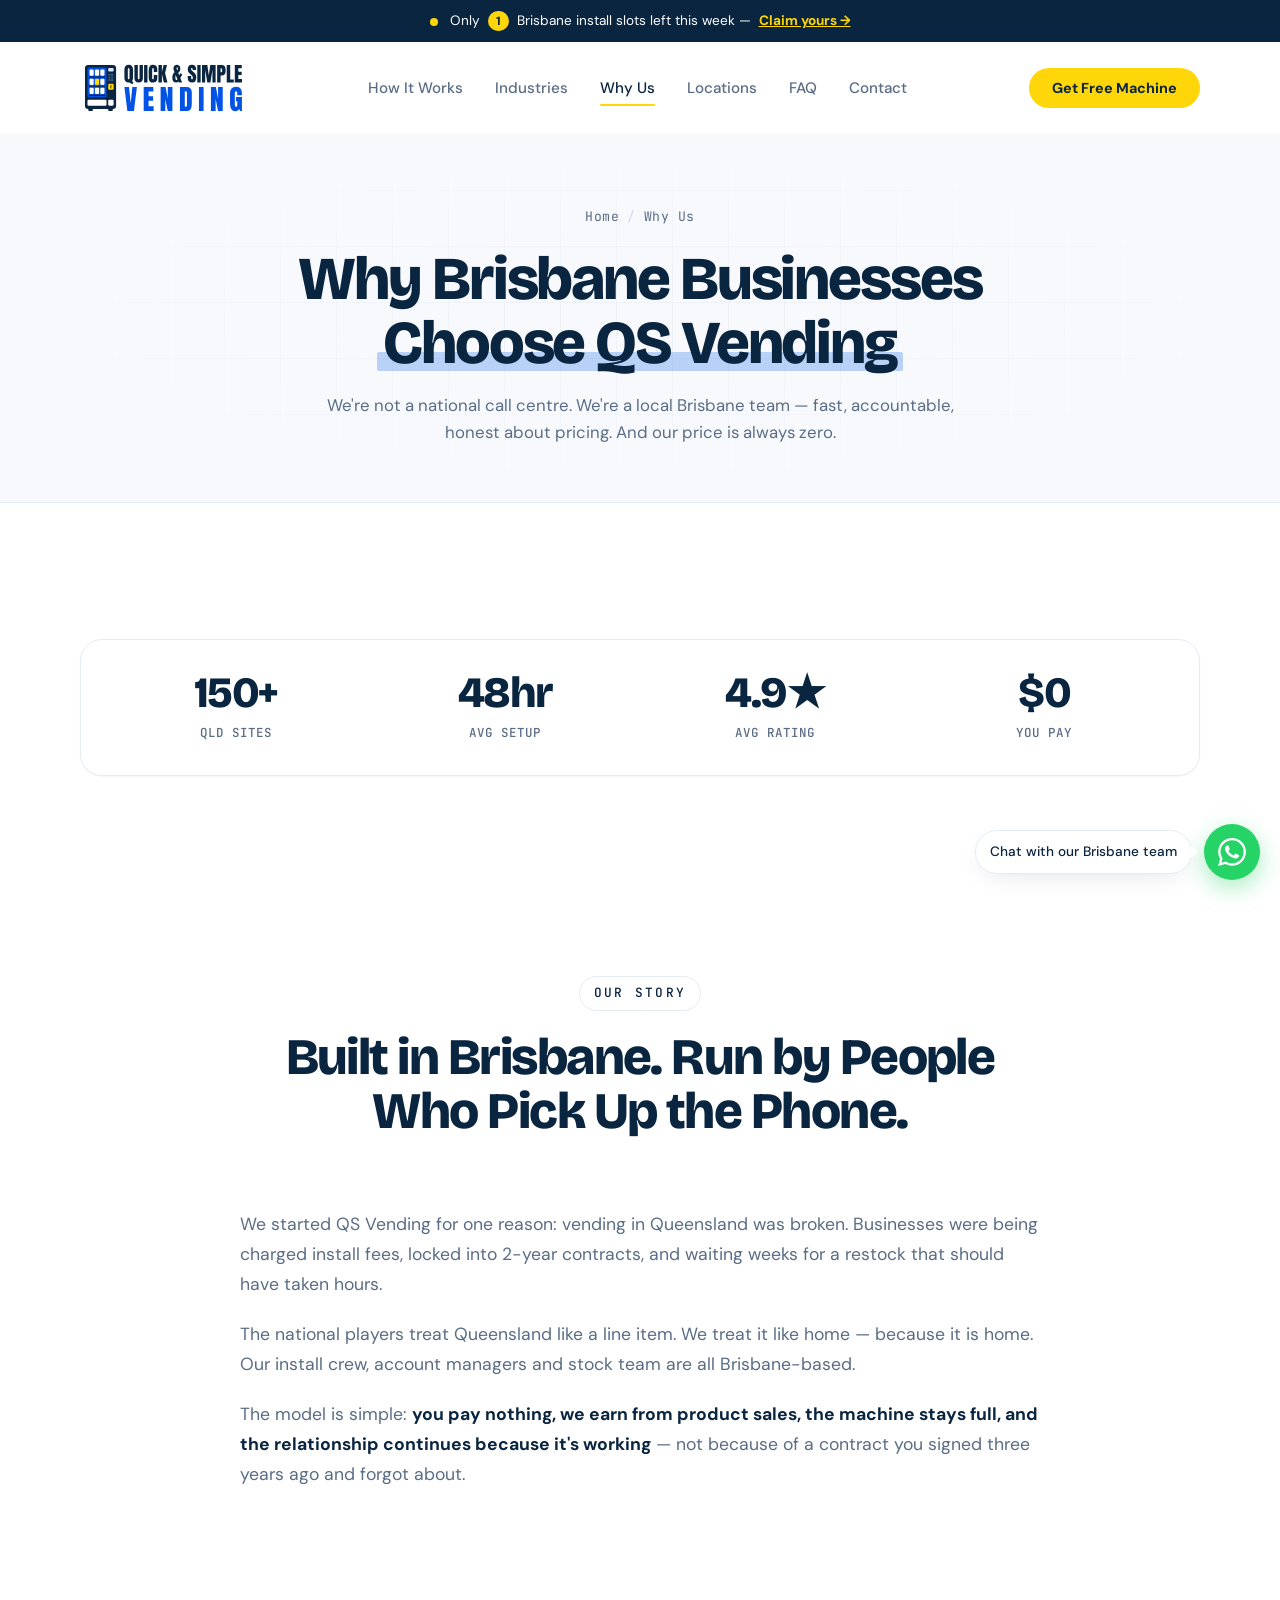
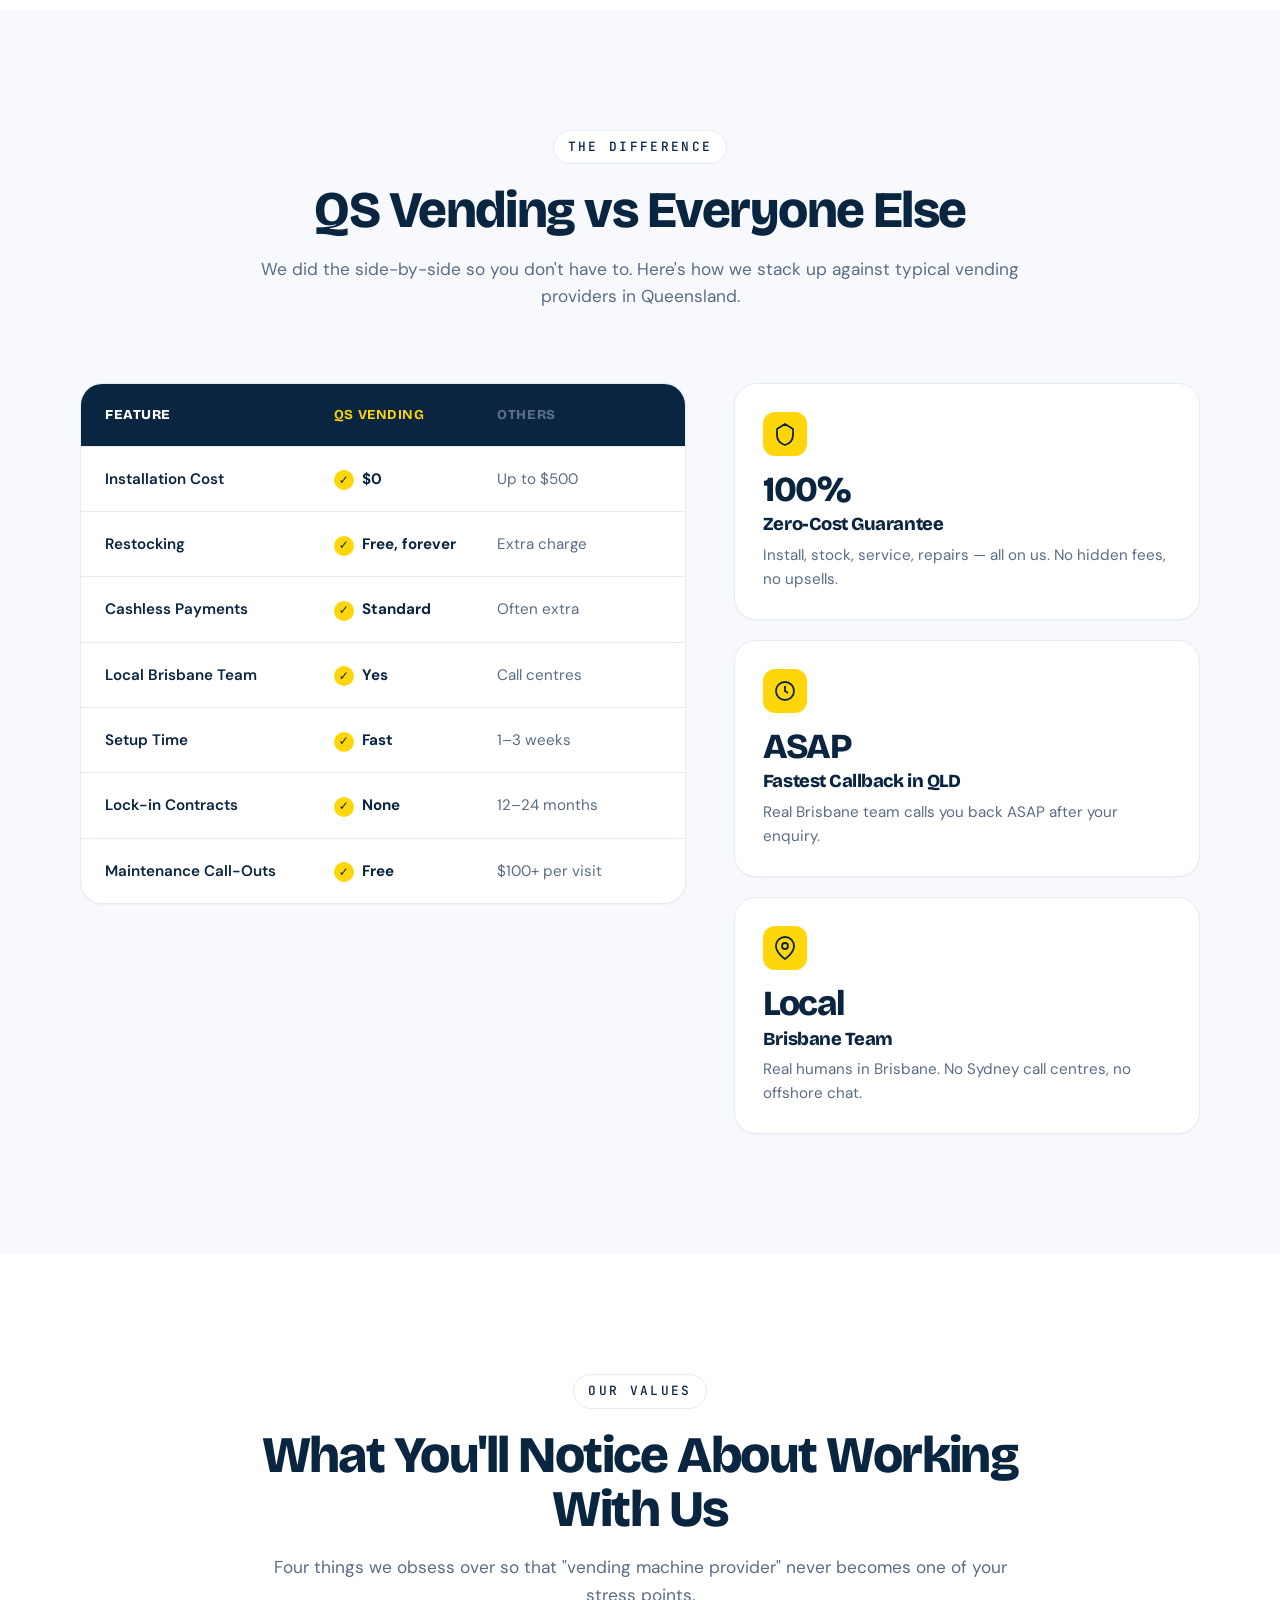
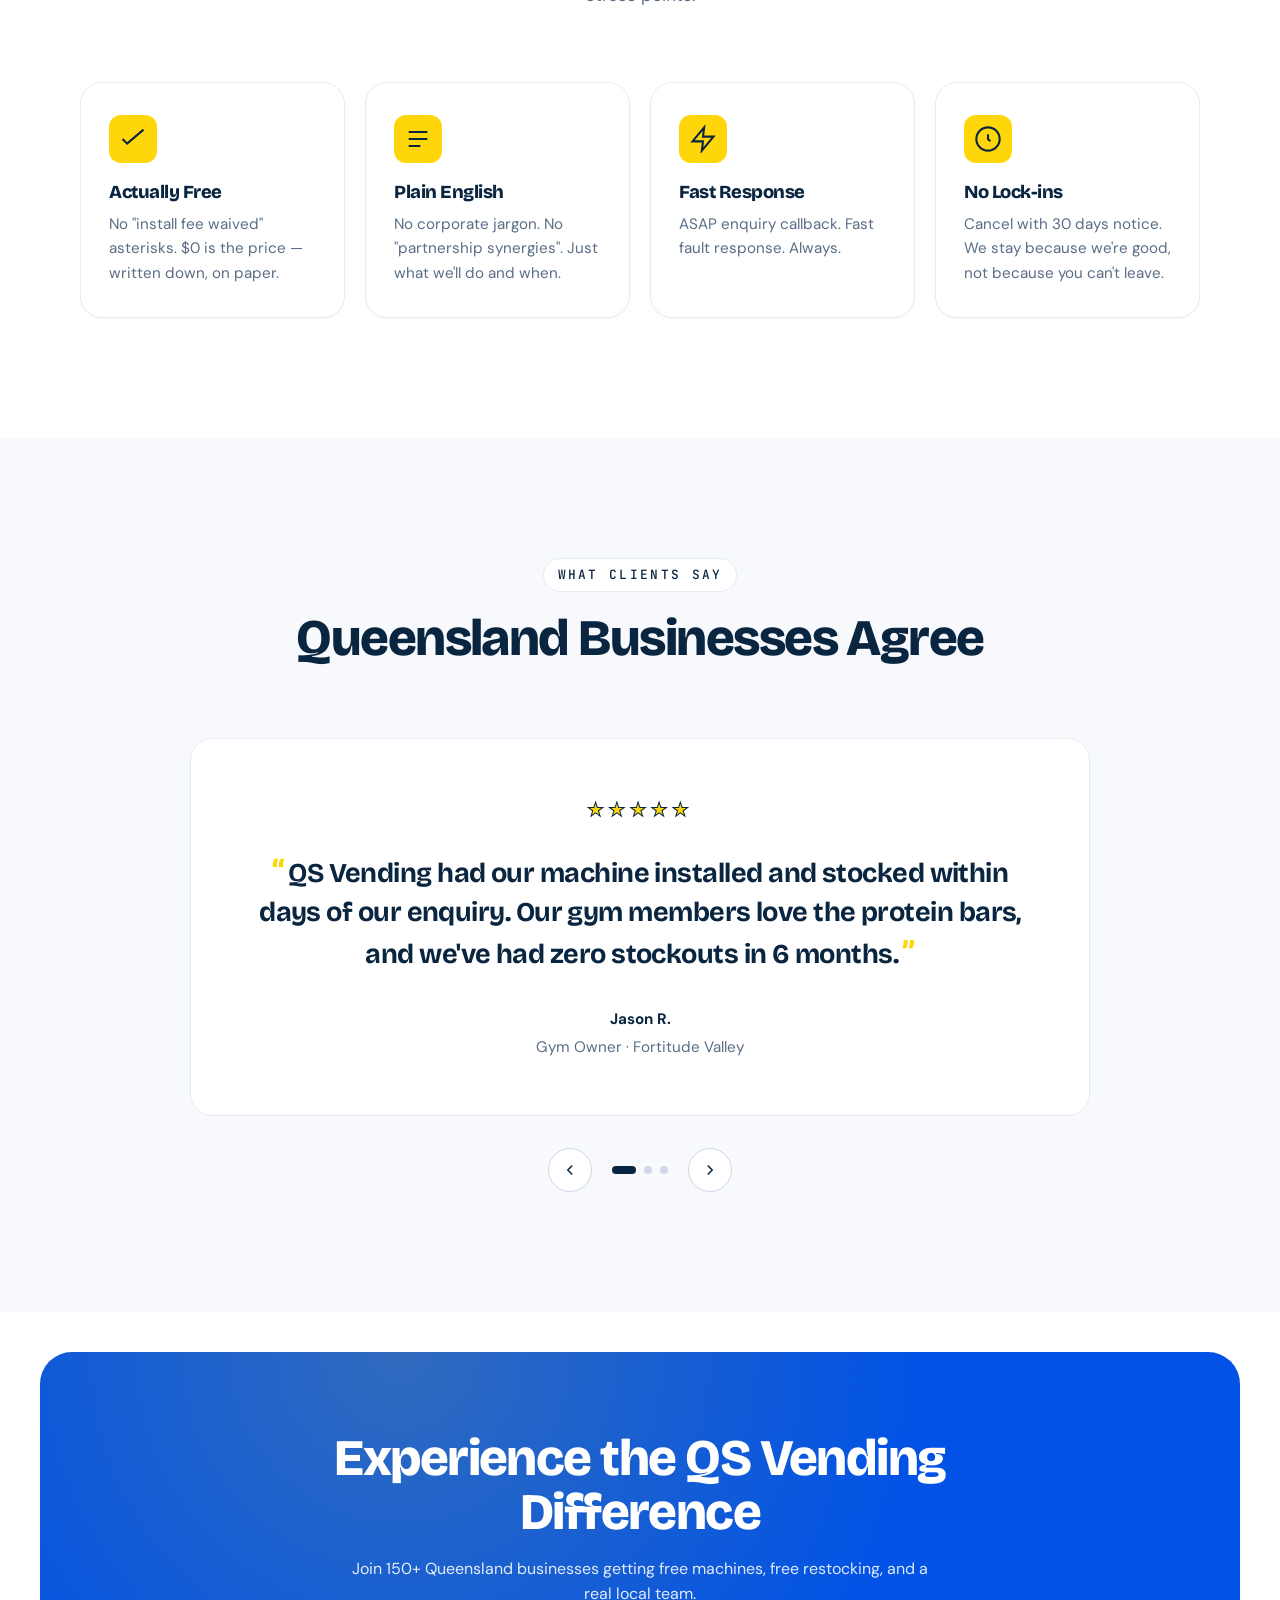
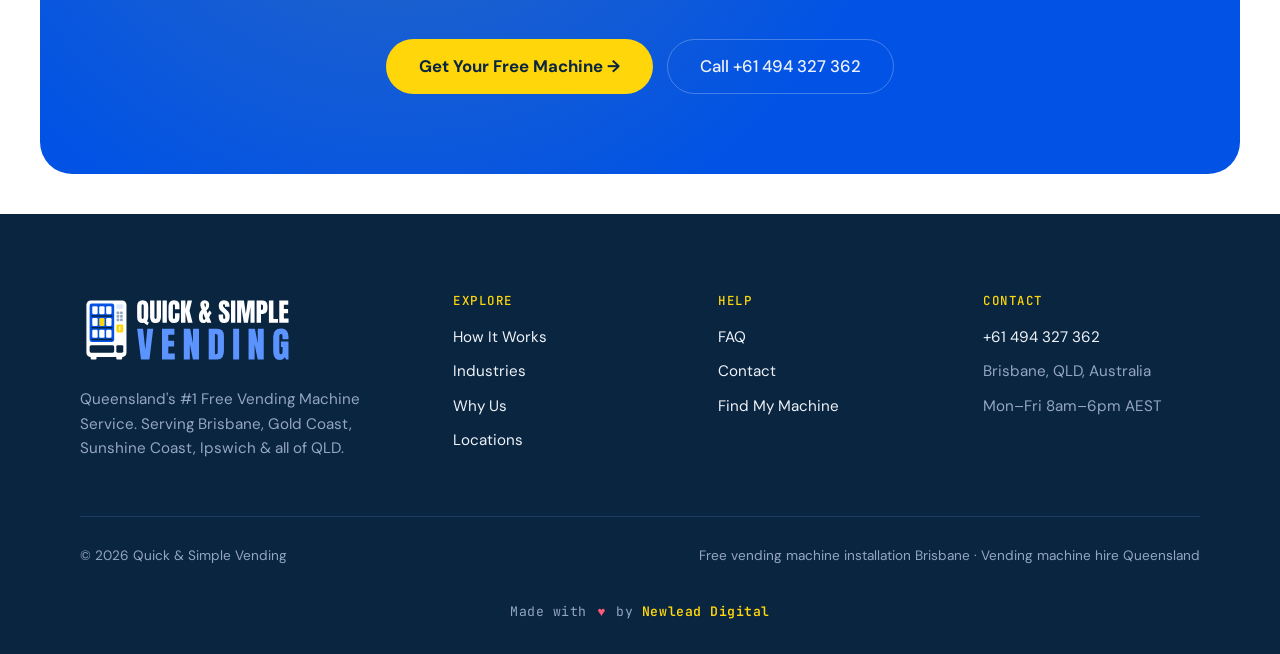
<file: about.html>
<!DOCTYPE html>
<html lang="en-AU">
<head>
<meta charset="UTF-8">
<meta name="viewport" content="width=device-width, initial-scale=1.0">
<title>Why Us — Brisbane-Based Vending Machine Company | QS Vending</title>
<meta name="description" content="QS Vending is a local Brisbane team offering free vending machine installation across Queensland. See why 150+ QLD businesses chose us over national competitors.">
<link rel="canonical" href="https://qsvending.com.au/about.html">
<meta property="og:title" content="Why Brisbane Businesses Choose QS Vending">
<meta property="og:description" content="Local team, zero cost, fast setup. See how we compare to national vending machine competitors.">
<meta property="og:url" content="https://qsvending.com.au/about.html">
<meta property="og:type" content="website">
<link rel="icon" href="favicon.ico" sizes="any">
<link rel="icon" type="image/svg+xml" href="brand/qsvending-icon.svg">
<link rel="apple-touch-icon" href="apple-touch-icon.png">
<meta name="theme-color" content="#0A2540">
<meta property="og:image" content="https://qsvending.com.au/brand/og-image.png">
<meta property="og:image:width" content="1200">
<meta property="og:image:height" content="630">
<meta property="og:image:alt" content="Quick &amp; Simple Vending — free vending machines for Queensland businesses">
<meta name="twitter:image" content="https://qsvending.com.au/brand/og-image.png">
<link rel="preconnect" href="https://fonts.googleapis.com">
<link rel="preconnect" href="https://fonts.gstatic.com" crossorigin>
<link href="https://fonts.googleapis.com/css2?family=Bricolage+Grotesque:opsz,wght@12..96,700;12..96,800&family=DM+Sans:wght@400;500;700&family=JetBrains+Mono:wght@400;500&display=swap" rel="stylesheet">
<link rel="stylesheet" href="styles.css">

<script type="application/ld+json">
{
  "@context": "https://schema.org",
  "@type": "Organization",
  "name": "Quick & Simple Vending",
  "url": "https://qsvending.com.au",
  "logo": "https://qsvending.com.au/brand/qsvending-logo-white-bg.png",
  "telephone": "+61494327362",
  "address": {"@type": "PostalAddress", "addressLocality": "Brisbane", "addressRegion": "QLD", "addressCountry": "AU"},
  "description": "Local Brisbane vending machine company offering free installation, restocking and maintenance across Queensland."
}
</script>
</head>
<body>

<div class="announce-bar">
  <span class="dot-live" aria-hidden="true"></span>
  Now accepting new locations in Brisbane &amp; QLD —
  <a href="contact.html">Enquire Free →</a>
</div>

<nav class="main-nav">
  <div class="container nav-inner">
    <a href="index.html" class="logo"><img src="brand/qsvending-logo.svg" alt="Quick &amp; Simple Vending" class="logo-img" width="167" height="56"></a>
    <div class="nav-links">
      <a href="how-it-works.html">How It Works</a>
      <a href="industries.html">Industries</a>
      <a href="about.html" class="active">Why Us</a>
      <a href="locations.html">Locations</a>
      <a href="faq.html">FAQ</a>
      <a href="contact.html">Contact</a>
    </div>
    <a href="contact.html" class="btn btn-primary nav-cta">Get Free Machine</a>
    <button class="hamburger" id="hamburger" aria-label="Open menu" aria-expanded="false">
      <span></span><span></span><span></span>
    </button>
  </div>
</nav>

<div class="mobile-menu" id="mobileMenu">
  <a href="how-it-works.html">How It Works</a>
  <a href="industries.html">Industries</a>
  <a href="about.html">Why Us</a>
  <a href="locations.html">Locations</a>
  <a href="faq.html">FAQ</a>
  <a href="contact.html">Contact</a>
  <a href="contact.html" class="btn btn-primary">Get Free Machine →</a>
</div>

<main>

<section class="page-hero">
  <div class="container page-hero-inner">
    <div class="breadcrumb"><a href="index.html">Home</a><span class="sep">/</span>Why Us</div>
    <h1>Why Brisbane Businesses <span class="highlight">Choose QS Vending</span></h1>
    <p class="page-hero-sub">We're not a national call centre. We're a local Brisbane team — fast, accountable, honest about pricing. And our price is always zero.</p>
  </div>
</section>

<!-- STATS -->
<section class="tight">
  <div class="container">
    <div class="stats-row" data-counter-group>
      <div class="stat"><div class="stat-num" data-target="150" data-suffix="+">0+</div><div class="stat-label">QLD Sites</div></div>
      <div class="stat"><div class="stat-num" data-target="48" data-suffix="hr">0hr</div><div class="stat-label">Avg Setup</div></div>
      <div class="stat"><div class="stat-num" data-target="4.9" data-suffix="★" data-decimal="1">0.0★</div><div class="stat-label">Avg Rating</div></div>
      <div class="stat"><div class="stat-num" data-target="0" data-prefix="$">$0</div><div class="stat-label">You Pay</div></div>
    </div>
  </div>
</section>

<!-- STORY -->
<section>
  <div class="container-narrow">
    <div class="section-head">
      <span class="eyebrow">Our Story</span>
      <h2>Built in Brisbane. Run by People Who Pick Up the Phone.</h2>
    </div>
    <div style="font-size:1.1rem;line-height:1.7;color:var(--text-muted);display:grid;gap:20px">
      <p>We started QS Vending for one reason: vending in Queensland was broken. Businesses were being charged install fees, locked into 2-year contracts, and waiting weeks for a restock that should have taken hours.</p>
      <p>The national players treat Queensland like a line item. We treat it like home — because it is home. Our install crew, account managers and stock team are all Brisbane-based.</p>
      <p>The model is simple: <strong style="color:var(--primary)">you pay nothing, we earn from product sales, the machine stays full, and the relationship continues because it's working</strong> — not because of a contract you signed three years ago and forgot about.</p>
    </div>
  </div>
</section>

<!-- COMPARISON -->
<section class="section-soft">
  <div class="container">
    <div class="section-head">
      <span class="eyebrow">The Difference</span>
      <h2>QS Vending vs Everyone Else</h2>
      <p>We did the side-by-side so you don't have to. Here's how we stack up against typical vending providers in Queensland.</p>
    </div>

    <div class="why-grid">
      <div class="comparison-table">
        <div class="comp-row head">
          <div>Feature</div>
          <div class="qs-col">QS Vending</div>
          <div class="other-col">Others</div>
        </div>
        <div class="comp-row">
          <div class="feat">Installation Cost</div>
          <div class="qs-col">$0</div>
          <div class="other-col">Up to $500</div>
        </div>
        <div class="comp-row">
          <div class="feat">Restocking</div>
          <div class="qs-col">Free, forever</div>
          <div class="other-col">Extra charge</div>
        </div>
        <div class="comp-row">
          <div class="feat">Cashless Payments</div>
          <div class="qs-col">Standard</div>
          <div class="other-col">Often extra</div>
        </div>
        <div class="comp-row">
          <div class="feat">Local Brisbane Team</div>
          <div class="qs-col">Yes</div>
          <div class="other-col">Call centres</div>
        </div>
        <div class="comp-row">
          <div class="feat">Setup Time</div>
          <div class="qs-col">Fast</div>
          <div class="other-col">1–3 weeks</div>
        </div>
        <div class="comp-row">
          <div class="feat">Lock-in Contracts</div>
          <div class="qs-col">None</div>
          <div class="other-col">12–24 months</div>
        </div>
        <div class="comp-row">
          <div class="feat">Maintenance Call-Outs</div>
          <div class="qs-col">Free</div>
          <div class="other-col">$100+ per visit</div>
        </div>
      </div>

      <div class="why-features">
        <div class="why-card">
          <svg class="why-icon" viewBox="0 0 24 24" fill="none" stroke="currentColor" stroke-width="1.8"><path d="M12 2L4 7v6c0 5 3.5 8.5 8 10 4.5-1.5 8-5 8-10V7l-8-5z"/></svg>
          <div class="why-stat">100%</div>
          <h4>Zero-Cost Guarantee</h4>
          <p>Install, stock, service, repairs — all on us. No hidden fees, no upsells.</p>
        </div>
        <div class="why-card">
          <svg class="why-icon" viewBox="0 0 24 24" fill="none" stroke="currentColor" stroke-width="1.8"><circle cx="12" cy="12" r="9"/><path d="M12 7v5l3 2"/></svg>
          <div class="why-stat">ASAP</div>
          <h4>Fastest Callback in QLD</h4>
          <p>Real Brisbane team calls you back ASAP after your enquiry.</p>
        </div>
        <div class="why-card">
          <svg class="why-icon" viewBox="0 0 24 24" fill="none" stroke="currentColor" stroke-width="1.8"><path d="M21 10c0 7-9 13-9 13S3 17 3 10a9 9 0 0118 0z"/><circle cx="12" cy="10" r="3"/></svg>
          <div class="why-stat">Local</div>
          <h4>Brisbane Team</h4>
          <p>Real humans in Brisbane. No Sydney call centres, no offshore chat.</p>
        </div>
      </div>
    </div>
  </div>
</section>

<!-- VALUES -->
<section>
  <div class="container">
    <div class="section-head">
      <span class="eyebrow">Our Values</span>
      <h2>What You'll Notice About Working With Us</h2>
      <p>Four things we obsess over so that "vending machine provider" never becomes one of your stress points.</p>
    </div>
    <div class="feature-grid-4">
      <div class="feature-card">
        <div class="f-icon"><svg viewBox="0 0 24 24" fill="none" stroke="currentColor" stroke-width="1.8"><path d="M3 12l4 4L21 4"/></svg></div>
        <h3>Actually Free</h3>
        <p>No "install fee waived" asterisks. $0 is the price — written down, on paper.</p>
      </div>
      <div class="feature-card">
        <div class="f-icon"><svg viewBox="0 0 24 24" fill="none" stroke="currentColor" stroke-width="1.8"><path d="M4 6h16M4 12h16M4 18h10"/></svg></div>
        <h3>Plain English</h3>
        <p>No corporate jargon. No "partnership synergies". Just what we'll do and when.</p>
      </div>
      <div class="feature-card">
        <div class="f-icon"><svg viewBox="0 0 24 24" fill="none" stroke="currentColor" stroke-width="1.8"><path d="M13 2L3 14h9l-1 8 10-12h-9l1-8z"/></svg></div>
        <h3>Fast Response</h3>
        <p>ASAP enquiry callback. Fast fault response. Always.</p>
      </div>
      <div class="feature-card">
        <div class="f-icon"><svg viewBox="0 0 24 24" fill="none" stroke="currentColor" stroke-width="1.8"><path d="M12 8v4l2 2"/><circle cx="12" cy="12" r="10"/></svg></div>
        <h3>No Lock-ins</h3>
        <p>Cancel with 30 days notice. We stay because we're good, not because you can't leave.</p>
      </div>
    </div>
  </div>
</section>

<!-- TESTIMONIAL -->
<section class="section-soft">
  <div class="container">
    <div class="section-head">
      <span class="eyebrow">What Clients Say</span>
      <h2>Queensland Businesses Agree</h2>
    </div>

    <div class="carousel">
      <div class="carousel-viewport">
        <div class="carousel-track" id="carouselTrack">
          <article class="testimonial">
            <div class="stars">★★★★★</div>
            <p class="testimonial-quote">QS Vending had our machine installed and stocked within days of our enquiry. Our gym members love the protein bars, and we've had zero stockouts in 6 months.</p>
            <div class="testimonial-meta"><strong>Jason R.</strong>Gym Owner · Fortitude Valley</div>
          </article>
          <article class="testimonial">
            <div class="stars">★★★★★</div>
            <p class="testimonial-quote">The machine was installed within 2 days of my enquiry. Staff love it and we haven't paid a cent in 8 months.</p>
            <div class="testimonial-meta"><strong>Sarah M.</strong>Office Manager · South Brisbane</div>
          </article>
          <article class="testimonial">
            <div class="stars">★★★★★</div>
            <p class="testimonial-quote">Replaced our old tuck shop with a QS Vending machine. Healthier options, zero management for us.</p>
            <div class="testimonial-meta"><strong>Mark T.</strong>School Principal · Ipswich</div>
          </article>
        </div>
      </div>
      <div class="carousel-controls">
        <button class="carousel-btn" id="prevBtn" aria-label="Previous">
          <svg width="18" height="18" viewBox="0 0 24 24" fill="none" stroke="currentColor" stroke-width="2"><path d="M15 18l-6-6 6-6"/></svg>
        </button>
        <div class="carousel-dots" id="carouselDots"></div>
        <button class="carousel-btn" id="nextBtn" aria-label="Next">
          <svg width="18" height="18" viewBox="0 0 24 24" fill="none" stroke="currentColor" stroke-width="2"><path d="M9 18l6-6-6-6"/></svg>
        </button>
      </div>
    </div>
  </div>
</section>

<!-- CTA STRIP -->
<section class="cta-wrap-outer">
  <div class="cta-strip">
    <h2>Experience the QS Vending Difference</h2>
    <p>Join 150+ Queensland businesses getting free machines, free restocking, and a real local team.</p>
    <div class="cta-strip-buttons">
      <a href="contact.html" class="btn btn-primary btn-lg">Get Your Free Machine →</a>
      <a href="tel:+61494327362" class="btn btn-outline btn-lg">Call +61 494 327 362</a>
    </div>
  </div>
</section>

</main>

<footer class="main-footer">
  <div class="container">
    <div class="footer-top">
      <div class="footer-about">
        <a href="index.html" class="logo"><img src="brand/qsvending-logo-reversed.svg" alt="Quick &amp; Simple Vending" class="logo-img" width="215" height="72"></a>
        <p>Queensland's #1 Free Vending Machine Service. Serving Brisbane, Gold Coast, Sunshine Coast, Ipswich &amp; all of QLD.</p>
      </div>
      <div class="footer-col">
        <h5>Explore</h5>
        <ul>
          <li><a href="how-it-works.html">How It Works</a></li>
          <li><a href="industries.html">Industries</a></li>
          <li><a href="about.html">Why Us</a></li>
          <li><a href="locations.html">Locations</a></li>
        </ul>
      </div>
      <div class="footer-col">
        <h5>Help</h5>
        <ul>
          <li><a href="faq.html">FAQ</a></li>
          <li><a href="contact.html">Contact</a></li>
          <li><a href="industries.html#configurator">Find My Machine</a></li>
        </ul>
      </div>
      <div class="footer-col">
        <h5>Contact</h5>
        <ul>
          <li><a href="tel:+61494327362">+61 494 327 362</a></li>
          <li>Brisbane, QLD, Australia</li>
          <li>Mon–Fri 8am–6pm AEST</li>
        </ul>
      </div>
    </div>
    <div class="footer-bottom">
      <div>© <span data-year>2026</span> Quick &amp; Simple Vending</div>
      <div class="footer-keywords">Free vending machine installation Brisbane · Vending machine hire Queensland</div>
    </div>
    <div class="footer-credit">Made with <span class="heart" aria-label="love">♥</span> by <a href="https://newleadigital.com" target="_blank" rel="noopener">Newlead Digital</a></div>
  </div>
</footer>

<div class="mobile-cta-bar" id="mobileCtaBar">
  <a href="contact.html" class="btn btn-primary">📞 Get Your Free Machine</a>
</div>

<script src="main.js"></script>
</body>
</html>
</file>
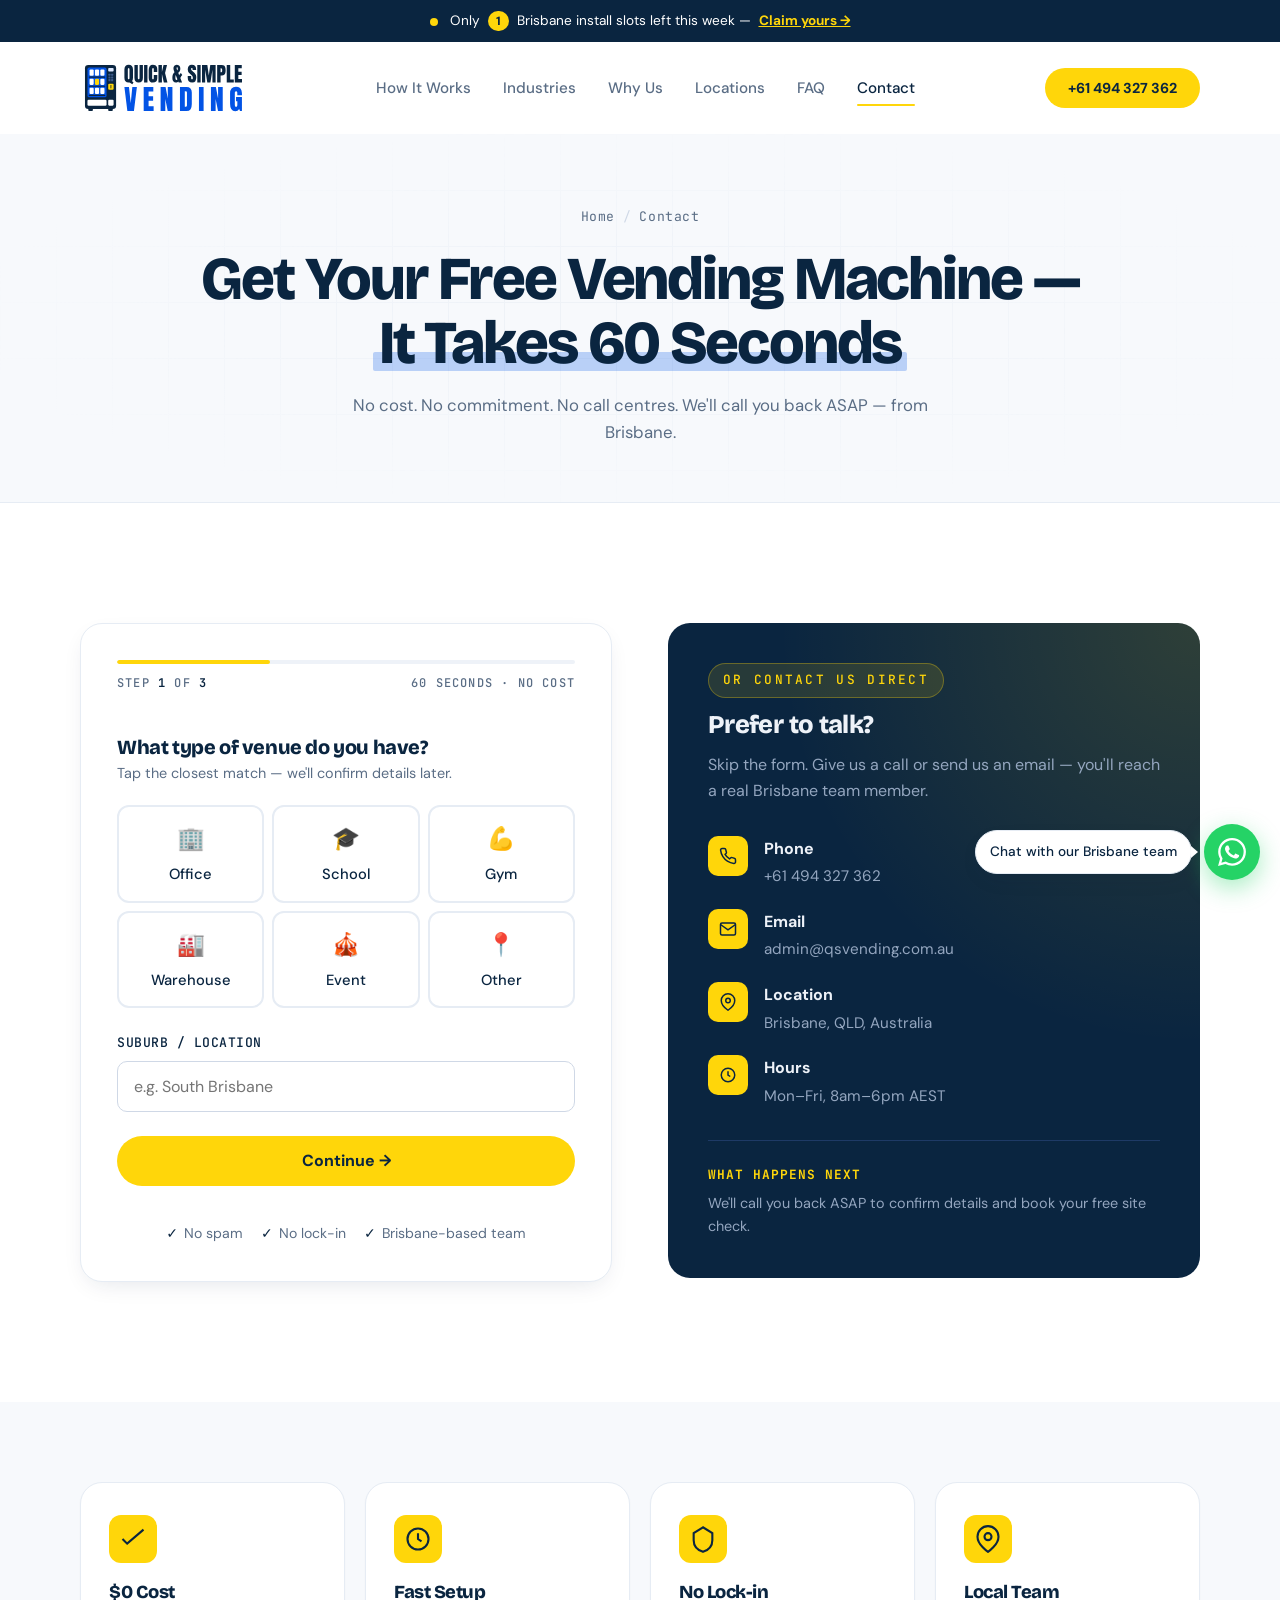
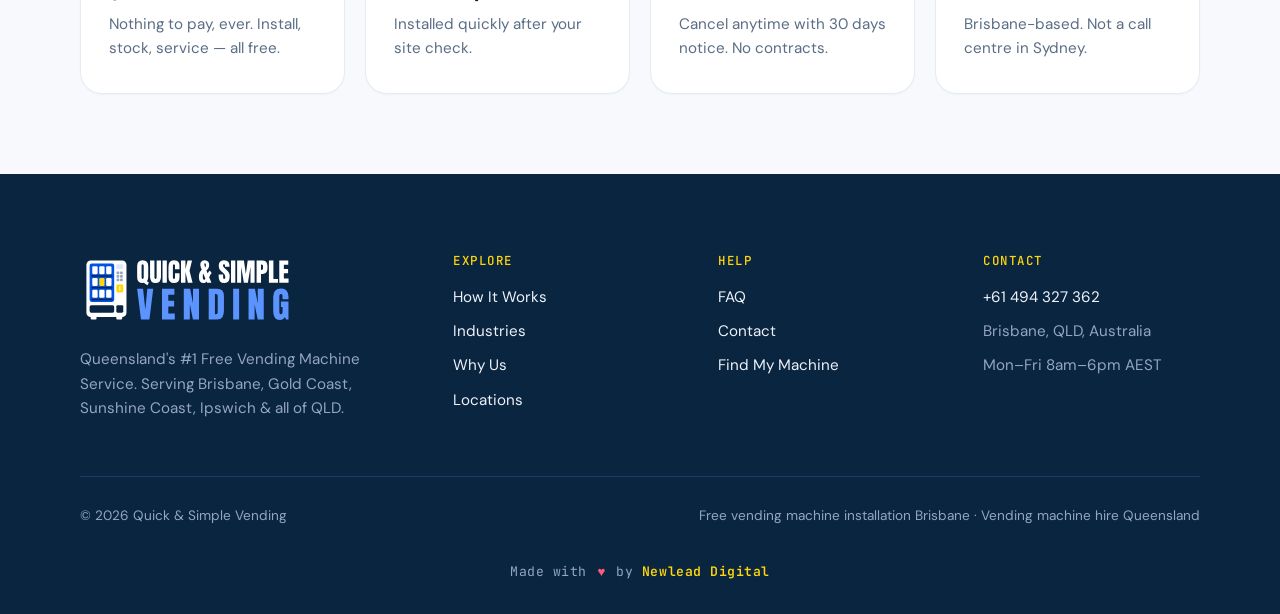
<file: contact.html>
<!DOCTYPE html>
<html lang="en-AU">
<head>
<meta charset="UTF-8">
<meta name="viewport" content="width=device-width, initial-scale=1.0">
<title>Contact — Get Your Free Vending Machine | QS Vending Brisbane</title>
<meta name="description" content="Claim your free vending machine in Brisbane or anywhere in Queensland. 60-second form, ASAP callback, or call +61 494 327 362 directly.">
<link rel="canonical" href="https://qsvending.com.au/contact.html">
<meta property="og:title" content="Contact QS Vending — Claim Your Free Machine">
<meta property="og:description" content="60-second enquiry form. ASAP callback. No spam, no lock-in.">
<meta property="og:url" content="https://qsvending.com.au/contact.html">
<meta property="og:type" content="website">
<link rel="icon" href="favicon.ico" sizes="any">
<link rel="icon" type="image/svg+xml" href="brand/qsvending-icon.svg">
<link rel="apple-touch-icon" href="apple-touch-icon.png">
<meta name="theme-color" content="#0A2540">
<meta property="og:image" content="https://qsvending.com.au/brand/og-image.png">
<meta property="og:image:width" content="1200">
<meta property="og:image:height" content="630">
<meta property="og:image:alt" content="Quick &amp; Simple Vending — free vending machines for Queensland businesses">
<meta name="twitter:image" content="https://qsvending.com.au/brand/og-image.png">
<link rel="preconnect" href="https://fonts.googleapis.com">
<link rel="preconnect" href="https://fonts.gstatic.com" crossorigin>
<link href="https://fonts.googleapis.com/css2?family=Bricolage+Grotesque:opsz,wght@12..96,700;12..96,800&family=DM+Sans:wght@400;500;700&family=JetBrains+Mono:wght@400;500&display=swap" rel="stylesheet">
<link rel="stylesheet" href="styles.css">

<script type="application/ld+json">
{
  "@context": "https://schema.org",
  "@type": "ContactPage",
  "name": "Contact QS Vending",
  "url": "https://qsvending.com.au/contact.html",
  "about": {
    "@type": "LocalBusiness",
    "name": "Quick & Simple Vending",
    "telephone": "+61494327362",
    "address": {"@type": "PostalAddress", "addressLocality": "Brisbane", "addressRegion": "QLD", "addressCountry": "AU"}
  }
}
</script>
</head>
<body>

<!-- Reusable vending machine symbol -->
<svg width="0" height="0" style="position:absolute" aria-hidden="true" focusable="false">
  <defs>
    <linearGradient id="vmBody" x1="0" y1="0" x2="1" y2="1"><stop offset="0%" stop-color="#0A2540"/><stop offset="100%" stop-color="#13325E"/></linearGradient>
    <linearGradient id="vmGlass" x1="0" y1="0" x2="0" y2="1"><stop offset="0%" stop-color="#1E3A66" stop-opacity="0.95"/><stop offset="100%" stop-color="#0E2E52" stop-opacity="0.95"/></linearGradient>
  </defs>
  <symbol id="vm-master" viewBox="0 0 320 480">
    <ellipse cx="160" cy="470" rx="125" ry="8" fill="#0A2540" opacity="0.18"/>
    <rect x="20" y="20" width="280" height="440" rx="20" fill="url(#vmBody)"/>
    <rect x="22" y="22" width="276" height="436" rx="18" fill="none" stroke="#FFD60A" stroke-width="2"/>
    <rect x="36" y="36" width="248" height="56" rx="10" fill="#13325E"/>
    <circle cx="64" cy="64" r="13" fill="#FFD60A"/>
    <text x="64" y="69" fill="#0A2540" font-size="14" font-weight="800" text-anchor="middle" font-family="'Bricolage Grotesque',sans-serif">Q</text>
    <rect x="86" y="56" width="90" height="6" rx="1" fill="#FFD60A"/>
    <rect x="86" y="68" width="60" height="4" rx="1" fill="#FFFFFF" opacity="0.35"/>
    <rect x="218" y="50" width="54" height="28" rx="4" fill="#0A1628" stroke="#FFD60A" stroke-width="1"/>
    <text x="245" y="69" fill="#FFD60A" font-size="12" font-weight="700" text-anchor="middle" font-family="monospace">$0.00</text>
    <rect x="36" y="104" width="248" height="260" rx="10" fill="url(#vmGlass)"/>
    <rect x="36" y="104" width="248" height="260" rx="10" fill="none" stroke="#FFD60A" stroke-width="1.5"/>
    <rect x="42" y="110" width="8" height="248" rx="4" fill="#FFFFFF" opacity="0.06"/>
    <g transform="translate(48,118)"><rect width="44" height="50" rx="4" fill="#FFFFFF"/><rect x="48" width="44" height="50" rx="4" fill="#FFD60A"/><rect x="96" width="44" height="50" rx="4" fill="#FFFFFF"/><rect x="144" width="44" height="50" rx="4" fill="#E74C3C"/><rect x="192" width="32" height="50" rx="4" fill="#FFFFFF"/></g>
    <g transform="translate(48,178)"><rect width="44" height="50" rx="3" fill="#4A90E2"/><rect x="48" width="44" height="50" rx="3" fill="#FFFFFF"/><rect x="96" width="44" height="50" rx="3" fill="#E74C3C"/><rect x="144" width="44" height="50" rx="3" fill="#FFD60A"/><rect x="192" width="32" height="50" rx="3" fill="#4A90E2"/><rect width="44" height="4" rx="2" fill="#FFFFFF" opacity="0.4"/><rect x="48" width="44" height="4" rx="2" fill="#FFFFFF" opacity="0.4"/><rect x="96" width="44" height="4" rx="2" fill="#FFFFFF" opacity="0.4"/><rect x="144" width="44" height="4" rx="2" fill="#FFFFFF" opacity="0.4"/><rect x="192" width="32" height="4" rx="2" fill="#FFFFFF" opacity="0.4"/></g>
    <g transform="translate(48,238)"><rect width="44" height="50" rx="4" fill="#4EA674"/><rect x="48" width="44" height="50" rx="4" fill="#FFFFFF"/><rect x="96" width="44" height="50" rx="4" fill="#FFD60A"/><rect x="144" width="44" height="50" rx="4" fill="#FFFFFF"/><rect x="192" width="32" height="50" rx="4" fill="#4EA674"/></g>
    <g transform="translate(48,298)"><rect width="44" height="50" rx="4" fill="#FFFFFF"/><rect x="48" width="44" height="50" rx="4" fill="#FFD60A"/><rect x="96" width="44" height="50" rx="4" fill="#E74C3C"/><rect x="144" width="44" height="50" rx="4" fill="#FFFFFF"/><rect x="192" width="32" height="50" rx="4" fill="#FFD60A"/></g>
    <rect x="36" y="376" width="248" height="72" rx="10" fill="#13325E"/>
    <g transform="translate(48,388)"><rect width="56" height="52" rx="6" fill="#0A1628"/><g fill="#FFD60A"><circle cx="14" cy="12" r="3"/><circle cx="28" cy="12" r="3"/><circle cx="42" cy="12" r="3"/><circle cx="14" cy="26" r="3"/><circle cx="28" cy="26" r="3"/><circle cx="42" cy="26" r="3"/><circle cx="14" cy="40" r="3" opacity="0.6"/><circle cx="28" cy="40" r="3" opacity="0.6"/><circle cx="42" cy="40" r="3" opacity="0.6"/></g></g>
    <g transform="translate(116,388)"><rect width="58" height="36" rx="5" fill="#0A1628" stroke="#FFD60A" stroke-width="1.2"/><rect x="6" y="6" width="46" height="12" rx="1.5" fill="#FFD60A"/><text x="29" y="30" fill="#FFFFFF" font-size="8" font-weight="700" text-anchor="middle" font-family="'Bricolage Grotesque',sans-serif">TAP</text></g>
    <g transform="translate(186,388)"><rect width="86" height="52" rx="6" fill="#0A1628" opacity="0.95"/><rect x="6" y="6" width="74" height="40" rx="3" fill="#1E3A66"/><rect x="14" y="24" width="56" height="6" rx="1" fill="#FFD60A" opacity="0.8"/></g>
    <rect x="44" y="458" width="24" height="6" rx="2" fill="#0A1628"/>
    <rect x="252" y="458" width="24" height="6" rx="2" fill="#0A1628"/>
  </symbol>
</svg>

<div class="announce-bar">
  <span class="dot-live" aria-hidden="true"></span>
  Now accepting new locations in Brisbane &amp; QLD —
  <a href="#enquiryForm">Enquire Below →</a>
</div>

<nav class="main-nav">
  <div class="container nav-inner">
    <a href="index.html" class="logo"><img src="brand/qsvending-logo.svg" alt="Quick &amp; Simple Vending" class="logo-img" width="167" height="56"></a>
    <div class="nav-links">
      <a href="how-it-works.html">How It Works</a>
      <a href="industries.html">Industries</a>
      <a href="about.html">Why Us</a>
      <a href="locations.html">Locations</a>
      <a href="faq.html">FAQ</a>
      <a href="contact.html" class="active">Contact</a>
    </div>
    <a href="tel:+61494327362" class="btn btn-primary nav-cta">+61 494 327 362</a>
    <button class="hamburger" id="hamburger" aria-label="Open menu" aria-expanded="false">
      <span></span><span></span><span></span>
    </button>
  </div>
</nav>

<div class="mobile-menu" id="mobileMenu">
  <a href="how-it-works.html">How It Works</a>
  <a href="industries.html">Industries</a>
  <a href="about.html">Why Us</a>
  <a href="locations.html">Locations</a>
  <a href="faq.html">FAQ</a>
  <a href="contact.html">Contact</a>
  <a href="tel:+61494327362" class="btn btn-primary">Call +61 494 327 362</a>
</div>

<main>

<section class="page-hero">
  <div class="container page-hero-inner">
    <div class="breadcrumb"><a href="index.html">Home</a><span class="sep">/</span>Contact</div>
    <h1>Get Your Free Vending Machine — <span class="highlight">It Takes 60 Seconds</span></h1>
    <p class="page-hero-sub">No cost. No commitment. No call centres. We'll call you back ASAP — from Brisbane.</p>
  </div>
</section>

<section>
  <div class="container">
    <div class="contact-layout">
      <!-- MULTI-STEP FORM -->
      <form class="contact-form contact-form-steps" id="enquiryForm" action="https://formsubmit.co/admin@qsvending.com.au" method="POST" novalidate>
        <!-- Formsubmit config -->
        <input type="hidden" name="_subject" value="New QS Vending enquiry">
        <input type="hidden" name="_next" value="https://qsvending.com.au/thanks.html">
        <input type="hidden" name="_captcha" value="false">
        <input type="hidden" name="_template" value="table">
        <input type="hidden" name="source" value="contact-page-form">
        <input type="text" name="_honey" style="display:none" tabindex="-1" autocomplete="off" aria-hidden="true">
        <div class="mstep-header">
          <div class="mstep-progress"><div class="mstep-progress-fill"></div></div>
          <div class="mstep-label">
            <span>Step <strong class="mstep-current">1</strong> of <strong class="mstep-total">3</strong></span>
            <span>60 seconds · No cost</span>
          </div>
        </div>

        <!-- Step 1: Venue & Location -->
        <div class="mstep active" data-step="1">
          <h4>What type of venue do you have?</h4>
          <div class="mstep-hint">Tap the closest match — we'll confirm details later.</div>
          <div class="chip-grid">
            <div class="chip-option" data-group="venue" data-value="office"><span class="chip-emoji">🏢</span>Office</div>
            <div class="chip-option" data-group="venue" data-value="school"><span class="chip-emoji">🎓</span>School</div>
            <div class="chip-option" data-group="venue" data-value="gym"><span class="chip-emoji">💪</span>Gym</div>
            <div class="chip-option" data-group="venue" data-value="warehouse"><span class="chip-emoji">🏭</span>Warehouse</div>
            <div class="chip-option" data-group="venue" data-value="event"><span class="chip-emoji">🎪</span>Event</div>
            <div class="chip-option" data-group="venue" data-value="other"><span class="chip-emoji">📍</span>Other</div>
          </div>
          <input type="hidden" name="venue" id="venue">
          <div class="mstep-fields" style="margin-top: 24px">
            <div class="field">
              <label for="suburb">Suburb / Location</label>
              <input type="text" id="suburb" name="suburb" required placeholder="e.g. South Brisbane" autocomplete="address-level2">
            </div>
          </div>
          <div class="mstep-nav">
            <button type="button" class="btn btn-primary mstep-next">Continue →</button>
          </div>
        </div>

        <!-- Step 2: Contact Details -->
        <div class="mstep" data-step="2">
          <h4>Who should we call?</h4>
          <div class="mstep-hint">Just the basics. No long questionnaires.</div>
          <div class="mstep-fields">
            <div class="field">
              <label for="name">Your Name</label>
              <input type="text" id="name" name="name" required placeholder="e.g. Sarah Mitchell" autocomplete="name">
            </div>
            <div class="field">
              <label for="business">Business Name</label>
              <input type="text" id="business" name="business" required placeholder="e.g. Acme Pty Ltd" autocomplete="organization">
            </div>
          </div>
          <div class="mstep-nav">
            <button type="button" class="btn btn-outline mstep-back">← Back</button>
            <button type="button" class="btn btn-primary mstep-next">Continue →</button>
          </div>
        </div>

        <!-- Step 3: Phone & Booking -->
        <div class="mstep" data-step="3">
          <h4>Last step — when's a good time to call?</h4>
          <div class="mstep-hint">We'll call you back ASAP. Or pick a preferred slot below.</div>
          <div class="mstep-fields">
            <div class="field">
              <label for="phone">Phone Number</label>
              <input type="tel" id="phone" name="phone" required placeholder="+61 4xx xxx xxx" autocomplete="tel">
            </div>
          </div>

          <div class="booking-slots">
            <div class="booking-slots-head">
              <span>Preferred call-back slot</span>
              <span class="opt-tag">Optional</span>
            </div>
            <div class="slot-grid" id="slotGrid"></div>
          </div>
          <input type="hidden" id="preferredSlot" name="preferred_slot" value="">
          <input type="hidden" id="quiz_result" name="quiz_result" value="">

          <div class="mstep-nav" style="margin-top: 28px">
            <button type="button" class="btn btn-outline mstep-back">← Back</button>
            <button type="submit" class="btn btn-primary" style="flex:1">Claim My Free Machine →</button>
          </div>
        </div>

        <div class="contact-trust" style="margin-top:20px">
          <span>No spam</span>
          <span>No lock-in</span>
          <span>Brisbane-based team</span>
        </div>
      </form>

      <!-- INFO -->
      <aside class="contact-info">
        <span class="eyebrow" style="background:rgba(255,214,10,0.12);border-color:rgba(255,214,10,0.3);color:var(--accent);margin-bottom:14px">Or Contact Us Direct</span>
        <h3>Prefer to talk?</h3>
        <p>Skip the form. Give us a call or send us an email — you'll reach a real Brisbane team member.</p>

        <ul class="info-list">
          <li>
            <div class="info-icon">
              <svg width="18" height="18" viewBox="0 0 24 24" fill="none" stroke="currentColor" stroke-width="2"><path d="M22 16.92v3a2 2 0 01-2.18 2 19.79 19.79 0 01-8.63-3.07 19.5 19.5 0 01-6-6 19.79 19.79 0 01-3.07-8.67A2 2 0 014.11 2h3a2 2 0 012 1.72 12.84 12.84 0 00.7 2.81 2 2 0 01-.45 2.11L8.09 9.91a16 16 0 006 6l1.27-1.27a2 2 0 012.11-.45 12.84 12.84 0 002.81.7A2 2 0 0122 16.92z"/></svg>
            </div>
            <div>
              <strong>Phone</strong>
              <a href="tel:+61494327362" class="info-val">+61 494 327 362</a>
            </div>
          </li>
          <li>
            <div class="info-icon">
              <svg width="18" height="18" viewBox="0 0 24 24" fill="none" stroke="currentColor" stroke-width="2"><rect x="2" y="4" width="20" height="16" rx="2"/><path d="M22 6l-10 7L2 6"/></svg>
            </div>
            <div>
              <strong>Email</strong>
              <a href="mailto:admin@qsvending.com.au" class="info-val">admin@qsvending.com.au</a>
            </div>
          </li>
          <li>
            <div class="info-icon">
              <svg width="18" height="18" viewBox="0 0 24 24" fill="none" stroke="currentColor" stroke-width="2"><path d="M21 10c0 7-9 13-9 13S3 17 3 10a9 9 0 0118 0z"/><circle cx="12" cy="10" r="3"/></svg>
            </div>
            <div>
              <strong>Location</strong>
              <span class="info-val">Brisbane, QLD, Australia</span>
            </div>
          </li>
          <li>
            <div class="info-icon">
              <svg width="18" height="18" viewBox="0 0 24 24" fill="none" stroke="currentColor" stroke-width="2"><circle cx="12" cy="12" r="9"/><path d="M12 7v5l3 2"/></svg>
            </div>
            <div>
              <strong>Hours</strong>
              <span class="info-val">Mon–Fri, 8am–6pm AEST</span>
            </div>
          </li>
        </ul>

        <div style="padding-top:24px;border-top:1px solid var(--border-dark);color:var(--text-on-dark-muted);font-size:0.9rem">
          <strong style="color:var(--accent);display:block;margin-bottom:6px;font-family:'JetBrains Mono',monospace;font-size:0.8rem;letter-spacing:0.08em;text-transform:uppercase">What Happens Next</strong>
          We'll call you back ASAP to confirm details and book your free site check.
        </div>
      </aside>
    </div>
  </div>
</section>

<!-- TRUST STRIP -->
<section class="section-soft tight">
  <div class="container">
    <div class="feature-grid-4">
      <div class="feature-card">
        <div class="f-icon"><svg viewBox="0 0 24 24" fill="none" stroke="currentColor" stroke-width="1.8"><path d="M3 12l4 4L21 4"/></svg></div>
        <h3>$0 Cost</h3>
        <p>Nothing to pay, ever. Install, stock, service — all free.</p>
      </div>
      <div class="feature-card">
        <div class="f-icon"><svg viewBox="0 0 24 24" fill="none" stroke="currentColor" stroke-width="1.8"><circle cx="12" cy="12" r="9"/><path d="M12 7v5l3 2"/></svg></div>
        <h3>Fast Setup</h3>
        <p>Installed quickly after your site check.</p>
      </div>
      <div class="feature-card">
        <div class="f-icon"><svg viewBox="0 0 24 24" fill="none" stroke="currentColor" stroke-width="1.8"><path d="M12 2L4 7v6c0 5 3.5 8.5 8 10 4.5-1.5 8-5 8-10V7l-8-5z"/></svg></div>
        <h3>No Lock-in</h3>
        <p>Cancel anytime with 30 days notice. No contracts.</p>
      </div>
      <div class="feature-card">
        <div class="f-icon"><svg viewBox="0 0 24 24" fill="none" stroke="currentColor" stroke-width="1.8"><path d="M21 10c0 7-9 13-9 13S3 17 3 10a9 9 0 0118 0z"/><circle cx="12" cy="10" r="3"/></svg></div>
        <h3>Local Team</h3>
        <p>Brisbane-based. Not a call centre in Sydney.</p>
      </div>
    </div>
  </div>
</section>

</main>

<footer class="main-footer">
  <div class="container">
    <div class="footer-top">
      <div class="footer-about">
        <a href="index.html" class="logo"><img src="brand/qsvending-logo-reversed.svg" alt="Quick &amp; Simple Vending" class="logo-img" width="215" height="72"></a>
        <p>Queensland's #1 Free Vending Machine Service. Serving Brisbane, Gold Coast, Sunshine Coast, Ipswich &amp; all of QLD.</p>
      </div>
      <div class="footer-col">
        <h5>Explore</h5>
        <ul>
          <li><a href="how-it-works.html">How It Works</a></li>
          <li><a href="industries.html">Industries</a></li>
          <li><a href="about.html">Why Us</a></li>
          <li><a href="locations.html">Locations</a></li>
        </ul>
      </div>
      <div class="footer-col">
        <h5>Help</h5>
        <ul>
          <li><a href="faq.html">FAQ</a></li>
          <li><a href="contact.html">Contact</a></li>
          <li><a href="industries.html#configurator">Find My Machine</a></li>
        </ul>
      </div>
      <div class="footer-col">
        <h5>Contact</h5>
        <ul>
          <li><a href="tel:+61494327362">+61 494 327 362</a></li>
          <li>Brisbane, QLD, Australia</li>
          <li>Mon–Fri 8am–6pm AEST</li>
        </ul>
      </div>
    </div>
    <div class="footer-bottom">
      <div>© <span data-year>2026</span> Quick &amp; Simple Vending</div>
      <div class="footer-keywords">Free vending machine installation Brisbane · Vending machine hire Queensland</div>
    </div>
    <div class="footer-credit">Made with <span class="heart" aria-label="love">♥</span> by <a href="https://newleadigital.com" target="_blank" rel="noopener">Newlead Digital</a></div>
  </div>
</footer>

<script src="main.js"></script>
</body>
</html>
</file>
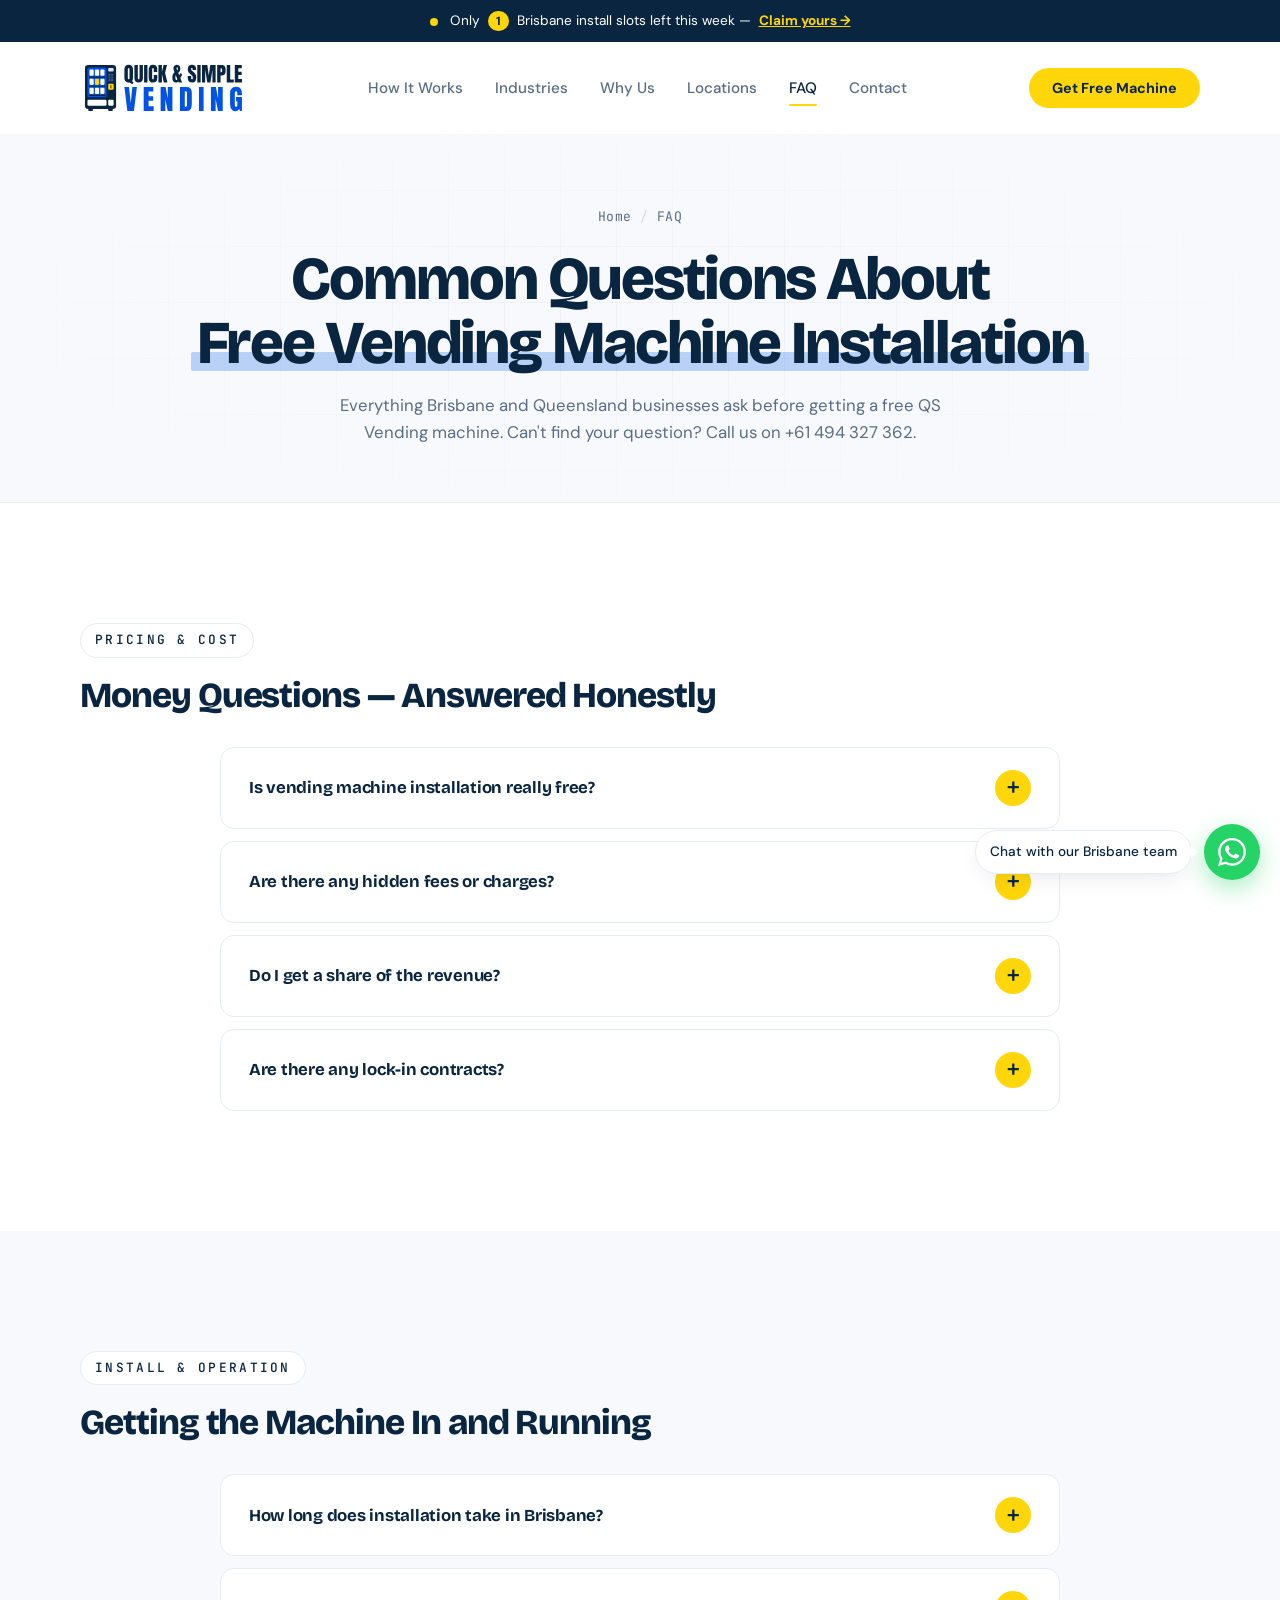
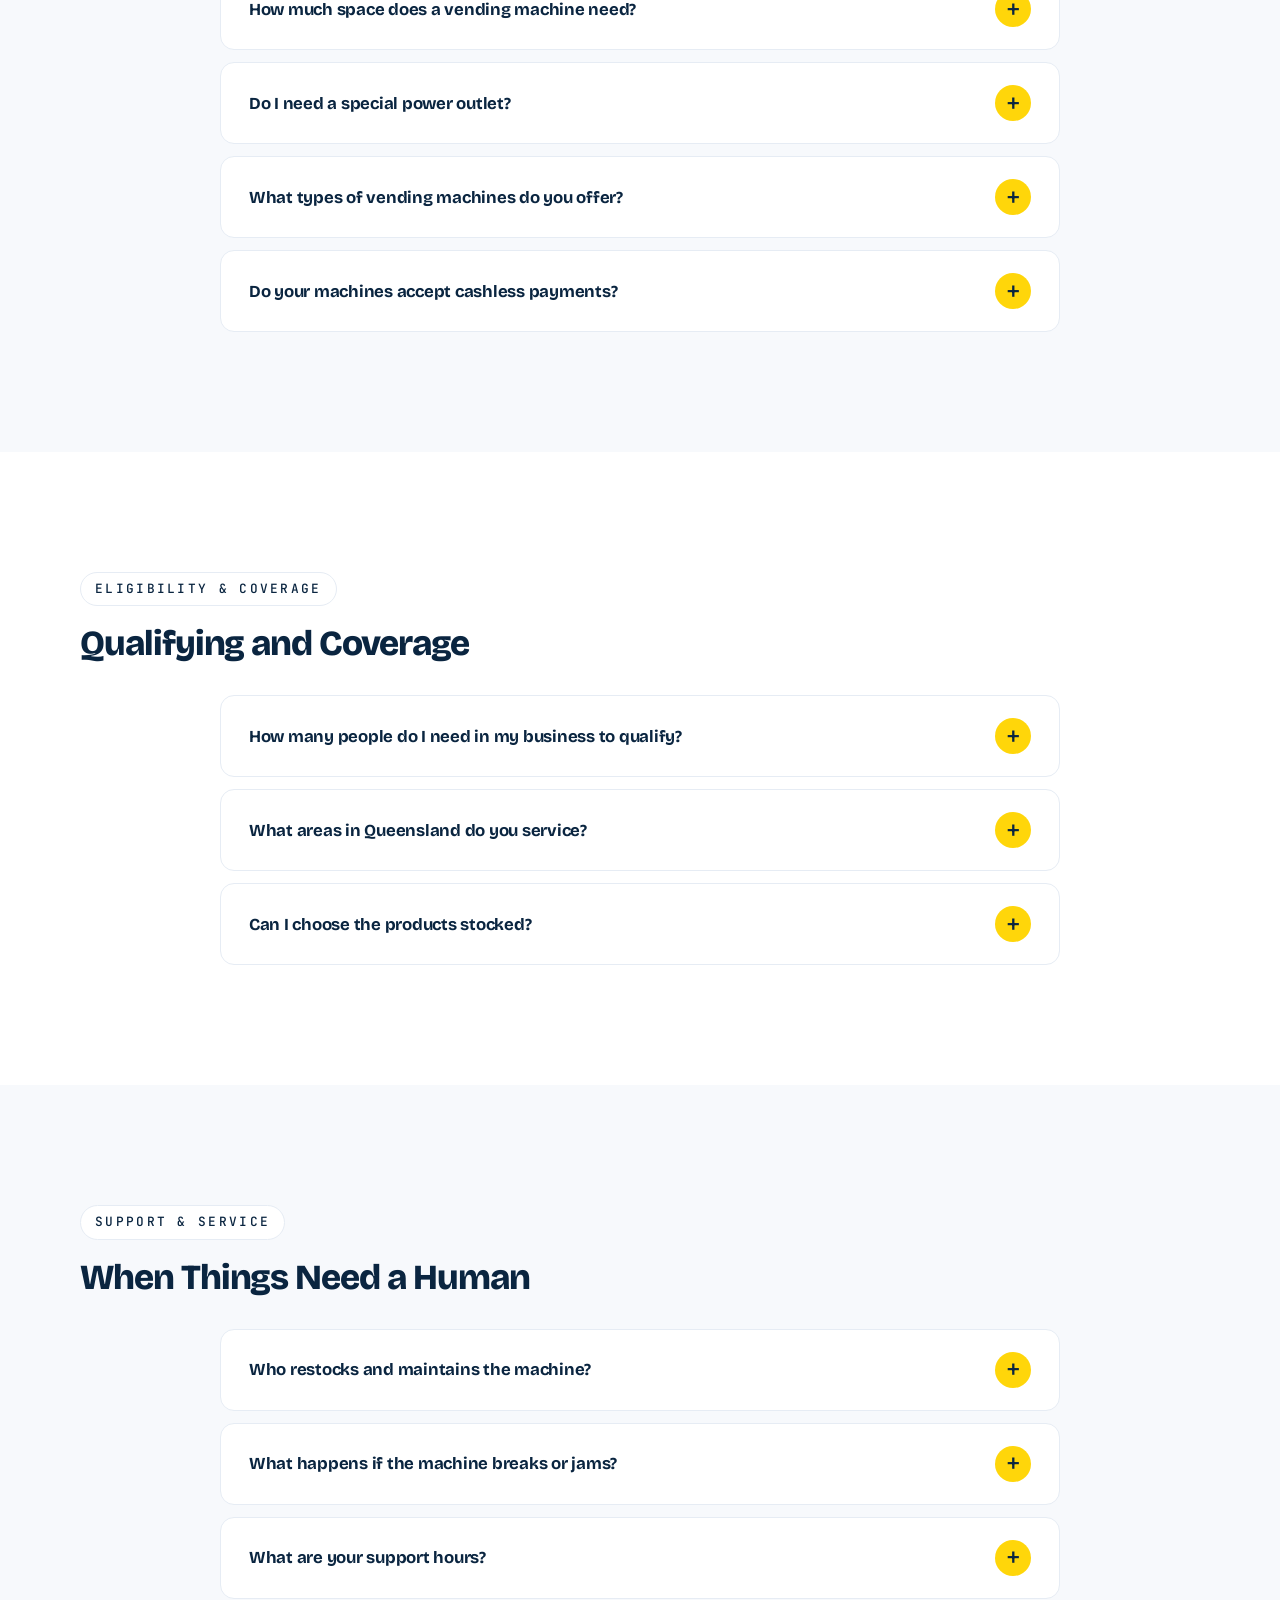
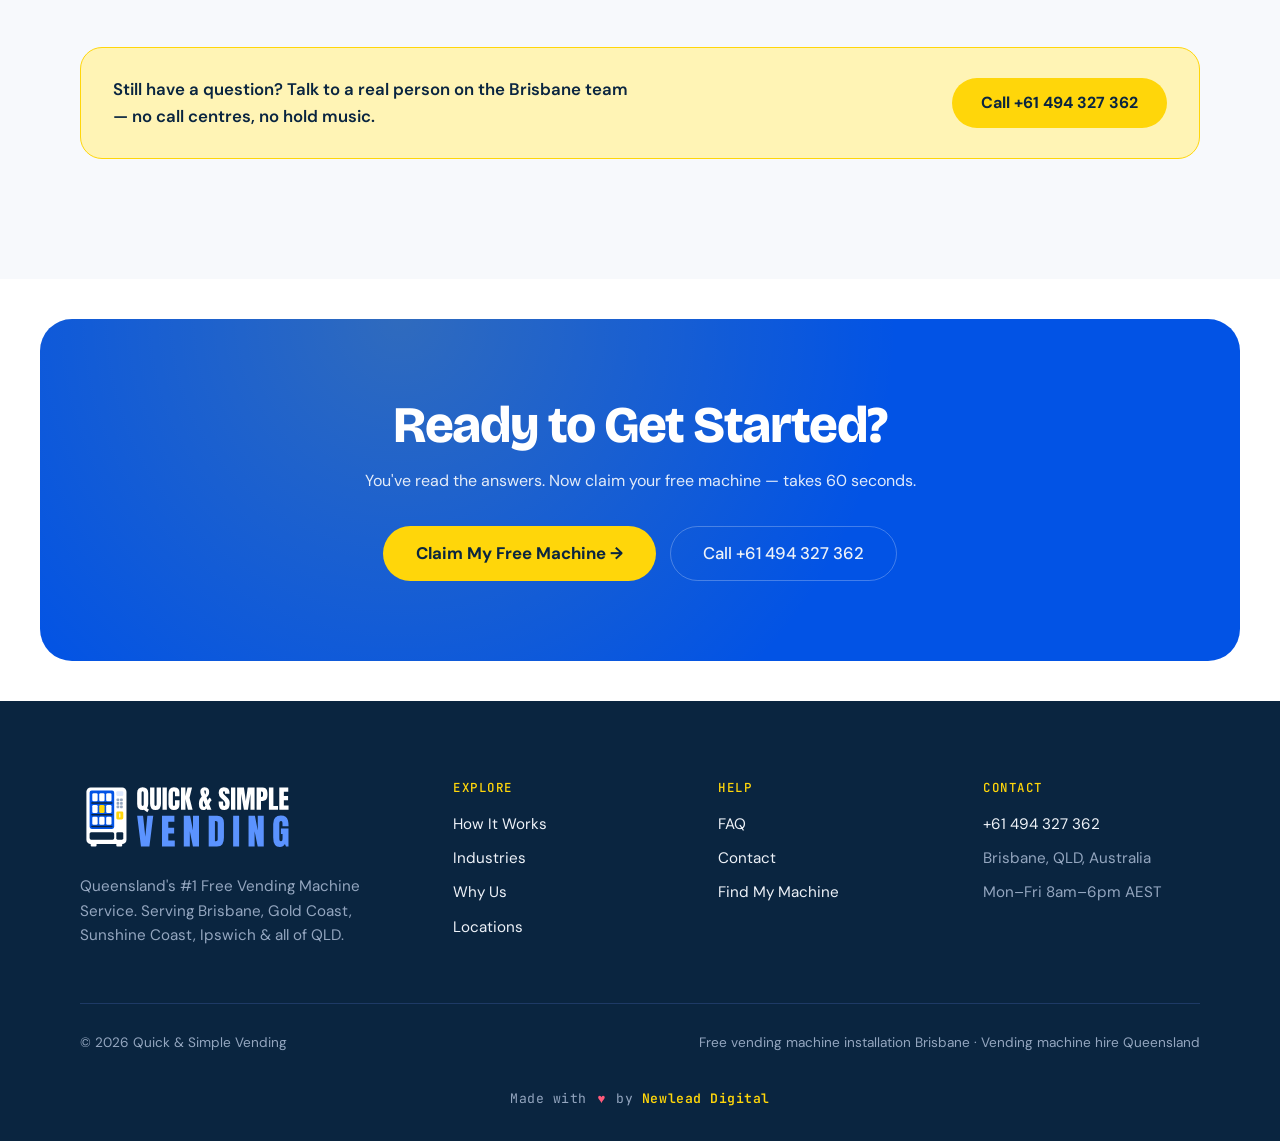
<file: faq.html>
<!DOCTYPE html>
<html lang="en-AU">
<head>
<meta charset="UTF-8">
<meta name="viewport" content="width=device-width, initial-scale=1.0">
<title>FAQ — Free Vending Machine Questions Answered | QS Vending Brisbane</title>
<meta name="description" content="Answers to every common question about free vending machine installation in Brisbane and Queensland — cost, setup time, contracts, cashless payments and more.">
<link rel="canonical" href="https://qsvending.com.au/faq.html">
<meta property="og:title" content="Vending Machine FAQ — Brisbane & Queensland | QS Vending">
<meta property="og:description" content="Every question answered about free vending machine installation in QLD.">
<meta property="og:url" content="https://qsvending.com.au/faq.html">
<meta property="og:type" content="website">
<link rel="icon" href="favicon.ico" sizes="any">
<link rel="icon" type="image/svg+xml" href="brand/qsvending-icon.svg">
<link rel="apple-touch-icon" href="apple-touch-icon.png">
<meta name="theme-color" content="#0A2540">
<meta property="og:image" content="https://qsvending.com.au/brand/og-image.png">
<meta property="og:image:width" content="1200">
<meta property="og:image:height" content="630">
<meta property="og:image:alt" content="Quick &amp; Simple Vending — free vending machines for Queensland businesses">
<meta name="twitter:image" content="https://qsvending.com.au/brand/og-image.png">
<link rel="preconnect" href="https://fonts.googleapis.com">
<link rel="preconnect" href="https://fonts.gstatic.com" crossorigin>
<link href="https://fonts.googleapis.com/css2?family=Bricolage+Grotesque:opsz,wght@12..96,700;12..96,800&family=DM+Sans:wght@400;500;700&family=JetBrains+Mono:wght@400;500&display=swap" rel="stylesheet">
<link rel="stylesheet" href="styles.css">

<script type="application/ld+json">
{
  "@context": "https://schema.org",
  "@type": "FAQPage",
  "mainEntity": [
    {"@type": "Question", "name": "Is vending machine installation really free?", "acceptedAnswer": {"@type": "Answer", "text": "Yes. $0 install, $0 maintenance, $0 restocking. Revenue from product sales funds everything."}},
    {"@type": "Question", "name": "How long does installation take in Brisbane?", "acceptedAnswer": {"@type": "Answer", "text": "Usually within a few days of site assessment."}},
    {"@type": "Question", "name": "What types of vending machines do you offer?", "acceptedAnswer": {"@type": "Answer", "text": "Snack machines, drink machines, combo machines, healthy options and sports/energy drink machines."}},
    {"@type": "Question", "name": "Are there any lock-in contracts?", "acceptedAnswer": {"@type": "Answer", "text": "No. Cancel anytime with 30 days notice."}},
    {"@type": "Question", "name": "Do your machines accept cashless payments?", "acceptedAnswer": {"@type": "Answer", "text": "Yes. Tap-and-go, Visa, Mastercard, Apple Pay and Google Pay are all standard."}},
    {"@type": "Question", "name": "What areas in Queensland do you service?", "acceptedAnswer": {"@type": "Answer", "text": "All of South East QLD. Brisbane, Gold Coast, Sunshine Coast, Ipswich, Toowoomba plus regional QLD."}},
    {"@type": "Question", "name": "Who restocks and maintains the machine?", "acceptedAnswer": {"@type": "Answer", "text": "QS Vending handles everything. You never touch it."}},
    {"@type": "Question", "name": "How many people do I need in my business to qualify?", "acceptedAnswer": {"@type": "Answer", "text": "Minimum 15 people on-site. Offices, schools, gyms and warehouses all qualify."}},
    {"@type": "Question", "name": "What happens if the machine breaks or jams?", "acceptedAnswer": {"@type": "Answer", "text": "Call or email us — we attend on-site same day or next business day at no cost."}},
    {"@type": "Question", "name": "Can I choose the products stocked?", "acceptedAnswer": {"@type": "Answer", "text": "Yes. We build a product mix based on your venue and update it based on what sells."}},
    {"@type": "Question", "name": "How much space does a vending machine need?", "acceptedAnswer": {"@type": "Answer", "text": "Most machines need about 1m wide by 0.9m deep by 2m high, plus clearance for loading."}},
    {"@type": "Question", "name": "Do I need a special power outlet?", "acceptedAnswer": {"@type": "Answer", "text": "No. A standard 10A power outlet is all that's required."}}
  ]
}
</script>
</head>
<body>

<div class="announce-bar">
  <span class="dot-live" aria-hidden="true"></span>
  Now accepting new locations in Brisbane &amp; QLD —
  <a href="contact.html">Enquire Free →</a>
</div>

<nav class="main-nav">
  <div class="container nav-inner">
    <a href="index.html" class="logo"><img src="brand/qsvending-logo.svg" alt="Quick &amp; Simple Vending" class="logo-img" width="167" height="56"></a>
    <div class="nav-links">
      <a href="how-it-works.html">How It Works</a>
      <a href="industries.html">Industries</a>
      <a href="about.html">Why Us</a>
      <a href="locations.html">Locations</a>
      <a href="faq.html" class="active">FAQ</a>
      <a href="contact.html">Contact</a>
    </div>
    <a href="contact.html" class="btn btn-primary nav-cta">Get Free Machine</a>
    <button class="hamburger" id="hamburger" aria-label="Open menu" aria-expanded="false">
      <span></span><span></span><span></span>
    </button>
  </div>
</nav>

<div class="mobile-menu" id="mobileMenu">
  <a href="how-it-works.html">How It Works</a>
  <a href="industries.html">Industries</a>
  <a href="about.html">Why Us</a>
  <a href="locations.html">Locations</a>
  <a href="faq.html">FAQ</a>
  <a href="contact.html">Contact</a>
  <a href="contact.html" class="btn btn-primary">Get Free Machine →</a>
</div>

<main>

<section class="page-hero">
  <div class="container page-hero-inner">
    <div class="breadcrumb"><a href="index.html">Home</a><span class="sep">/</span>FAQ</div>
    <h1>Common Questions About <span class="highlight">Free Vending Machine Installation</span></h1>
    <p class="page-hero-sub">Everything Brisbane and Queensland businesses ask before getting a free QS Vending machine. Can't find your question? Call us on +61 494 327 362.</p>
  </div>
</section>

<!-- PRICING & COST -->
<section>
  <div class="container">
    <div class="section-head" style="text-align:left;max-width:none;margin-bottom:32px">
      <span class="eyebrow">Pricing &amp; Cost</span>
      <h2 style="font-size:clamp(1.6rem,3vw,2.2rem)">Money Questions — Answered Honestly</h2>
    </div>
    <div class="faq-list">
      <div class="faq-item">
        <button class="faq-q" aria-expanded="false">Is vending machine installation really free?</button>
        <div class="faq-a"><p>Yes. $0 install, $0 maintenance, $0 restocking. Revenue from product sales funds everything. You pay nothing, ever. No asterisks, no "waived" fees that show up later.</p></div>
      </div>
      <div class="faq-item">
        <button class="faq-q" aria-expanded="false">Are there any hidden fees or charges?</button>
        <div class="faq-a"><p>None. No setup fees, no call-out fees, no cashless-terminal rental, no restocking charges. If you ever see a QS Vending invoice, it's because something has gone wrong with the universe.</p></div>
      </div>
      <div class="faq-item">
        <button class="faq-q" aria-expanded="false">Do I get a share of the revenue?</button>
        <div class="faq-a"><p>For standard free placements we fund everything from sales — so there's no revenue share. For high-traffic venues we occasionally offer a commission model. Ask us during your site check.</p></div>
      </div>
      <div class="faq-item">
        <button class="faq-q" aria-expanded="false">Are there any lock-in contracts?</button>
        <div class="faq-a"><p>No. Cancel anytime with 30 days notice. We earn your business by performing, not by locking you in. Most clients stay for years — because it works.</p></div>
      </div>
    </div>
  </div>
</section>

<!-- INSTALL & OPERATION -->
<section class="section-soft">
  <div class="container">
    <div class="section-head" style="text-align:left;max-width:none;margin-bottom:32px">
      <span class="eyebrow">Install &amp; Operation</span>
      <h2 style="font-size:clamp(1.6rem,3vw,2.2rem)">Getting the Machine In and Running</h2>
    </div>
    <div class="faq-list">
      <div class="faq-item">
        <button class="faq-q" aria-expanded="false">How long does installation take in Brisbane?</button>
        <div class="faq-a"><p>Usually within a few days of site assessment. Our local Brisbane team moves fast — most competitors take 1–3 weeks. The actual install on the day takes about 60 minutes.</p></div>
      </div>
      <div class="faq-item">
        <button class="faq-q" aria-expanded="false">How much space does a vending machine need?</button>
        <div class="faq-a"><p>Most machines need roughly 1m wide × 0.9m deep × 2m high, plus a bit of clearance in front for customer access and some side clearance for our restocking visits.</p></div>
      </div>
      <div class="faq-item">
        <button class="faq-q" aria-expanded="false">Do I need a special power outlet?</button>
        <div class="faq-a"><p>No. A standard 10A domestic power outlet within a couple of metres of the machine is all that's required. No electrician visit needed for almost all installs.</p></div>
      </div>
      <div class="faq-item">
        <button class="faq-q" aria-expanded="false">What types of vending machines do you offer?</button>
        <div class="faq-a"><p>Snack machines, drink machines, combo machines (snacks + drinks in one), healthy-option machines, and sports/energy drink machines. We match the machine to your venue during the free site check.</p></div>
      </div>
      <div class="faq-item">
        <button class="faq-q" aria-expanded="false">Do your machines accept cashless payments?</button>
        <div class="faq-a"><p>Yes. Tap-and-go, Visa, Mastercard, Apple Pay and Google Pay — all standard on every QS Vending machine. Included in the $0 price.</p></div>
      </div>
    </div>
  </div>
</section>

<!-- QUALIFICATION & COVERAGE -->
<section>
  <div class="container">
    <div class="section-head" style="text-align:left;max-width:none;margin-bottom:32px">
      <span class="eyebrow">Eligibility &amp; Coverage</span>
      <h2 style="font-size:clamp(1.6rem,3vw,2.2rem)">Qualifying and Coverage</h2>
    </div>
    <div class="faq-list">
      <div class="faq-item">
        <button class="faq-q" aria-expanded="false">How many people do I need in my business to qualify?</button>
        <div class="faq-a"><p>Minimum 15 people on-site regularly. Offices, schools, gyms, warehouses and events all qualify. If you're on the edge, talk to us — we're flexible.</p></div>
      </div>
      <div class="faq-item">
        <button class="faq-q" aria-expanded="false">What areas in Queensland do you service?</button>
        <div class="faq-a"><p>All of South East QLD. Brisbane, Gold Coast, Sunshine Coast, Ipswich, Toowoomba, Logan, Redlands, Moreton Bay and regional areas. If you're in QLD, we most likely cover you.</p></div>
      </div>
      <div class="faq-item">
        <button class="faq-q" aria-expanded="false">Can I choose the products stocked?</button>
        <div class="faq-a"><p>Yes. We build a starter product mix based on your venue type (office, gym, school, etc.) and then adjust it based on what's actually selling. You can request additions, removals and substitutions at any time.</p></div>
      </div>
    </div>
  </div>
</section>

<!-- SUPPORT -->
<section class="section-soft">
  <div class="container">
    <div class="section-head" style="text-align:left;max-width:none;margin-bottom:32px">
      <span class="eyebrow">Support &amp; Service</span>
      <h2 style="font-size:clamp(1.6rem,3vw,2.2rem)">When Things Need a Human</h2>
    </div>
    <div class="faq-list">
      <div class="faq-item">
        <button class="faq-q" aria-expanded="false">Who restocks and maintains the machine?</button>
        <div class="faq-a"><p>QS Vending handles everything. You never touch it. We monitor stock telemetry in real time and attend on a schedule (usually weekly or fortnightly depending on usage).</p></div>
      </div>
      <div class="faq-item">
        <button class="faq-q" aria-expanded="false">What happens if the machine breaks or jams?</button>
        <div class="faq-a"><p>Call or email us. We attend on-site same day or next business day at zero cost. Parts, labour and callouts are all included.</p></div>
      </div>
      <div class="faq-item">
        <button class="faq-q" aria-expanded="false">What are your support hours?</button>
        <div class="faq-a"><p>Monday to Friday, 8am–6pm AEST. After-hours support is available for large contract venues (hospitals, 24/7 warehouses).</p></div>
      </div>
    </div>

    <div class="mini-cta">
      <p>Still have a question? Talk to a real person on the Brisbane team — no call centres, no hold music.</p>
      <a href="tel:+61494327362" class="btn btn-primary">Call +61 494 327 362</a>
    </div>
  </div>
</section>

<!-- CTA STRIP -->
<section class="cta-wrap-outer">
  <div class="cta-strip">
    <h2>Ready to Get Started?</h2>
    <p>You've read the answers. Now claim your free machine — takes 60 seconds.</p>
    <div class="cta-strip-buttons">
      <a href="contact.html" class="btn btn-primary btn-lg">Claim My Free Machine →</a>
      <a href="tel:+61494327362" class="btn btn-outline btn-lg">Call +61 494 327 362</a>
    </div>
  </div>
</section>

</main>

<footer class="main-footer">
  <div class="container">
    <div class="footer-top">
      <div class="footer-about">
        <a href="index.html" class="logo"><img src="brand/qsvending-logo-reversed.svg" alt="Quick &amp; Simple Vending" class="logo-img" width="215" height="72"></a>
        <p>Queensland's #1 Free Vending Machine Service. Serving Brisbane, Gold Coast, Sunshine Coast, Ipswich &amp; all of QLD.</p>
      </div>
      <div class="footer-col">
        <h5>Explore</h5>
        <ul>
          <li><a href="how-it-works.html">How It Works</a></li>
          <li><a href="industries.html">Industries</a></li>
          <li><a href="about.html">Why Us</a></li>
          <li><a href="locations.html">Locations</a></li>
        </ul>
      </div>
      <div class="footer-col">
        <h5>Help</h5>
        <ul>
          <li><a href="faq.html">FAQ</a></li>
          <li><a href="contact.html">Contact</a></li>
          <li><a href="industries.html#configurator">Find My Machine</a></li>
        </ul>
      </div>
      <div class="footer-col">
        <h5>Contact</h5>
        <ul>
          <li><a href="tel:+61494327362">+61 494 327 362</a></li>
          <li>Brisbane, QLD, Australia</li>
          <li>Mon–Fri 8am–6pm AEST</li>
        </ul>
      </div>
    </div>
    <div class="footer-bottom">
      <div>© <span data-year>2026</span> Quick &amp; Simple Vending</div>
      <div class="footer-keywords">Free vending machine installation Brisbane · Vending machine hire Queensland</div>
    </div>
    <div class="footer-credit">Made with <span class="heart" aria-label="love">♥</span> by <a href="https://newleadigital.com" target="_blank" rel="noopener">Newlead Digital</a></div>
  </div>
</footer>

<div class="mobile-cta-bar" id="mobileCtaBar">
  <a href="contact.html" class="btn btn-primary">📞 Get Your Free Machine</a>
</div>

<script src="main.js"></script>
</body>
</html>
</file>
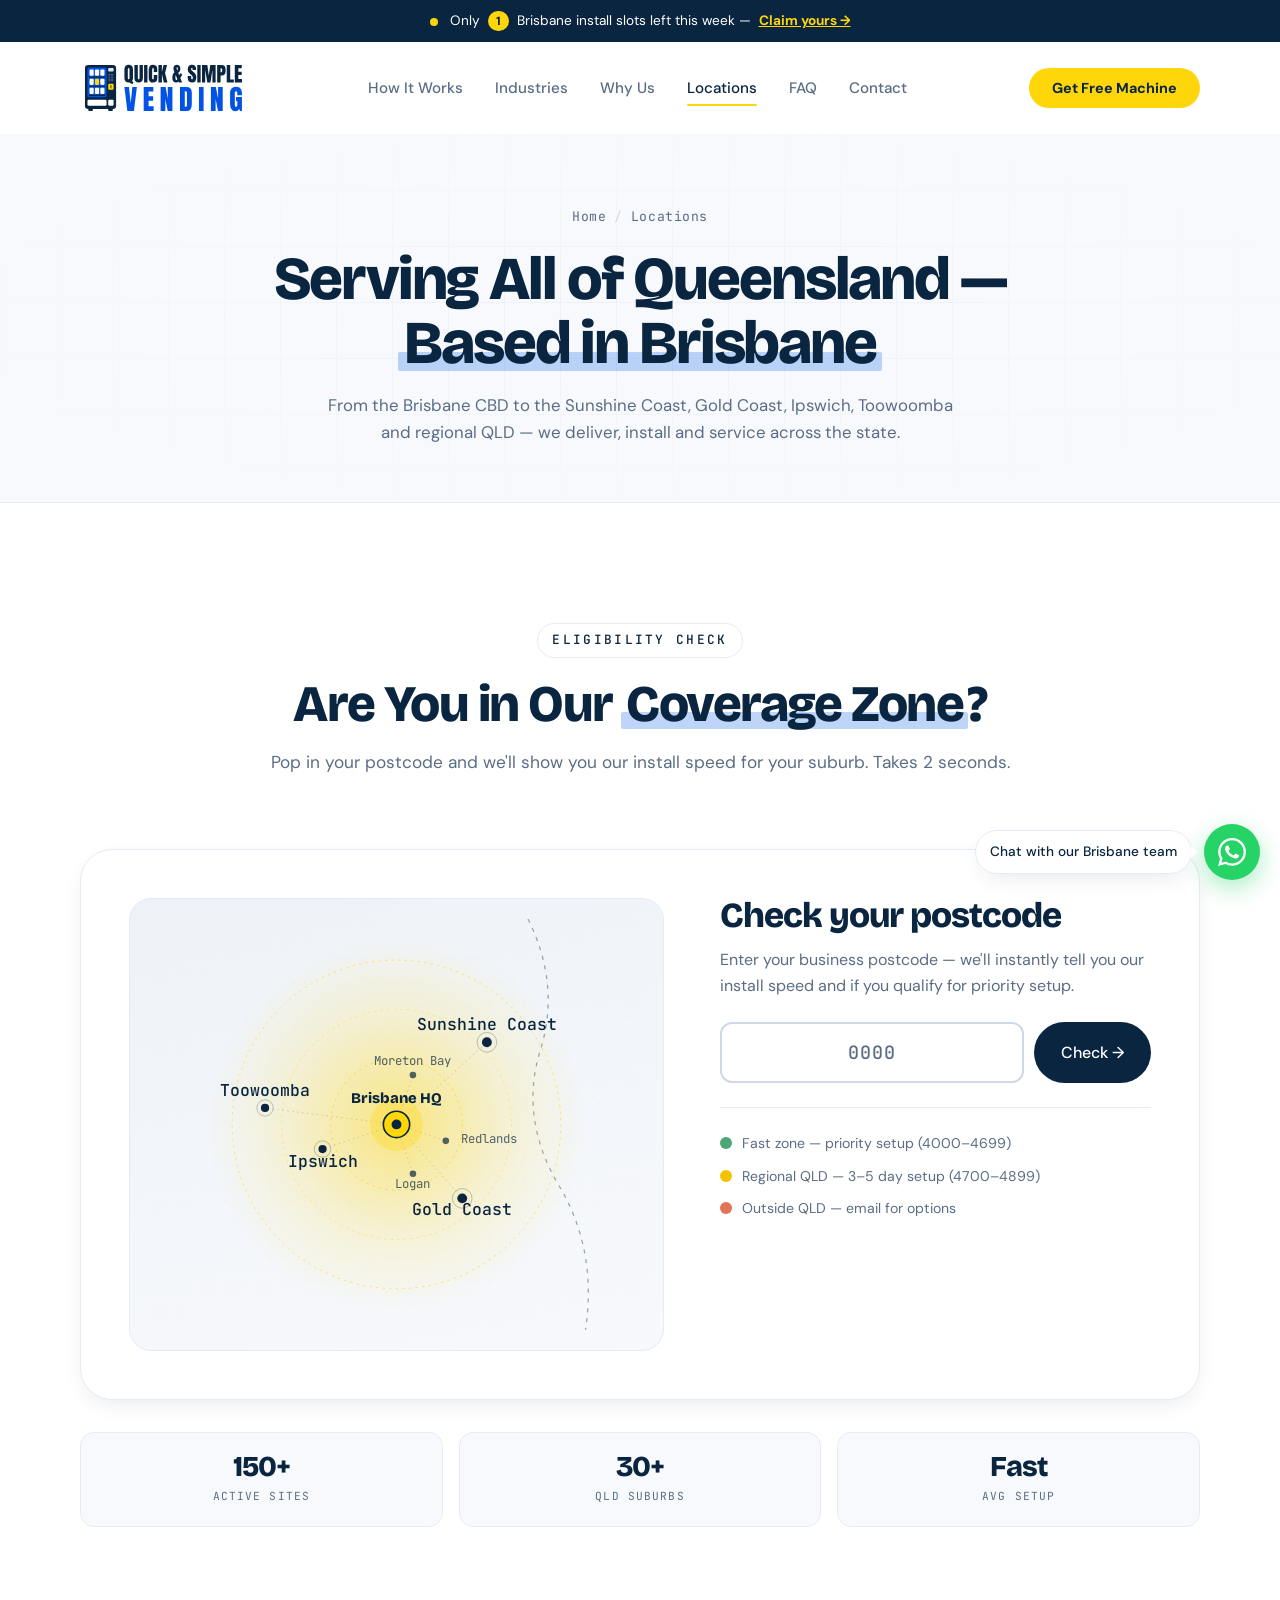
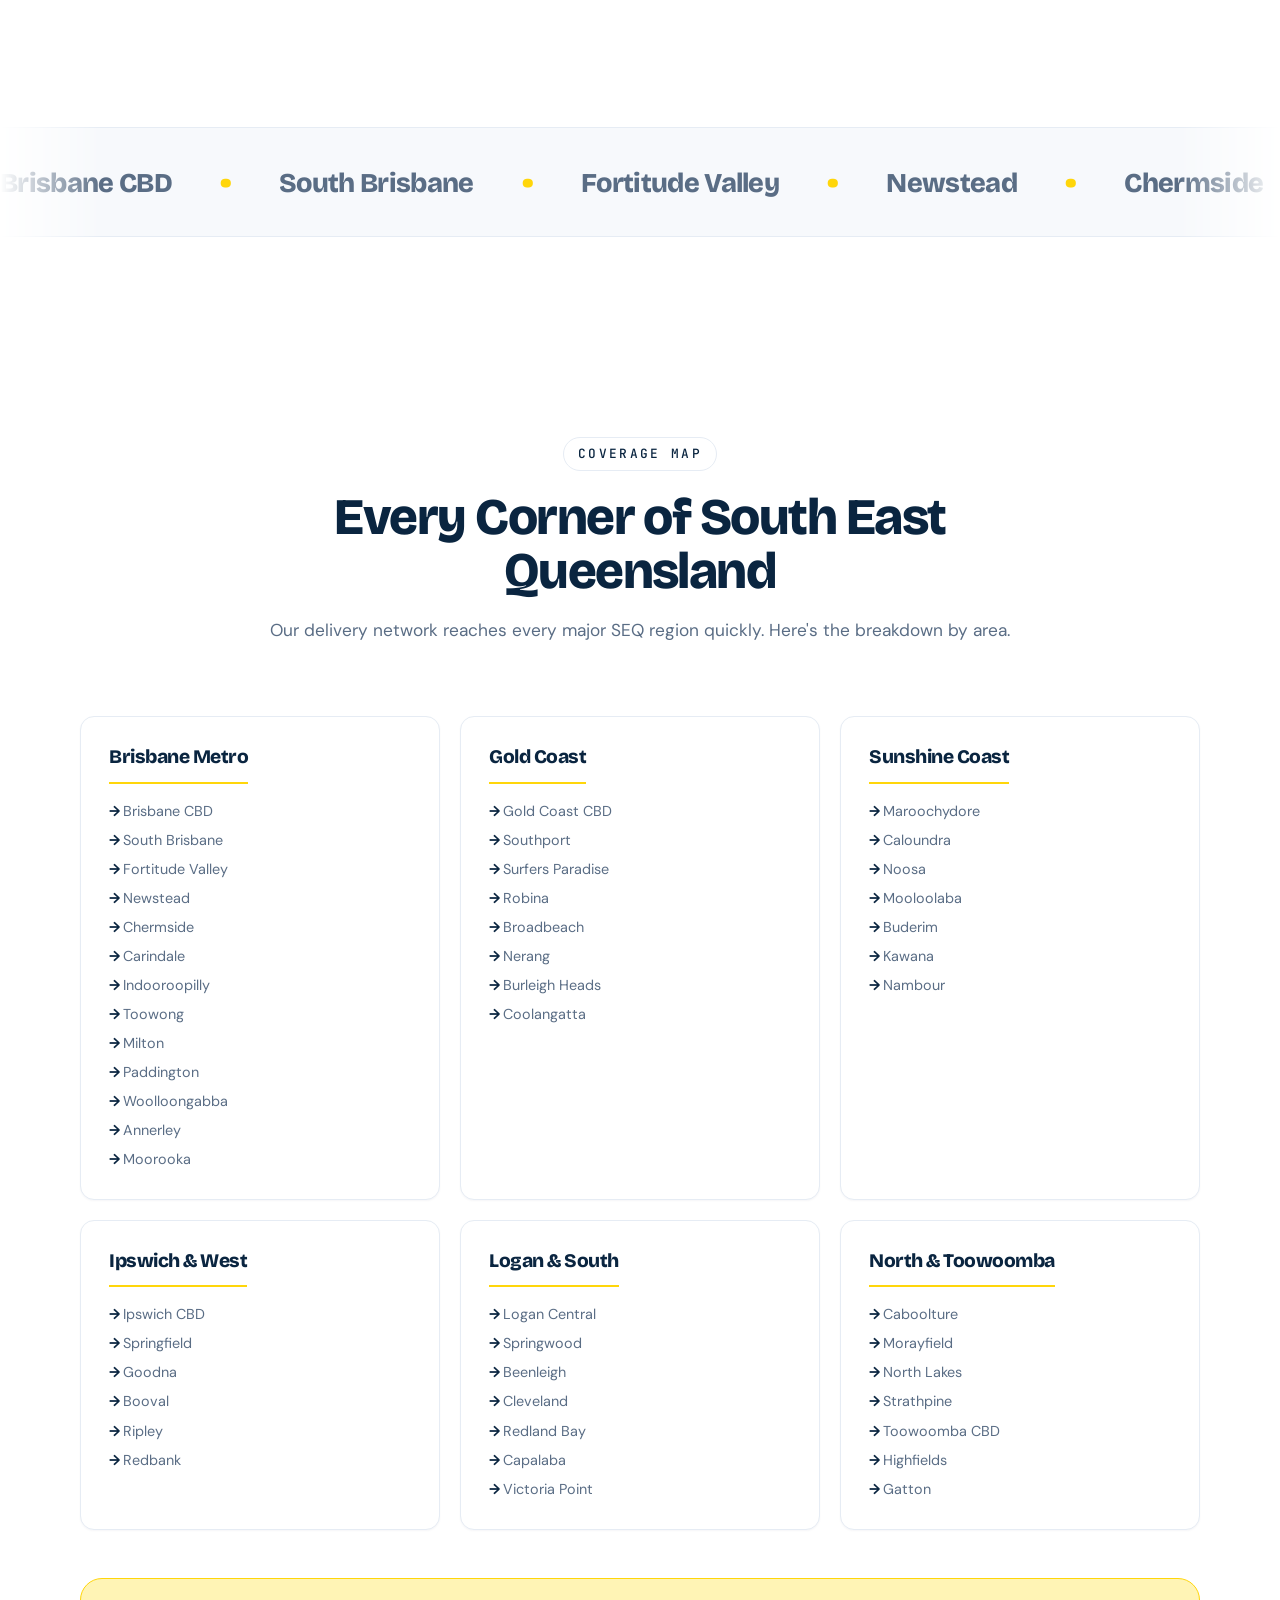
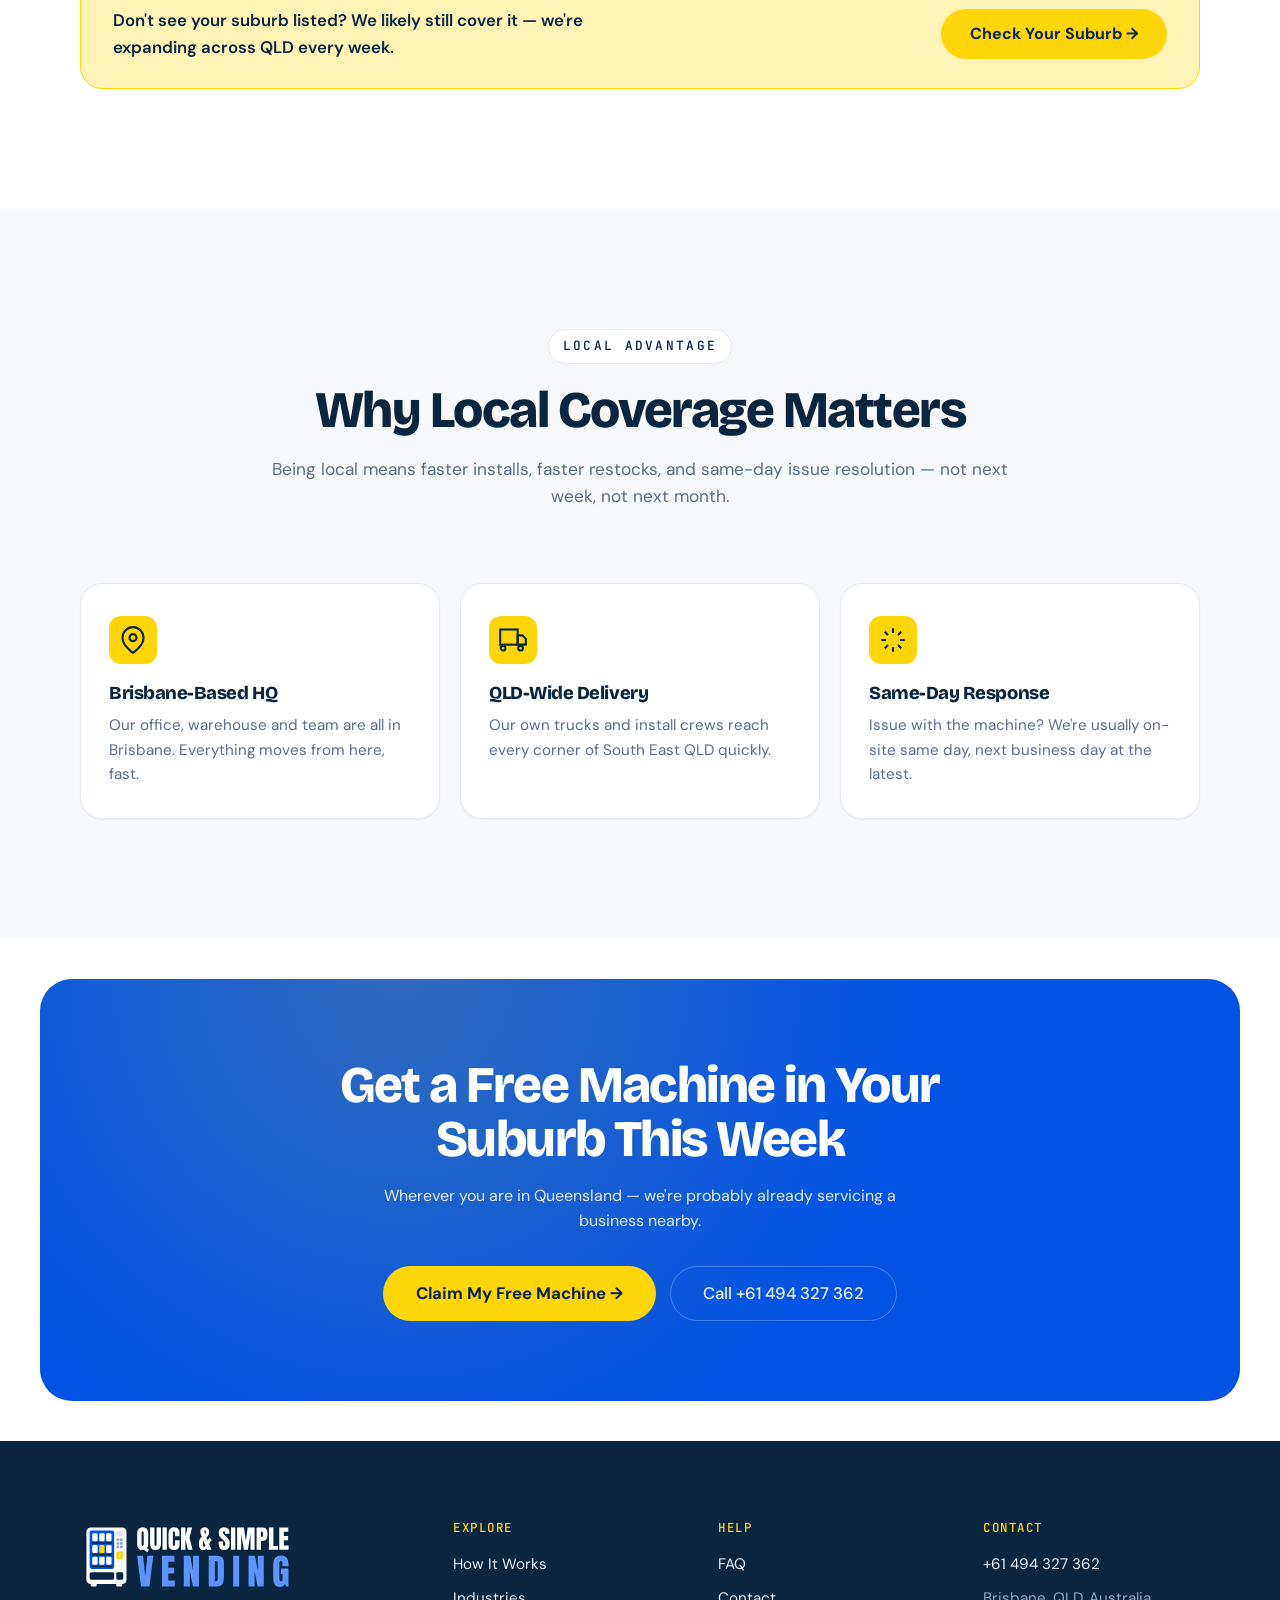
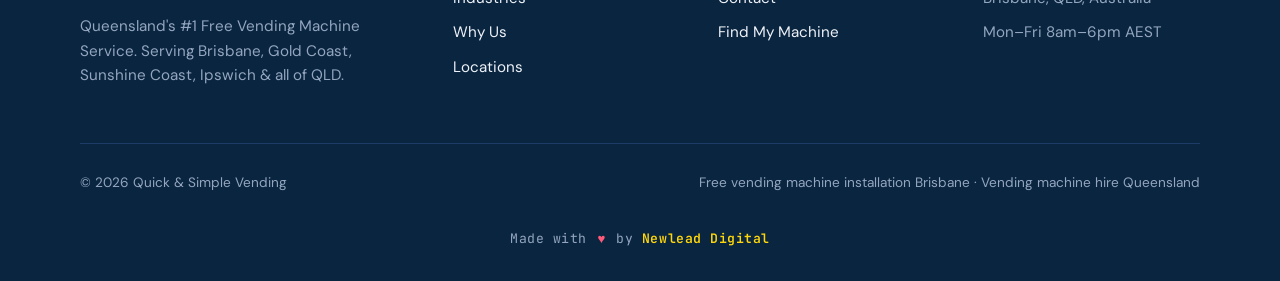
<file: locations.html>
<!DOCTYPE html>
<html lang="en-AU">
<head>
<meta charset="UTF-8">
<meta name="viewport" content="width=device-width, initial-scale=1.0">
<title>Locations We Serve — Vending Machines Brisbane, Gold Coast, QLD | QS Vending</title>
<meta name="description" content="Free vending machine installation across Brisbane, Gold Coast, Sunshine Coast, Ipswich, Toowoomba and regional Queensland. See the full suburb coverage list.">
<link rel="canonical" href="https://qsvending.com.au/locations.html">
<meta property="og:title" content="Vending Machine Locations — Brisbane & Queensland Coverage | QS Vending">
<meta property="og:description" content="Full QLD coverage — Brisbane, Gold Coast, Sunshine Coast, Ipswich, Toowoomba and regional.">
<meta property="og:url" content="https://qsvending.com.au/locations.html">
<meta property="og:type" content="website">
<link rel="icon" href="favicon.ico" sizes="any">
<link rel="icon" type="image/svg+xml" href="brand/qsvending-icon.svg">
<link rel="apple-touch-icon" href="apple-touch-icon.png">
<meta name="theme-color" content="#0A2540">
<meta property="og:image" content="https://qsvending.com.au/brand/og-image.png">
<meta property="og:image:width" content="1200">
<meta property="og:image:height" content="630">
<meta property="og:image:alt" content="Quick &amp; Simple Vending — free vending machines for Queensland businesses">
<meta name="twitter:image" content="https://qsvending.com.au/brand/og-image.png">
<link rel="preconnect" href="https://fonts.googleapis.com">
<link rel="preconnect" href="https://fonts.gstatic.com" crossorigin>
<link href="https://fonts.googleapis.com/css2?family=Bricolage+Grotesque:opsz,wght@12..96,700;12..96,800&family=DM+Sans:wght@400;500;700&family=JetBrains+Mono:wght@400;500&display=swap" rel="stylesheet">
<link rel="stylesheet" href="styles.css">

<script type="application/ld+json">
{
  "@context": "https://schema.org",
  "@type": "LocalBusiness",
  "name": "Quick & Simple Vending",
  "url": "https://qsvending.com.au",
  "telephone": "+61494327362",
  "address": {"@type": "PostalAddress", "addressLocality": "Brisbane", "addressRegion": "QLD", "addressCountry": "AU"},
  "areaServed": [
    {"@type": "City", "name": "Brisbane"},
    {"@type": "City", "name": "Gold Coast"},
    {"@type": "City", "name": "Sunshine Coast"},
    {"@type": "City", "name": "Ipswich"},
    {"@type": "City", "name": "Toowoomba"},
    {"@type": "City", "name": "Logan"},
    {"@type": "State", "name": "Queensland"}
  ]
}
</script>
</head>
<body>

<div class="announce-bar">
  <span class="dot-live" aria-hidden="true"></span>
  Now accepting new locations in Brisbane &amp; QLD —
  <a href="contact.html">Enquire Free →</a>
</div>

<nav class="main-nav">
  <div class="container nav-inner">
    <a href="index.html" class="logo"><img src="brand/qsvending-logo.svg" alt="Quick &amp; Simple Vending" class="logo-img" width="167" height="56"></a>
    <div class="nav-links">
      <a href="how-it-works.html">How It Works</a>
      <a href="industries.html">Industries</a>
      <a href="about.html">Why Us</a>
      <a href="locations.html" class="active">Locations</a>
      <a href="faq.html">FAQ</a>
      <a href="contact.html">Contact</a>
    </div>
    <a href="contact.html" class="btn btn-primary nav-cta">Get Free Machine</a>
    <button class="hamburger" id="hamburger" aria-label="Open menu" aria-expanded="false">
      <span></span><span></span><span></span>
    </button>
  </div>
</nav>

<div class="mobile-menu" id="mobileMenu">
  <a href="how-it-works.html">How It Works</a>
  <a href="industries.html">Industries</a>
  <a href="about.html">Why Us</a>
  <a href="locations.html">Locations</a>
  <a href="faq.html">FAQ</a>
  <a href="contact.html">Contact</a>
  <a href="contact.html" class="btn btn-primary">Get Free Machine →</a>
</div>

<main>

<section class="page-hero">
  <div class="container page-hero-inner">
    <div class="breadcrumb"><a href="index.html">Home</a><span class="sep">/</span>Locations</div>
    <h1>Serving All of Queensland — <span class="highlight">Based in Brisbane</span></h1>
    <p class="page-hero-sub">From the Brisbane CBD to the Sunshine Coast, Gold Coast, Ipswich, Toowoomba and regional QLD — we deliver, install and service across the state.</p>
  </div>
</section>

<!-- COVERAGE MAP -->
<section id="coverage-map">
  <div class="container">
    <div class="section-head">
      <span class="eyebrow">Eligibility Check</span>
      <h2>Are You in Our <span class="highlight">Coverage Zone</span>?</h2>
      <p>Pop in your postcode and we'll show you our install speed for your suburb. Takes 2 seconds.</p>
    </div>

    <div class="coverage-grid">
      <!-- MAP -->
      <div class="coverage-map-visual">
        <svg class="coverage-map-svg" viewBox="0 0 600 500" xmlns="http://www.w3.org/2000/svg" role="img" aria-label="QS Vending Queensland coverage map">
          <defs>
            <radialGradient id="coverageGradient">
              <stop offset="0%" stop-color="#FFD60A" stop-opacity="0.5"/>
              <stop offset="60%" stop-color="#FFD60A" stop-opacity="0.15"/>
              <stop offset="100%" stop-color="#FFD60A" stop-opacity="0"/>
            </radialGradient>
            <pattern id="mapDots" x="0" y="0" width="14" height="14" patternUnits="userSpaceOnUse">
              <circle cx="7" cy="7" r="0.7" fill="#0A2540" opacity="0.08"/>
            </pattern>
          </defs>

          <!-- Dot background -->
          <rect width="600" height="500" fill="url(#mapDots)"/>

          <!-- Coastline (stylized dashed curve on right side) -->
          <path d="M 460 0 Q 500 80, 475 160 Q 450 240, 495 320 Q 545 400, 530 500"
                stroke="#0A2540" stroke-width="1.5" stroke-dasharray="5 7" fill="none" opacity="0.4"/>

          <!-- Coverage zone (Brisbane radius) -->
          <circle cx="300" cy="250" r="230" fill="url(#coverageGradient)"/>
          <circle cx="300" cy="250" r="200" fill="none" stroke="#FFD60A" stroke-width="1" stroke-dasharray="3 5" opacity="0.7"/>
          <circle cx="300" cy="250" r="140" fill="none" stroke="#FFD60A" stroke-width="1" stroke-dasharray="3 5" opacity="0.5"/>
          <circle cx="300" cy="250" r="80" fill="none" stroke="#FFD60A" stroke-width="1.2" stroke-dasharray="3 5" opacity="0.7"/>

          <!-- Delivery routes from Brisbane -->
          <g stroke="#0A2540" stroke-width="1" opacity="0.2" stroke-dasharray="2 4" fill="none">
            <path d="M 300 250 L 410 150"/>
            <path d="M 300 250 L 380 340"/>
            <path d="M 300 250 L 210 280"/>
            <path d="M 300 250 L 140 230"/>
            <path d="M 300 250 L 320 310"/>
            <path d="M 300 250 L 320 190"/>
            <path d="M 300 250 L 360 270"/>
          </g>

          <!-- City dots -->
          <g font-family="JetBrains Mono, monospace" font-size="20" fill="#0A2540">
            <!-- Toowoomba -->
            <circle cx="140" cy="230" r="5" fill="#0A2540"/>
            <circle cx="140" cy="230" r="10" fill="none" stroke="#0A2540" stroke-width="1" opacity="0.3"/>
            <text x="140" y="215" text-anchor="middle" font-weight="500">Toowoomba</text>

            <!-- Ipswich -->
            <circle cx="210" cy="280" r="5" fill="#0A2540"/>
            <circle cx="210" cy="280" r="10" fill="none" stroke="#0A2540" stroke-width="1" opacity="0.3"/>
            <text x="210" y="302" text-anchor="middle" font-weight="500">Ipswich</text>

            <!-- Sunshine Coast -->
            <circle cx="410" cy="150" r="6" fill="#0A2540"/>
            <circle cx="410" cy="150" r="12" fill="none" stroke="#0A2540" stroke-width="1" opacity="0.3"/>
            <text x="410" y="135" text-anchor="middle" font-weight="500">Sunshine Coast</text>

            <!-- Gold Coast -->
            <circle cx="380" cy="340" r="6" fill="#0A2540"/>
            <circle cx="380" cy="340" r="12" fill="none" stroke="#0A2540" stroke-width="1" opacity="0.3"/>
            <text x="380" y="360" text-anchor="middle" font-weight="500">Gold Coast</text>

            <!-- Moreton Bay -->
            <circle cx="320" cy="190" r="4" fill="#0A2540" opacity="0.7"/>
            <text x="320" y="178" text-anchor="middle" font-size="15" opacity="0.7">Moreton Bay</text>

            <!-- Logan -->
            <circle cx="320" cy="310" r="4" fill="#0A2540" opacity="0.7"/>
            <text x="320" y="327" text-anchor="middle" font-size="15" opacity="0.7">Logan</text>

            <!-- Redlands -->
            <circle cx="360" cy="270" r="4" fill="#0A2540" opacity="0.7"/>
            <text x="378" y="273" text-anchor="start" font-size="15" opacity="0.7">Redlands</text>
          </g>

          <!-- Brisbane HQ (pulsing) -->
          <g transform="translate(300, 250)">
            <circle r="28" fill="#FFD60A" opacity="0.35">
              <animate attributeName="r" values="28;44;28" dur="2.5s" repeatCount="indefinite"/>
              <animate attributeName="opacity" values="0.4;0;0.4" dur="2.5s" repeatCount="indefinite"/>
            </circle>
            <circle r="16" fill="#FFD60A" stroke="#0A2540" stroke-width="2"/>
            <circle r="6" fill="#0A2540"/>
            <text x="0" y="-26" text-anchor="middle" font-family="Bricolage Grotesque, sans-serif" font-size="18" font-weight="800" fill="#0A2540">Brisbane HQ</text>
          </g>

          <!-- User Pin (positioned by JS) -->
          <g id="userPin" style="display: none">
            <g>
              <circle r="16" fill="#4EA674" opacity="0.4">
                <animate attributeName="r" values="16;28;16" dur="2s" repeatCount="indefinite"/>
                <animate attributeName="opacity" values="0.4;0;0.4" dur="2s" repeatCount="indefinite"/>
              </circle>
              <circle r="8" fill="#4EA674" stroke="#fff" stroke-width="3"/>
              <text id="userPinLabel" x="0" y="-16" text-anchor="middle" font-family="Bricolage Grotesque, sans-serif" font-size="15" font-weight="700" fill="#4EA674">Your postcode</text>
            </g>
          </g>
        </svg>
      </div>

      <!-- CHECKER -->
      <div class="coverage-checker">
        <h3>Check your postcode</h3>
        <p>Enter your business postcode — we'll instantly tell you our install speed and if you qualify for priority setup.</p>

        <div class="checker-input-row">
          <input type="text" inputmode="numeric" maxlength="4" id="postcodeInput" placeholder="0000" aria-label="Postcode">
          <button type="button" class="btn btn-dark" id="checkPostcode">Check →</button>
        </div>

        <div class="zone-result" id="zoneResult" style="display: none"></div>

        <div class="map-legend">
          <div class="legend-item"><span class="legend-dot green"></span>Fast zone — priority setup (4000–4699)</div>
          <div class="legend-item"><span class="legend-dot amber"></span>Regional QLD — 3–5 day setup (4700–4899)</div>
          <div class="legend-item"><span class="legend-dot red"></span>Outside QLD — email for options</div>
        </div>
      </div>
    </div>

    <div class="coverage-stats">
      <div class="coverage-stat"><div class="num">150+</div><div class="label">Active Sites</div></div>
      <div class="coverage-stat"><div class="num">30+</div><div class="label">QLD Suburbs</div></div>
      <div class="coverage-stat"><div class="num">Fast</div><div class="label">Avg Setup</div></div>
    </div>
  </div>
</section>

<!-- SUBURB TICKER -->
<section class="tight">
  <div class="suburb-ticker" aria-label="Queensland suburbs we serve">
    <div class="suburb-track" id="suburbTrack"></div>
  </div>
</section>

<!-- REGION GROUPS -->
<section>
  <div class="container">
    <div class="section-head">
      <span class="eyebrow">Coverage Map</span>
      <h2>Every Corner of South East Queensland</h2>
      <p>Our delivery network reaches every major SEQ region quickly. Here's the breakdown by area.</p>
    </div>

    <div class="region-grid">
      <div class="region-card">
        <h4>Brisbane Metro</h4>
        <ul>
          <li>Brisbane CBD</li>
          <li>South Brisbane</li>
          <li>Fortitude Valley</li>
          <li>Newstead</li>
          <li>Chermside</li>
          <li>Carindale</li>
          <li>Indooroopilly</li>
          <li>Toowong</li>
          <li>Milton</li>
          <li>Paddington</li>
          <li>Woolloongabba</li>
          <li>Annerley</li>
          <li>Moorooka</li>
        </ul>
      </div>
      <div class="region-card">
        <h4>Gold Coast</h4>
        <ul>
          <li>Gold Coast CBD</li>
          <li>Southport</li>
          <li>Surfers Paradise</li>
          <li>Robina</li>
          <li>Broadbeach</li>
          <li>Nerang</li>
          <li>Burleigh Heads</li>
          <li>Coolangatta</li>
        </ul>
      </div>
      <div class="region-card">
        <h4>Sunshine Coast</h4>
        <ul>
          <li>Maroochydore</li>
          <li>Caloundra</li>
          <li>Noosa</li>
          <li>Mooloolaba</li>
          <li>Buderim</li>
          <li>Kawana</li>
          <li>Nambour</li>
        </ul>
      </div>
      <div class="region-card">
        <h4>Ipswich &amp; West</h4>
        <ul>
          <li>Ipswich CBD</li>
          <li>Springfield</li>
          <li>Goodna</li>
          <li>Booval</li>
          <li>Ripley</li>
          <li>Redbank</li>
        </ul>
      </div>
      <div class="region-card">
        <h4>Logan &amp; South</h4>
        <ul>
          <li>Logan Central</li>
          <li>Springwood</li>
          <li>Beenleigh</li>
          <li>Cleveland</li>
          <li>Redland Bay</li>
          <li>Capalaba</li>
          <li>Victoria Point</li>
        </ul>
      </div>
      <div class="region-card">
        <h4>North &amp; Toowoomba</h4>
        <ul>
          <li>Caboolture</li>
          <li>Morayfield</li>
          <li>North Lakes</li>
          <li>Strathpine</li>
          <li>Toowoomba CBD</li>
          <li>Highfields</li>
          <li>Gatton</li>
        </ul>
      </div>
    </div>

    <div class="mini-cta">
      <p>Don't see your suburb listed? We likely still cover it — we're expanding across QLD every week.</p>
      <a href="contact.html" class="btn btn-primary">Check Your Suburb →</a>
    </div>
  </div>
</section>

<!-- LOCAL ADVANTAGE -->
<section class="section-soft">
  <div class="container">
    <div class="section-head">
      <span class="eyebrow">Local Advantage</span>
      <h2>Why Local Coverage Matters</h2>
      <p>Being local means faster installs, faster restocks, and same-day issue resolution — not next week, not next month.</p>
    </div>
    <div class="feature-grid-3">
      <div class="feature-card">
        <div class="f-icon"><svg viewBox="0 0 24 24" fill="none" stroke="currentColor" stroke-width="1.8"><path d="M21 10c0 7-9 13-9 13S3 17 3 10a9 9 0 0118 0z"/><circle cx="12" cy="10" r="3"/></svg></div>
        <h3>Brisbane-Based HQ</h3>
        <p>Our office, warehouse and team are all in Brisbane. Everything moves from here, fast.</p>
      </div>
      <div class="feature-card">
        <div class="f-icon"><svg viewBox="0 0 24 24" fill="none" stroke="currentColor" stroke-width="1.8"><rect x="1" y="3" width="15" height="13"/><path d="M16 8h4l3 3v5h-7V8zM5.5 19a2 2 0 11-4 0 2 2 0 014 0zM20.5 19a2 2 0 11-4 0 2 2 0 014 0z"/></svg></div>
        <h3>QLD-Wide Delivery</h3>
        <p>Our own trucks and install crews reach every corner of South East QLD quickly.</p>
      </div>
      <div class="feature-card">
        <div class="f-icon"><svg viewBox="0 0 24 24" fill="none" stroke="currentColor" stroke-width="1.8"><path d="M12 2v4M12 18v4M4.93 4.93l2.83 2.83M16.24 16.24l2.83 2.83M2 12h4M18 12h4M4.93 19.07l2.83-2.83M16.24 7.76l2.83-2.83"/></svg></div>
        <h3>Same-Day Response</h3>
        <p>Issue with the machine? We're usually on-site same day, next business day at the latest.</p>
      </div>
    </div>
  </div>
</section>

<!-- CTA STRIP -->
<section class="cta-wrap-outer">
  <div class="cta-strip">
    <h2>Get a Free Machine in Your Suburb This Week</h2>
    <p>Wherever you are in Queensland — we're probably already servicing a business nearby.</p>
    <div class="cta-strip-buttons">
      <a href="contact.html" class="btn btn-primary btn-lg">Claim My Free Machine →</a>
      <a href="tel:+61494327362" class="btn btn-outline btn-lg">Call +61 494 327 362</a>
    </div>
  </div>
</section>

</main>

<footer class="main-footer">
  <div class="container">
    <div class="footer-top">
      <div class="footer-about">
        <a href="index.html" class="logo"><img src="brand/qsvending-logo-reversed.svg" alt="Quick &amp; Simple Vending" class="logo-img" width="215" height="72"></a>
        <p>Queensland's #1 Free Vending Machine Service. Serving Brisbane, Gold Coast, Sunshine Coast, Ipswich &amp; all of QLD.</p>
      </div>
      <div class="footer-col">
        <h5>Explore</h5>
        <ul>
          <li><a href="how-it-works.html">How It Works</a></li>
          <li><a href="industries.html">Industries</a></li>
          <li><a href="about.html">Why Us</a></li>
          <li><a href="locations.html">Locations</a></li>
        </ul>
      </div>
      <div class="footer-col">
        <h5>Help</h5>
        <ul>
          <li><a href="faq.html">FAQ</a></li>
          <li><a href="contact.html">Contact</a></li>
          <li><a href="industries.html#configurator">Find My Machine</a></li>
        </ul>
      </div>
      <div class="footer-col">
        <h5>Contact</h5>
        <ul>
          <li><a href="tel:+61494327362">+61 494 327 362</a></li>
          <li>Brisbane, QLD, Australia</li>
          <li>Mon–Fri 8am–6pm AEST</li>
        </ul>
      </div>
    </div>
    <div class="footer-bottom">
      <div>© <span data-year>2026</span> Quick &amp; Simple Vending</div>
      <div class="footer-keywords">Free vending machine installation Brisbane · Vending machine hire Queensland</div>
    </div>
    <div class="footer-credit">Made with <span class="heart" aria-label="love">♥</span> by <a href="https://newleadigital.com" target="_blank" rel="noopener">Newlead Digital</a></div>
  </div>
</footer>

<div class="mobile-cta-bar" id="mobileCtaBar">
  <a href="contact.html" class="btn btn-primary">📞 Get Your Free Machine</a>
</div>

<script src="main.js"></script>
</body>
</html>
</file>
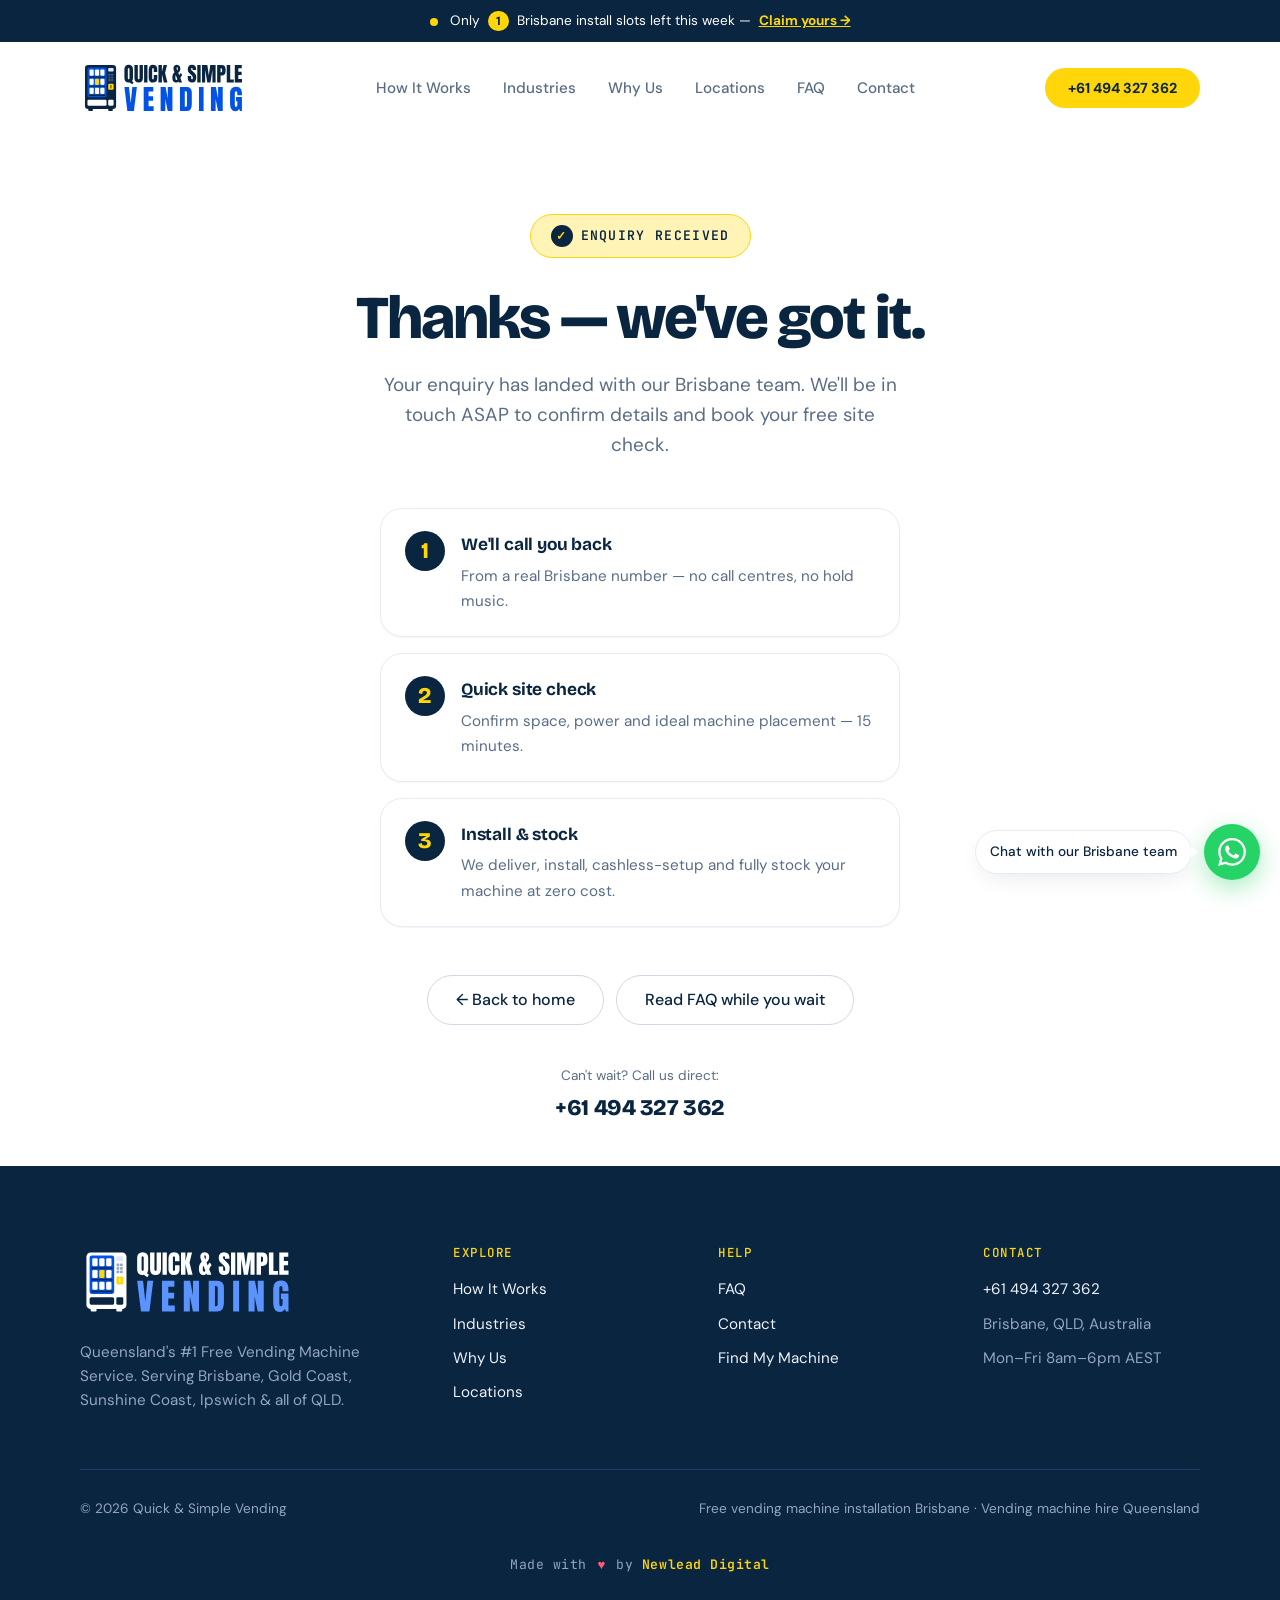
<file: thanks.html>
<!DOCTYPE html>
<html lang="en-AU">
<head>
<meta charset="UTF-8">
<meta name="viewport" content="width=device-width, initial-scale=1.0">
<title>Thanks — We've got your enquiry | QS Vending</title>
<meta name="description" content="Thanks for your QS Vending enquiry. Our Brisbane team will call you back ASAP.">
<meta name="robots" content="noindex, follow">
<link rel="canonical" href="https://qsvending.com.au/thanks.html">
<link rel="icon" href="favicon.ico" sizes="any">
<link rel="icon" type="image/svg+xml" href="brand/qsvending-icon.svg">
<link rel="apple-touch-icon" href="apple-touch-icon.png">
<meta name="theme-color" content="#0A2540">
<meta property="og:image" content="https://qsvending.com.au/brand/og-image.png">
<meta property="og:image:width" content="1200">
<meta property="og:image:height" content="630">
<meta property="og:image:alt" content="Quick &amp; Simple Vending — free vending machines for Queensland businesses">
<meta name="twitter:image" content="https://qsvending.com.au/brand/og-image.png">
<link rel="preconnect" href="https://fonts.googleapis.com">
<link rel="preconnect" href="https://fonts.gstatic.com" crossorigin>
<link href="https://fonts.googleapis.com/css2?family=Bricolage+Grotesque:opsz,wght@12..96,700;12..96,800&family=DM+Sans:wght@400;500;700&family=JetBrains+Mono:wght@400;500&display=swap" rel="stylesheet">
<link rel="stylesheet" href="styles.css">
<style>
  .thanks-wrap { max-width: 720px; margin: 0 auto; text-align: center; padding: 80px 24px 40px; }
  .thanks-badge { display: inline-flex; align-items: center; gap: 8px; padding: 10px 20px; background: var(--accent-soft); border: 1px solid var(--accent); border-radius: 100px; font-family: 'JetBrains Mono', monospace; font-size: 0.82rem; text-transform: uppercase; letter-spacing: 0.1em; color: var(--primary); margin-bottom: 28px; font-weight: 600; }
  .thanks-badge .tick { display: inline-flex; align-items: center; justify-content: center; width: 22px; height: 22px; background: var(--primary); color: var(--accent); border-radius: 50%; font-size: 0.72rem; font-weight: 800; }
  .thanks-wrap h1 { font-size: clamp(2.4rem, 5vw, 3.8rem); margin-bottom: 20px; letter-spacing: -0.035em; }
  .thanks-wrap p.lead { font-size: 1.18rem; max-width: 520px; margin: 0 auto 48px; color: var(--text-muted); }
  .next-steps { display: grid; gap: 16px; max-width: 520px; margin: 0 auto 48px; text-align: left; }
  .next-step { background: var(--bg); border: 1px solid var(--border); border-radius: var(--radius-lg); padding: 22px 24px; display: flex; gap: 16px; align-items: flex-start; box-shadow: var(--shadow-sm); }
  .next-step .num { font-family: 'Bricolage Grotesque', sans-serif; font-weight: 800; font-size: 1.4rem; color: var(--accent); background: var(--primary); width: 40px; height: 40px; border-radius: 50%; display: flex; align-items: center; justify-content: center; flex-shrink: 0; letter-spacing: -0.02em; }
  .next-step strong { font-family: 'Bricolage Grotesque', sans-serif; font-size: 1.08rem; color: var(--primary); display: block; margin-bottom: 4px; letter-spacing: -0.01em; }
  .next-step span { font-size: 0.95rem; color: var(--text-muted); }
  .thanks-actions { display: flex; gap: 12px; justify-content: center; flex-wrap: wrap; }
  .thanks-phone { display: block; margin-top: 40px; font-family: 'Bricolage Grotesque', sans-serif; font-weight: 800; font-size: 1.4rem; color: var(--primary); letter-spacing: -0.02em; }
  .thanks-phone small { display: block; font-family: 'DM Sans', sans-serif; font-weight: 400; font-size: 0.85rem; color: var(--text-muted); letter-spacing: 0; margin-bottom: 4px; }
</style>
</head>
<body class="no-exit">

<div class="announce-bar">
  <span class="dot-live" aria-hidden="true"></span>
  Brisbane HQ · We'll be in touch ASAP
</div>

<nav class="main-nav">
  <div class="container nav-inner">
    <a href="index.html" class="logo"><img src="brand/qsvending-logo.svg" alt="Quick &amp; Simple Vending" class="logo-img" width="167" height="56"></a>
    <div class="nav-links">
      <a href="how-it-works.html">How It Works</a>
      <a href="industries.html">Industries</a>
      <a href="about.html">Why Us</a>
      <a href="locations.html">Locations</a>
      <a href="faq.html">FAQ</a>
      <a href="contact.html">Contact</a>
    </div>
    <a href="tel:+61494327362" class="btn btn-primary nav-cta">+61 494 327 362</a>
    <button class="hamburger" id="hamburger" aria-label="Open menu" aria-expanded="false">
      <span></span><span></span><span></span>
    </button>
  </div>
</nav>

<div class="mobile-menu" id="mobileMenu">
  <a href="how-it-works.html">How It Works</a>
  <a href="industries.html">Industries</a>
  <a href="about.html">Why Us</a>
  <a href="locations.html">Locations</a>
  <a href="faq.html">FAQ</a>
  <a href="contact.html">Contact</a>
  <a href="tel:+61494327362" class="btn btn-primary">Call +61 494 327 362</a>
</div>

<main>
  <div class="thanks-wrap">
    <div class="thanks-badge"><span class="tick">✓</span> Enquiry received</div>
    <h1>Thanks — we've got it.</h1>
    <p class="lead">Your enquiry has landed with our Brisbane team. We'll be in touch ASAP to confirm details and book your free site check.</p>

    <div class="next-steps">
      <div class="next-step">
        <div class="num">1</div>
        <div>
          <strong>We'll call you back</strong>
          <span>From a real Brisbane number — no call centres, no hold music.</span>
        </div>
      </div>
      <div class="next-step">
        <div class="num">2</div>
        <div>
          <strong>Quick site check</strong>
          <span>Confirm space, power and ideal machine placement — 15 minutes.</span>
        </div>
      </div>
      <div class="next-step">
        <div class="num">3</div>
        <div>
          <strong>Install &amp; stock</strong>
          <span>We deliver, install, cashless-setup and fully stock your machine at zero cost.</span>
        </div>
      </div>
    </div>

    <div class="thanks-actions">
      <a href="index.html" class="btn btn-outline">← Back to home</a>
      <a href="faq.html" class="btn btn-outline">Read FAQ while you wait</a>
    </div>

    <div class="thanks-phone">
      <small>Can't wait? Call us direct:</small>
      <a href="tel:+61494327362">+61 494 327 362</a>
    </div>
  </div>
</main>

<footer class="main-footer">
  <div class="container">
    <div class="footer-top">
      <div class="footer-about">
        <a href="index.html" class="logo"><img src="brand/qsvending-logo-reversed.svg" alt="Quick &amp; Simple Vending" class="logo-img" width="215" height="72"></a>
        <p>Queensland's #1 Free Vending Machine Service. Serving Brisbane, Gold Coast, Sunshine Coast, Ipswich &amp; all of QLD.</p>
      </div>
      <div class="footer-col">
        <h5>Explore</h5>
        <ul>
          <li><a href="how-it-works.html">How It Works</a></li>
          <li><a href="industries.html">Industries</a></li>
          <li><a href="about.html">Why Us</a></li>
          <li><a href="locations.html">Locations</a></li>
        </ul>
      </div>
      <div class="footer-col">
        <h5>Help</h5>
        <ul>
          <li><a href="faq.html">FAQ</a></li>
          <li><a href="contact.html">Contact</a></li>
          <li><a href="industries.html#configurator">Find My Machine</a></li>
        </ul>
      </div>
      <div class="footer-col">
        <h5>Contact</h5>
        <ul>
          <li><a href="tel:+61494327362">+61 494 327 362</a></li>
          <li>Brisbane, QLD, Australia</li>
          <li>Mon–Fri 8am–6pm AEST</li>
        </ul>
      </div>
    </div>
    <div class="footer-bottom">
      <div>© <span data-year>2026</span> Quick &amp; Simple Vending</div>
      <div class="footer-keywords">Free vending machine installation Brisbane · Vending machine hire Queensland</div>
    </div>
    <div class="footer-credit">Made with <span class="heart" aria-label="love">♥</span> by <a href="https://newleadigital.com" target="_blank" rel="noopener">Newlead Digital</a></div>
  </div>
</footer>

<script src="main.js"></script>
</body>
</html>
</file>
<file: styles.css>
/* ====================================================
   QS Vending — Production Stylesheet
   Palette: Blue / Yellow / White
   Fonts: Bricolage Grotesque · DM Sans · JetBrains Mono
   ==================================================== */

/* ========== RESET ========== */
*, *::before, *::after { box-sizing: border-box; margin: 0; padding: 0; }

:root {
  /* Base surfaces */
  --bg:            #FFFFFF;
  --bg-soft:       #F7F9FC;
  --bg-softer:     #EEF2F8;
  --bg-dark:       #0A2540;
  --bg-dark-alt:   #0E2E52;
  --bg-card:       #FFFFFF;
  --bg-card-dark:  #13325E;

  /* Brand */
  --primary:       #0A2540;
  --primary-mid:   #1B3A6B;
  --primary-soft:  #3B5A8A;

  /* Accent */
  --accent:        #FFD60A;
  --accent-dark:   #F4C200;
  --accent-soft:   #FFF4B5;

  /* Brand blue (from logo) */
  --brand-blue:      #0253E5;
  --brand-blue-dark: #013FB3;
  --brand-blue-soft: #DDE8FE;

  /* Text */
  --text:          #0A2540;
  --text-muted:    #5A6D85;
  --text-on-dark:  #EEF2F8;
  --text-on-dark-muted: #94A6BF;

  /* Borders */
  --border:        #E6ECF4;
  --border-strong: #CFD8E6;
  --border-dark:   #1E3A66;

  /* System */
  --radius:        14px;
  --radius-lg:     22px;
  --radius-xl:     32px;
  --transition:    0.25s ease;
  --shadow-sm:     0 1px 2px rgba(10, 37, 64, 0.04);
  --shadow-md:     0 8px 24px -8px rgba(10, 37, 64, 0.12);
  --shadow-lg:     0 24px 48px -16px rgba(10, 37, 64, 0.18);
  --shadow-yellow: 0 10px 30px rgba(255, 214, 10, 0.3);
}

html { scroll-behavior: smooth; -webkit-text-size-adjust: 100%; }
body {
  font-family: 'DM Sans', system-ui, -apple-system, sans-serif;
  background: var(--bg);
  color: var(--text);
  line-height: 1.6;
  overflow-x: hidden;
  font-size: 16px;
  -webkit-font-smoothing: antialiased;
  -moz-osx-font-smoothing: grayscale;
}

img, svg { max-width: 100%; display: block; }
a { color: inherit; text-decoration: none; transition: var(--transition); }
button { font-family: inherit; cursor: pointer; border: 0; background: none; color: inherit; }
input, select, textarea { font-family: inherit; }

/* Custom scrollbar */
::-webkit-scrollbar { width: 10px; height: 10px; }
::-webkit-scrollbar-track { background: var(--bg-soft); }
::-webkit-scrollbar-thumb { background: var(--border-strong); border-radius: 10px; }
::-webkit-scrollbar-thumb:hover { background: var(--primary); }

::selection { background: var(--accent); color: var(--primary); }

/* ========== TYPOGRAPHY ========== */
h1, h2, h3, h4, h5 {
  font-family: 'Bricolage Grotesque', sans-serif;
  font-optical-sizing: auto;
  font-weight: 800;
  line-height: 1.05;
  letter-spacing: -0.025em;
  color: var(--primary);
}
h1 { font-size: clamp(2.4rem, 5.8vw, 4.6rem); letter-spacing: -0.035em; }
h2 { font-size: clamp(1.9rem, 4.2vw, 3.2rem); letter-spacing: -0.03em; }
h3 { font-size: clamp(1.2rem, 2.2vw, 1.6rem); }
h4 { font-size: 1.08rem; }
p { color: var(--text-muted); }
p a, .faq-a a { color: var(--brand-blue); font-weight: 600; border-bottom: 1px solid currentColor; padding-bottom: 1px; transition: var(--transition); }
p a:hover, .faq-a a:hover { color: var(--brand-blue-dark); }
.mono { font-family: 'JetBrains Mono', monospace; }

.on-dark h1, .on-dark h2, .on-dark h3, .on-dark h4 { color: var(--text-on-dark); }
.on-dark p { color: var(--text-on-dark-muted); }

/* ========== LAYOUT ========== */
.container { max-width: 1200px; margin: 0 auto; padding: 0 40px; }
.container-narrow { max-width: 880px; margin: 0 auto; padding: 0 40px; }
@media (max-width: 768px) {
  .container, .container-narrow { padding: 0 24px; }
}

section { padding: 120px 0; position: relative; }
section.tight { padding: 80px 0; }
@media (max-width: 768px) { section { padding: 80px 0; } section.tight { padding: 60px 0; } }

.section-dark { background: var(--bg-dark); color: var(--text-on-dark); }
.section-dark p { color: var(--text-on-dark-muted); }
.section-soft { background: var(--bg-soft); }

/* Brand-blue section (on-brand punctuation between pale sections) */
.section-brand {
  background: var(--brand-blue);
  color: #fff;
  position: relative;
  overflow: hidden;
}
.section-brand::before {
  content: "";
  position: absolute;
  inset: 0;
  background:
    radial-gradient(circle at 15% 20%, rgba(255, 214, 10, 0.18), transparent 50%),
    radial-gradient(circle at 85% 85%, rgba(255, 255, 255, 0.08), transparent 50%);
  pointer-events: none;
}
.section-brand > .container { position: relative; z-index: 1; }
.section-brand h1, .section-brand h2, .section-brand h3, .section-brand h4 { color: #fff; }
.section-brand p { color: rgba(255, 255, 255, 0.88); }
.section-brand .eyebrow {
  background: rgba(255, 255, 255, 0.12);
  border-color: rgba(255, 255, 255, 0.25);
  color: #fff;
}
.section-brand .highlight::after { background: var(--accent); opacity: 0.95; }
.section-brand .testimonial {
  border-color: transparent;
  box-shadow: 0 28px 60px -20px rgba(0, 30, 100, 0.45);
}
/* Restore dark text on white testimonial cards inside a brand-blue section */
.section-brand .testimonial-quote { color: var(--primary); }
.section-brand .testimonial-meta { color: var(--text-muted); }
.section-brand .testimonial-meta strong { color: var(--primary); }
.section-brand .stars { color: var(--accent); }
.section-brand .carousel-btn {
  background: rgba(255, 255, 255, 0.15);
  border-color: rgba(255, 255, 255, 0.3);
  color: #fff;
}
.section-brand .carousel-btn:hover { background: #fff; color: var(--brand-blue); border-color: #fff; }
.section-brand .dot { background: rgba(255, 255, 255, 0.35); }
.section-brand .dot.active { background: #fff; }

/* ========== REUSABLE BITS ========== */
.eyebrow {
  display: inline-block;
  font-family: 'JetBrains Mono', monospace;
  font-size: 0.8rem;
  letter-spacing: 0.18em;
  color: var(--primary);
  text-transform: uppercase;
  margin-bottom: 20px;
  padding: 6px 14px;
  border: 1px solid var(--border);
  border-radius: 100px;
  background: var(--bg);
  font-weight: 500;
}
.section-dark .eyebrow {
  color: var(--accent);
  border-color: var(--border-dark);
  background: transparent;
}

.section-head { text-align: center; margin: 0 auto 72px; max-width: 760px; }
.section-head p { margin-top: 18px; font-size: 1.08rem; }

.highlight {
  display: inline-block;
  position: relative;
  padding: 0 0.08em;
}
.highlight::after {
  content: "";
  position: absolute;
  left: -0.02em;
  right: -0.02em;
  bottom: 0.05em;
  height: 0.32em;
  background: var(--brand-blue);
  z-index: -1;
  opacity: 0.25;
  border-radius: 2px;
}
/* Keep a yellow highlight inside the brand-blue section for contrast */
.section-brand .highlight::after { background: var(--accent); opacity: 0.9; }

/* ========== BUTTONS ========== */
.btn {
  display: inline-flex;
  align-items: center;
  justify-content: center;
  gap: 8px;
  padding: 16px 28px;
  font-family: 'DM Sans', sans-serif;
  font-weight: 500;
  font-size: 1rem;
  border-radius: 100px;
  transition: var(--transition);
  white-space: nowrap;
  cursor: pointer;
  border: 1px solid transparent;
  line-height: 1;
}
.btn-primary {
  background: var(--accent);
  color: var(--primary);
  font-weight: 700;
}
.btn-primary:hover {
  background: var(--accent-dark);
  transform: translateY(-2px);
  box-shadow: var(--shadow-yellow);
}
.btn-dark {
  background: var(--primary);
  color: var(--bg);
  font-weight: 500;
}
.btn-dark:hover {
  background: var(--primary-mid);
  transform: translateY(-2px);
  box-shadow: var(--shadow-md);
}
.btn-outline {
  border-color: var(--border-strong);
  color: var(--primary);
  background: transparent;
}
.btn-outline:hover { border-color: var(--primary); background: var(--bg-soft); }
.section-dark .btn-outline { border-color: var(--border-dark); color: var(--text-on-dark); }
.section-dark .btn-outline:hover { border-color: var(--accent); color: var(--accent); background: transparent; }

.btn-block { width: 100%; }
.btn-lg { padding: 18px 32px; font-size: 1.05rem; }

/* ========== TOP ANNOUNCE BAR ========== */
.announce-bar {
  background: var(--primary);
  color: var(--bg);
  font-size: 0.85rem;
  text-align: center;
  padding: 10px 24px;
  position: relative;
  z-index: 60;
}
.announce-bar .dot-live {
  display: inline-block;
  width: 8px;
  height: 8px;
  background: var(--accent);
  border-radius: 50%;
  margin-right: 8px;
  animation: pulse 2s infinite;
  vertical-align: middle;
}
.announce-bar a {
  text-decoration: underline;
  font-weight: 700;
  color: var(--accent);
  margin-left: 4px;
}
@media (max-width: 768px) {
  .announce-bar {
    font-size: 0.75rem;
    padding: 8px 14px;
    line-height: 1.35;
  }
  .announce-bar .scarcity-num { padding: 1px 7px; }
}

@keyframes pulse {
  0%, 100% { opacity: 1; transform: scale(1); box-shadow: 0 0 0 0 rgba(255, 214, 10, 0.6); }
  50% { opacity: 0.7; transform: scale(1.2); box-shadow: 0 0 0 8px rgba(255, 214, 10, 0); }
}

/* ========== NAV ========== */
nav.main-nav {
  position: sticky;
  top: 0;
  z-index: 50;
  padding: 18px 0;
  transition: var(--transition);
  background: transparent;
}
nav.main-nav.scrolled {
  background: rgba(255, 255, 255, 0.9);
  backdrop-filter: blur(12px);
  -webkit-backdrop-filter: blur(12px);
  border-bottom: 1px solid var(--border);
  padding: 12px 0;
}
.nav-inner {
  display: flex;
  align-items: center;
  justify-content: space-between;
  gap: 40px;
}
.logo {
  display: inline-flex;
  align-items: center;
  line-height: 1;
  text-decoration: none;
}
.logo-img {
  height: 56px;
  width: auto;
  display: block;
  transition: transform 0.25s ease;
}
.logo:hover .logo-img { transform: scale(1.04); }
.main-footer .logo-img { height: 72px; }
@media (max-width: 640px) {
  .logo-img { height: 46px; }
  .main-footer .logo-img { height: 60px; }
}

.nav-links { display: flex; gap: 32px; align-items: center; }
.nav-links a {
  font-size: 0.95rem;
  color: var(--text-muted);
  font-weight: 500;
  position: relative;
}
.nav-links a:hover,
.nav-links a.active { color: var(--primary); }
.nav-links a.active::after {
  content: "";
  position: absolute;
  left: 0;
  right: 0;
  bottom: -6px;
  height: 2px;
  background: var(--accent);
  border-radius: 2px;
}

.nav-cta { padding: 12px 22px; font-size: 0.9rem; }

/* Hamburger */
.hamburger {
  display: none;
  width: 44px;
  height: 44px;
  flex-direction: column;
  justify-content: center;
  align-items: center;
  gap: 5px;
  border: 1px solid var(--border-strong);
  border-radius: 10px;
  background: var(--bg);
}
.hamburger span {
  width: 18px;
  height: 2px;
  background: var(--primary);
  transition: var(--transition);
}
.hamburger.open span:nth-child(1) { transform: translateY(7px) rotate(45deg); }
.hamburger.open span:nth-child(2) { opacity: 0; }
.hamburger.open span:nth-child(3) { transform: translateY(-7px) rotate(-45deg); }

.mobile-menu {
  display: none;
  position: fixed;
  top: 0;
  left: 0;
  right: 0;
  background: var(--bg);
  border-bottom: 1px solid var(--border);
  padding: 100px 24px 40px;
  transform: translateY(-100%);
  transition: transform 0.3s ease;
  z-index: 40;
  box-shadow: var(--shadow-lg);
}
.mobile-menu.open { transform: translateY(0); }
.mobile-menu a {
  display: block;
  padding: 18px 0;
  font-size: 1.2rem;
  font-family: 'Bricolage Grotesque', sans-serif;
  font-weight: 700;
  color: var(--primary);
  border-bottom: 1px solid var(--border);
}
.mobile-menu a.btn {
  display: inline-flex;
  justify-content: center;
  align-items: center;
  padding: 18px 28px;
  border-bottom: 0;
  margin-top: 28px;
  width: 100%;
  font-size: 1rem;
  background: var(--accent);
  color: var(--primary);
  border-radius: 100px;
}
.mobile-menu a.btn:hover { background: var(--accent-dark); }

@media (max-width: 1024px) {
  .nav-links { display: none; }
  .hamburger { display: flex; }
  .mobile-menu { display: block; }
  nav.main-nav .nav-cta { display: none; }
}
@media (max-width: 640px) {
  nav.main-nav { padding: 10px 0; }
  nav.main-nav.scrolled { padding: 8px 0; }
  .nav-inner { gap: 12px; padding: 0 18px; }
}

/* ========== HERO ========== */
.hero {
  position: relative;
  overflow: hidden;
  padding: 80px 0 100px;
}
@media (max-width: 768px) {
  .hero { padding: 20px 0 60px; }
  .hero-inner { padding-top: 0 !important; }
  .hero-badge { margin-bottom: 18px; }
  .hero h1 { margin-bottom: 16px; }
  .hero-sub { margin-bottom: 24px; }
}
.hero-dark { background: var(--bg-dark); color: var(--text-on-dark); }
.hero-dark h1, .hero-dark h2 { color: var(--text-on-dark); }

.hero::before {
  content: "";
  position: absolute;
  inset: 0;
  background-image:
    radial-gradient(circle at 15% 25%, rgba(255, 214, 10, 0.10), transparent 45%),
    radial-gradient(circle at 85% 75%, rgba(10, 37, 64, 0.06), transparent 50%);
  pointer-events: none;
  z-index: 0;
}
.hero-dark::before {
  background-image:
    radial-gradient(circle at 15% 25%, rgba(255, 214, 10, 0.15), transparent 50%),
    radial-gradient(circle at 85% 75%, rgba(59, 90, 138, 0.3), transparent 55%);
}
.hero::after {
  content: "";
  position: absolute;
  inset: 0;
  background-image:
    linear-gradient(var(--border) 1px, transparent 1px),
    linear-gradient(90deg, var(--border) 1px, transparent 1px);
  background-size: 64px 64px;
  opacity: 0.5;
  mask-image: radial-gradient(ellipse at center, black 10%, transparent 70%);
  -webkit-mask-image: radial-gradient(ellipse at center, black 10%, transparent 70%);
  pointer-events: none;
  z-index: 0;
}
.hero-dark::after {
  background-image:
    linear-gradient(var(--border-dark) 1px, transparent 1px),
    linear-gradient(90deg, var(--border-dark) 1px, transparent 1px);
  opacity: 0.5;
}
.hero > .container { position: relative; z-index: 2; }

/* ---------- HERO PARALLAX (desktop + no reduced-motion) ---------- */
.hero-visual, .hero-title-ref { will-change: transform; }
@media (min-width: 901px) {
  @media (prefers-reduced-motion: no-preference) {
    .hero-visual {
      transform: translate3d(0, calc(var(--hero-y, 0px) * -0.12), 0);
      transition: transform 0.08s linear;
    }
    .hero-text {
      transform: translate3d(0, calc(var(--hero-y, 0px) * 0.06), 0);
      transition: transform 0.08s linear;
    }
    .hero::before {
      transform: translate3d(0, calc(var(--hero-y, 0px) * 0.28), 0);
    }
    .hero::after {
      transform: translate3d(0, calc(var(--hero-y, 0px) * 0.15), 0);
    }
  }
}

.hero-inner { text-align: center; padding-top: 40px; }
.hero-badge {
  display: inline-flex;
  align-items: center;
  gap: 8px;
  padding: 8px 16px;
  background: var(--accent-soft);
  border: 1px solid var(--accent);
  border-radius: 100px;
  font-size: 0.82rem;
  color: var(--primary);
  margin-bottom: 28px;
  font-family: 'JetBrains Mono', monospace;
  font-weight: 500;
}
.hero-dark .hero-badge {
  background: rgba(255, 214, 10, 0.12);
  color: var(--accent);
  border-color: rgba(255, 214, 10, 0.4);
}
.hero-badge .dot-live {
  width: 8px;
  height: 8px;
  background: var(--primary);
  border-radius: 50%;
  animation: pulse 2s infinite;
}
.hero-dark .hero-badge .dot-live { background: var(--accent); }

.hero h1 { max-width: 980px; margin: 0 auto 24px; }
.hero h1 .accent-underline {
  background: linear-gradient(180deg, transparent 60%, rgba(2, 83, 229, 0.28) 60%);
  padding: 0 0.05em;
}
.hero-sub {
  max-width: 680px;
  margin: 0 auto 40px;
  font-size: clamp(1rem, 1.5vw, 1.18rem);
  color: var(--text-muted);
}
.hero-dark .hero-sub { color: var(--text-on-dark-muted); }

.hero-ctas {
  display: flex;
  gap: 14px;
  justify-content: center;
  flex-wrap: wrap;
  margin-bottom: 28px;
}
.trust-row {
  display: flex;
  gap: 20px;
  justify-content: center;
  flex-wrap: wrap;
  font-size: 0.88rem;
  color: var(--text-muted);
}
.hero-dark .trust-row { color: var(--text-on-dark-muted); }
.trust-row span { display: inline-flex; align-items: center; gap: 6px; }
.trust-row span::before { content: "✓"; color: var(--primary); font-weight: 800; }
.hero-dark .trust-row span::before { color: var(--accent); }

/* Stats row (used in hero + other pages) */
.stats-row {
  display: grid;
  grid-template-columns: repeat(4, 1fr);
  gap: 24px;
  padding: 32px;
  border: 1px solid var(--border);
  border-radius: var(--radius-lg);
  background: var(--bg);
  box-shadow: var(--shadow-sm);
  margin-top: 56px;
}
.hero-dark .stats-row {
  background: var(--bg-card-dark);
  border-color: var(--border-dark);
  box-shadow: none;
}
@media (max-width: 768px) { .stats-row { grid-template-columns: repeat(2, 1fr); gap: 20px; padding: 24px; } }
.stat { text-align: center; }
.stat-num {
  font-family: 'Bricolage Grotesque', sans-serif;
  font-weight: 800;
  font-size: clamp(1.8rem, 3.5vw, 2.7rem);
  color: var(--primary);
  line-height: 1;
  letter-spacing: -0.035em;
}
.hero-dark .stat-num { color: var(--accent); }
.stat-label {
  font-size: 0.78rem;
  color: var(--text-muted);
  margin-top: 8px;
  letter-spacing: 0.08em;
  text-transform: uppercase;
  font-family: 'JetBrains Mono', monospace;
  font-weight: 500;
}
.hero-dark .stat-label { color: var(--text-on-dark-muted); }

/* Social proof ticker */
.social-ticker {
  max-width: 720px;
  margin: 40px auto 0;
  background: var(--bg);
  border: 1px solid var(--border);
  border-radius: 100px;
  padding: 14px 24px;
  display: flex;
  align-items: center;
  gap: 12px;
  overflow: hidden;
  box-shadow: var(--shadow-sm);
}
.hero-dark .social-ticker {
  background: var(--bg-card-dark);
  border-color: var(--border-dark);
  box-shadow: none;
}
.social-ticker::before {
  content: "";
  width: 10px;
  height: 10px;
  border-radius: 50%;
  background: #10B981;
  flex-shrink: 0;
  box-shadow: 0 0 0 0 rgba(16, 185, 129, 0.6);
  animation: pulse 2s infinite;
}
.social-ticker-text {
  font-size: 0.9rem;
  color: var(--text-muted);
  white-space: nowrap;
  overflow: hidden;
  text-overflow: ellipsis;
  transition: opacity 0.4s ease;
}
.hero-dark .social-ticker-text { color: var(--text-on-dark-muted); }
.social-ticker-text strong { color: var(--primary); font-weight: 700; }
.hero-dark .social-ticker-text strong { color: var(--text-on-dark); }
.social-ticker-text .tick { color: #10B981; margin-left: 8px; font-weight: 700; }

/* ========== STEP CARDS ========== */
.steps {
  display: grid;
  grid-template-columns: repeat(3, 1fr);
  gap: 20px;
}
@media (max-width: 1024px) { .steps { grid-template-columns: 1fr; } }
.step-card {
  background: var(--bg);
  border: 1px solid var(--border);
  border-radius: var(--radius-lg);
  padding: 40px 32px;
  position: relative;
  overflow: hidden;
  transition: var(--transition);
  box-shadow: var(--shadow-sm);
}
.step-card:hover {
  transform: translateY(-6px);
  border-color: var(--primary);
  box-shadow: var(--shadow-lg);
}
.step-num {
  position: absolute;
  top: 0;
  right: 20px;
  font-family: 'Bricolage Grotesque', sans-serif;
  font-weight: 800;
  font-size: clamp(6rem, 14vw, 9rem);
  color: var(--accent);
  opacity: 0.25;
  line-height: 1;
  letter-spacing: -0.05em;
  pointer-events: none;
}
@media (max-width: 640px) {
  .step-num { right: 16px; opacity: 0.2; }
}
.step-card h3 { margin-bottom: 14px; position: relative; }
.step-card p { position: relative; font-size: 0.98rem; }
.step-icon {
  width: 52px;
  height: 52px;
  background: var(--accent);
  border-radius: 14px;
  display: flex;
  align-items: center;
  justify-content: center;
  margin-bottom: 24px;
  color: var(--primary);
  position: relative;
}

/* ========== TABS (industries) ========== */
.tabs-wrap {
  background: var(--bg-soft);
  border: 1px solid var(--border);
  border-radius: var(--radius-lg);
  padding: 8px;
  overflow-x: auto;
  margin-bottom: 40px;
  -webkit-overflow-scrolling: touch;
  scrollbar-width: none;
}
.tabs-wrap::-webkit-scrollbar { display: none; }
.tabs { display: flex; gap: 4px; min-width: max-content; }
.tab {
  padding: 14px 24px;
  border-radius: 100px;
  font-size: 0.95rem;
  font-weight: 500;
  color: var(--text-muted);
  transition: var(--transition);
  white-space: nowrap;
}
.tab:hover { color: var(--primary); }
.tab.active { background: var(--primary); color: var(--bg); }

.tab-content {
  display: none;
  grid-template-columns: 1.1fr 1fr;
  gap: 48px;
  align-items: center;
  padding: 32px 0;
  animation: fadeIn 0.4s ease;
}
.tab-content.active { display: grid; }
@media (max-width: 1024px) { .tab-content.active { grid-template-columns: 1fr; gap: 32px; } }
@keyframes fadeIn { from { opacity: 0; transform: translateY(8px); } to { opacity: 1; transform: translateY(0); } }

.tab-icon-big {
  width: 56px;
  height: 56px;
  padding: 12px;
  background: var(--accent-soft);
  color: var(--primary);
  border-radius: 14px;
  margin-bottom: 20px;
}
.tab-content h3 { margin-bottom: 16px; font-size: clamp(1.6rem, 3vw, 2.2rem); }
.tab-content p { font-size: 1.05rem; margin-bottom: 20px; }

.tab-examples {
  list-style: none;
  display: flex;
  flex-wrap: wrap;
  gap: 10px;
  margin-bottom: 32px;
}
.tab-examples li {
  padding: 6px 14px;
  background: var(--bg-soft);
  border: 1px solid var(--border);
  border-radius: 100px;
  font-size: 0.85rem;
  color: var(--text-muted);
}

.tab-visual {
  background: linear-gradient(135deg, var(--bg-dark), var(--bg-dark-alt));
  border-radius: var(--radius-lg);
  padding: 48px;
  aspect-ratio: 1;
  display: flex;
  align-items: center;
  justify-content: center;
  position: relative;
  overflow: hidden;
  color: var(--accent);
}
.tab-visual::before {
  content: "";
  position: absolute;
  inset: 0;
  background: radial-gradient(circle at 50% 0%, rgba(255, 214, 10, 0.18), transparent 60%);
}
.tab-visual svg { width: 55%; height: 55%; position: relative; z-index: 1; }
.tab-visual.has-photo {
  padding: 0;
  background: var(--bg-soft);
  border: 1px solid var(--border);
}
.tab-visual.has-photo::before { display: none; }
.tab-visual.has-photo .vm-photo {
  width: 100%;
  height: 100%;
  border-radius: var(--radius-lg);
  transition: transform 0.6s ease;
}
.tab-visual.has-photo:hover .vm-photo { transform: scale(1.03); }

/* ========== CONFIGURATOR / QUIZ ========== */
.config-wrap {
  max-width: 880px;
  margin: 0 auto;
  background: var(--bg);
  border: 1px solid var(--border);
  border-radius: var(--radius-lg);
  padding: 48px;
  box-shadow: var(--shadow-md);
}
@media (max-width: 768px) { .config-wrap { padding: 32px 24px; } }

.progress-bar {
  height: 6px;
  background: var(--bg-softer);
  border-radius: 100px;
  overflow: hidden;
  margin-bottom: 12px;
}
.progress-fill {
  height: 100%;
  background: var(--accent);
  width: 33.33%;
  transition: width 0.4s ease;
  border-radius: 100px;
}
.progress-label {
  text-align: right;
  font-size: 0.8rem;
  color: var(--text-muted);
  font-family: 'JetBrains Mono', monospace;
  margin-bottom: 32px;
}

.quiz-step { display: none; }
.quiz-step.active { display: block; animation: fadeIn 0.4s ease; }
.quiz-step h3 {
  text-align: center;
  margin-bottom: 32px;
  font-size: clamp(1.5rem, 2.8vw, 2rem);
}

.quiz-options { display: grid; gap: 12px; }
.quiz-options.grid-3 { grid-template-columns: repeat(3, 1fr); }
.quiz-options.grid-2 { grid-template-columns: repeat(2, 1fr); }
@media (max-width: 640px) {
  .quiz-options.grid-3, .quiz-options.grid-2 { grid-template-columns: 1fr 1fr; }
}

.quiz-option {
  padding: 24px 20px;
  background: var(--bg-soft);
  border: 2px solid var(--border);
  border-radius: var(--radius);
  cursor: pointer;
  transition: var(--transition);
  text-align: center;
  position: relative;
  color: var(--primary);
  font-size: 1rem;
  font-weight: 600;
}
.quiz-option:hover { border-color: var(--primary); transform: translateY(-2px); background: var(--bg); }
.quiz-option.selected {
  border-color: var(--primary);
  background: var(--bg);
  box-shadow: 0 0 0 3px var(--accent);
}
.quiz-option.selected::before {
  content: "✓";
  position: absolute;
  top: 8px;
  right: 12px;
  color: var(--primary);
  font-weight: 800;
  background: var(--accent);
  width: 22px;
  height: 22px;
  border-radius: 50%;
  display: flex;
  align-items: center;
  justify-content: center;
  font-size: 0.8rem;
}
.quiz-option .opt-icon { font-size: 1.7rem; margin-bottom: 10px; display: block; }

.quiz-nav {
  display: flex;
  justify-content: space-between;
  gap: 14px;
  margin-top: 32px;
}
.quiz-back { visibility: hidden; }
.quiz-step.active .quiz-back.visible { visibility: visible; }

.quiz-result { text-align: center; padding: 20px 0; }
.result-badge {
  display: inline-block;
  padding: 6px 14px;
  background: var(--accent-soft);
  border: 1px solid var(--accent);
  border-radius: 100px;
  color: var(--primary);
  font-family: 'JetBrains Mono', monospace;
  font-size: 0.85rem;
  font-weight: 500;
  margin-bottom: 16px;
}
.result-machine-name {
  font-family: 'Bricolage Grotesque', sans-serif;
  font-weight: 800;
  font-size: clamp(1.9rem, 3.6vw, 2.8rem);
  margin-bottom: 28px;
  color: var(--primary);
  line-height: 1.1;
  letter-spacing: -0.035em;
}
.result-features {
  list-style: none;
  text-align: left;
  max-width: 460px;
  margin: 0 auto 32px;
  display: grid;
  gap: 12px;
}
.result-features li {
  display: flex;
  gap: 12px;
  align-items: flex-start;
  font-size: 0.98rem;
  color: var(--primary);
  padding: 14px 18px;
  background: var(--bg-soft);
  border: 1px solid var(--border);
  border-radius: 12px;
  font-weight: 500;
}
.result-features li::before {
  content: "✓";
  color: var(--primary);
  font-weight: 800;
  flex-shrink: 0;
  background: var(--accent);
  width: 22px;
  height: 22px;
  border-radius: 50%;
  display: flex;
  align-items: center;
  justify-content: center;
  font-size: 0.8rem;
}
.quiz-restart {
  display: inline-block;
  margin-top: 20px;
  color: var(--text-muted);
  font-size: 0.9rem;
  border-bottom: 1px solid var(--border);
  cursor: pointer;
  transition: var(--transition);
}
.quiz-restart:hover { color: var(--primary); border-color: var(--primary); }

/* ========== COMPARISON TABLE ========== */
.why-grid {
  display: grid;
  grid-template-columns: 1.3fr 1fr;
  gap: 48px;
  align-items: flex-start;
}
@media (max-width: 1024px) { .why-grid { grid-template-columns: 1fr; } }

.comparison-table {
  background: var(--bg);
  border: 1px solid var(--border);
  border-radius: var(--radius-lg);
  overflow: hidden;
  box-shadow: var(--shadow-sm);
}
.comp-row {
  display: grid;
  grid-template-columns: 1.4fr 1fr 1fr;
  padding: 20px 24px;
  border-bottom: 1px solid var(--border);
  font-size: 0.95rem;
  align-items: center;
}
.comp-row:last-child { border-bottom: 0; }
.comp-row.head {
  background: var(--primary);
  color: var(--bg);
  font-family: 'Bricolage Grotesque', sans-serif;
  font-weight: 800;
  font-size: 0.85rem;
  letter-spacing: 0.04em;
  text-transform: uppercase;
}
.comp-row.head .qs-col { color: var(--accent); }
.comp-row .qs-col { color: var(--primary); font-weight: 700; }
.comp-row .qs-col::before { content: "✓"; color: var(--primary); background: var(--accent); width: 20px; height: 20px; border-radius: 50%; display: inline-flex; align-items: center; justify-content: center; font-size: 0.75rem; font-weight: 800; margin-right: 8px; }
.comp-row.head .qs-col::before { display: none; }
.comp-row .other-col { color: var(--text-muted); }
.comp-row .feat { color: var(--primary); font-weight: 600; }
@media (max-width: 640px) {
  .comp-row { padding: 14px 16px; font-size: 0.85rem; grid-template-columns: 1fr 0.8fr 0.8fr; }
  .comp-row .qs-col::before { width: 16px; height: 16px; font-size: 0.65rem; }
}

/* Why feature cards */
.why-features { display: grid; gap: 20px; }
.why-card {
  background: var(--bg);
  border: 1px solid var(--border);
  border-radius: var(--radius-lg);
  padding: 28px;
  transition: var(--transition);
  box-shadow: var(--shadow-sm);
}
.why-card:hover { border-color: var(--primary); transform: translateY(-3px); box-shadow: var(--shadow-md); }
.why-icon {
  width: 44px;
  height: 44px;
  padding: 10px;
  background: var(--accent);
  color: var(--primary);
  border-radius: 12px;
  margin-bottom: 16px;
}
.why-stat {
  font-family: 'Bricolage Grotesque', sans-serif;
  font-weight: 800;
  font-size: 2.2rem;
  color: var(--primary);
  line-height: 1;
  margin-bottom: 8px;
  letter-spacing: -0.035em;
}
.why-card h4 { font-size: 1.15rem; margin-bottom: 8px; }
.why-card p { font-size: 0.95rem; }

/* ========== LOCATIONS TICKER ========== */
.suburb-ticker {
  width: 100vw;
  margin-left: calc(-50vw + 50%);
  overflow: hidden;
  padding: 28px 0;
  border-top: 1px solid var(--border);
  border-bottom: 1px solid var(--border);
  background: var(--bg-soft);
  mask-image: linear-gradient(90deg, transparent, black 8%, black 92%, transparent);
  -webkit-mask-image: linear-gradient(90deg, transparent, black 8%, black 92%, transparent);
}
.suburb-track {
  display: flex;
  gap: 48px;
  animation: marquee 60s linear infinite;
  width: max-content;
}
.suburb-track:hover { animation-play-state: paused; }
.suburb-track span {
  font-family: 'Bricolage Grotesque', sans-serif;
  font-weight: 800;
  font-size: clamp(1.2rem, 2.3vw, 1.7rem);
  color: var(--text-muted);
  white-space: nowrap;
  transition: var(--transition);
  letter-spacing: -0.025em;
}
.suburb-track span:hover { color: var(--primary); }
.suburb-track span::after {
  content: "•";
  color: var(--accent);
  margin-left: 48px;
  font-size: 1.2em;
}
@keyframes marquee {
  from { transform: translateX(0); }
  to { transform: translateX(-50%); }
}

/* Location groups grid */
.region-grid {
  display: grid;
  grid-template-columns: repeat(3, 1fr);
  gap: 20px;
  margin-top: 56px;
}
@media (max-width: 1024px) { .region-grid { grid-template-columns: repeat(2, 1fr); } }
@media (max-width: 640px) { .region-grid { grid-template-columns: 1fr; } }
.region-card {
  background: var(--bg);
  border: 1px solid var(--border);
  border-radius: var(--radius);
  padding: 28px;
  transition: var(--transition);
  box-shadow: var(--shadow-sm);
}
.region-card:hover { border-color: var(--primary); transform: translateY(-3px); }
.region-card h4 {
  font-size: 1.2rem;
  margin-bottom: 16px;
  padding-bottom: 14px;
  border-bottom: 2px solid var(--accent);
  display: inline-block;
}
.region-card ul { list-style: none; display: grid; gap: 6px; }
.region-card ul li { font-size: 0.9rem; color: var(--text-muted); }
.region-card ul li::before { content: "→ "; color: var(--primary); font-weight: 700; }

/* ========== TESTIMONIAL CAROUSEL ========== */
.carousel { position: relative; max-width: 900px; margin: 0 auto; }
.carousel-viewport { overflow: hidden; border-radius: var(--radius-lg); }
.carousel-track { display: flex; transition: transform 0.5s ease; }
.testimonial {
  flex: 0 0 100%;
  background: var(--bg);
  border: 1px solid var(--border);
  border-radius: var(--radius-lg);
  padding: 56px 48px;
  text-align: center;
  box-shadow: var(--shadow-sm);
}
@media (max-width: 768px) { .testimonial { padding: 40px 28px; } }
.stars {
  color: var(--accent);
  letter-spacing: 4px;
  margin-bottom: 24px;
  font-size: 1.2rem;
  -webkit-text-stroke: 1px var(--primary);
}
.testimonial-quote {
  font-family: 'Bricolage Grotesque', sans-serif;
  font-weight: 700;
  font-size: clamp(1.2rem, 2.3vw, 1.7rem);
  color: var(--primary);
  line-height: 1.35;
  margin-bottom: 32px;
  letter-spacing: -0.02em;
}
.testimonial-quote::before { content: "\201C"; margin-right: 4px; font-size: 1.2em; color: var(--accent); }
.testimonial-quote::after { content: "\201D"; margin-left: 4px; font-size: 1.2em; color: var(--accent); }

.testimonial-meta { font-size: 0.95rem; color: var(--text-muted); }
.testimonial-meta strong { color: var(--primary); font-weight: 700; display: block; margin-bottom: 4px; }

.carousel-controls {
  display: flex;
  justify-content: center;
  align-items: center;
  gap: 20px;
  margin-top: 32px;
}
.carousel-btn {
  width: 44px;
  height: 44px;
  border: 1px solid var(--border-strong);
  border-radius: 50%;
  display: flex;
  align-items: center;
  justify-content: center;
  transition: var(--transition);
  color: var(--primary);
  background: var(--bg);
}
.carousel-btn:hover { border-color: var(--primary); background: var(--primary); color: var(--bg); }
.carousel-dots { display: flex; gap: 8px; }
.dot {
  width: 8px;
  height: 8px;
  border-radius: 50%;
  background: var(--border-strong);
  cursor: pointer;
  transition: var(--transition);
  border: 0;
}
.dot.active { background: var(--primary); width: 24px; border-radius: 100px; }

/* ========== FAQ ========== */
.faq-list { max-width: 840px; margin: 0 auto; display: grid; gap: 12px; }
.faq-item {
  background: var(--bg);
  border: 1px solid var(--border);
  border-radius: var(--radius);
  overflow: hidden;
  transition: var(--transition);
}
.faq-item:hover { border-color: var(--border-strong); }
.faq-item.open { border-color: var(--primary); }
.faq-q {
  width: 100%;
  padding: 22px 28px;
  font-family: 'Bricolage Grotesque', sans-serif;
  font-weight: 700;
  font-size: 1.05rem;
  color: var(--primary);
  text-align: left;
  display: flex;
  justify-content: space-between;
  align-items: center;
  gap: 20px;
  cursor: pointer;
  background: transparent;
  letter-spacing: -0.015em;
}
.faq-q::after {
  content: "+";
  font-size: 1.8rem;
  color: var(--primary);
  font-weight: 400;
  line-height: 1;
  transition: transform 0.3s ease;
  flex-shrink: 0;
  width: 36px;
  height: 36px;
  background: var(--accent);
  border-radius: 50%;
  display: flex;
  align-items: center;
  justify-content: center;
}
.faq-item.open .faq-q::after { transform: rotate(45deg); }
.faq-a {
  max-height: 0;
  overflow: hidden;
  transition: max-height 0.3s ease;
  padding: 0 28px;
}
.faq-a p { padding-bottom: 22px; color: var(--text-muted); }
.faq-item.open .faq-a { max-height: 500px; }

/* ========== CONTACT FORM ========== */
.contact-layout {
  display: grid;
  grid-template-columns: 1fr 1fr;
  gap: 56px;
  align-items: start;
}
@media (max-width: 1024px) { .contact-layout { grid-template-columns: 1fr; gap: 40px; } }

.contact-form {
  display: grid;
  gap: 16px;
  background: var(--bg);
  border: 1px solid var(--border);
  border-radius: var(--radius-lg);
  padding: 36px;
  box-shadow: var(--shadow-md);
}
@media (max-width: 640px) { .contact-form { padding: 24px; } }
.field label {
  display: block;
  font-size: 0.82rem;
  color: var(--primary);
  margin-bottom: 8px;
  font-family: 'JetBrains Mono', monospace;
  letter-spacing: 0.04em;
  font-weight: 500;
  text-transform: uppercase;
}
.field input,
.field select,
.field textarea {
  width: 100%;
  padding: 14px 16px;
  background: var(--bg);
  border: 1px solid var(--border-strong);
  border-radius: 10px;
  color: var(--primary);
  font-size: 1rem;
  transition: var(--transition);
  font-family: inherit;
}
.field input:focus,
.field select:focus,
.field textarea:focus {
  outline: 0;
  border-color: var(--brand-blue);
  box-shadow: 0 0 0 3px var(--brand-blue-soft);
}
.field select {
  appearance: none;
  background-image: url("data:image/svg+xml;charset=US-ASCII,%3Csvg width='12' height='8' viewBox='0 0 12 8' xmlns='http://www.w3.org/2000/svg'%3E%3Cpath d='M1 1l5 5 5-5' stroke='%230A2540' stroke-width='2' fill='none'/%3E%3C/svg%3E");
  background-repeat: no-repeat;
  background-position: right 16px center;
  padding-right: 40px;
}

.contact-info {
  padding: 40px;
  background: var(--bg-dark);
  border-radius: var(--radius-lg);
  color: var(--text-on-dark);
  position: relative;
  overflow: hidden;
}
.contact-info::before {
  content: "";
  position: absolute;
  inset: 0;
  background: radial-gradient(circle at 100% 0%, rgba(255, 214, 10, 0.15), transparent 50%);
}
.contact-info > * { position: relative; z-index: 1; }
.contact-info h3 { color: var(--text-on-dark); margin-bottom: 14px; }
.contact-info p { color: var(--text-on-dark-muted); margin-bottom: 32px; }
.info-list { list-style: none; display: grid; gap: 20px; margin-bottom: 32px; }
.info-list li { display: flex; gap: 16px; align-items: flex-start; }
.info-list .info-icon {
  width: 40px;
  height: 40px;
  background: var(--accent);
  color: var(--primary);
  border-radius: 10px;
  display: flex;
  align-items: center;
  justify-content: center;
  flex-shrink: 0;
}
.info-list strong { display: block; color: var(--text-on-dark); font-weight: 700; margin-bottom: 2px; }
.info-list .info-val { color: var(--text-on-dark-muted); font-size: 0.95rem; }
.info-list a.info-val:hover { color: var(--accent); }

.contact-trust {
  margin-top: 24px;
  font-size: 0.88rem;
  color: var(--text-muted);
  display: flex;
  flex-wrap: wrap;
  gap: 18px;
  justify-content: center;
}
.contact-trust span { display: inline-flex; align-items: center; gap: 6px; }
.contact-trust span::before { content: "✓"; color: var(--primary); font-weight: 800; }

/* ========== CTA STRIP ========== */
.cta-strip {
  padding: 80px 40px;
  background: var(--brand-blue);
  border-radius: var(--radius-xl);
  color: #fff;
  text-align: center;
  position: relative;
  overflow: hidden;
  max-width: 1200px;
  margin: 0 auto;
}
.cta-strip::before {
  content: "";
  position: absolute;
  inset: 0;
  background: radial-gradient(circle at 30% 0%, rgba(255, 214, 10, 0.18), transparent 55%);
}
.cta-strip > * { position: relative; z-index: 1; }
.cta-strip h2 { color: #fff; max-width: 700px; margin: 0 auto 16px; }
.cta-strip p { color: rgba(255, 255, 255, 0.88); max-width: 580px; margin: 0 auto 32px; }
.cta-strip .eyebrow {
  background: rgba(255, 255, 255, 0.12);
  border-color: rgba(255, 255, 255, 0.25);
  color: #fff;
}
.cta-strip-buttons { display: flex; gap: 14px; justify-content: center; flex-wrap: wrap; }
.cta-strip .btn-outline { border-color: rgba(255,255,255,0.25); color: var(--text-on-dark); }
.cta-strip .btn-outline:hover { border-color: var(--accent); color: var(--accent); background: transparent; }
@media (max-width: 640px) { .cta-strip { padding: 56px 24px; border-radius: var(--radius-lg); } }

.cta-wrap-outer { padding: 40px; }
@media (max-width: 768px) { .cta-wrap-outer { padding: 20px; } }

/* ========== FOOTER ========== */
footer.main-footer {
  background: var(--bg-dark);
  color: var(--text-on-dark);
  padding: 80px 0 32px;
}
.footer-top {
  display: grid;
  grid-template-columns: 1.5fr 1fr 1fr 1fr;
  gap: 48px;
  margin-bottom: 56px;
}
@media (max-width: 1024px) { .footer-top { grid-template-columns: 1fr 1fr; gap: 32px; } }
@media (max-width: 640px) { .footer-top { grid-template-columns: 1fr; } }
.footer-about .logo { color: var(--text-on-dark); }
.footer-about p { margin-top: 14px; font-size: 0.95rem; max-width: 360px; color: var(--text-on-dark-muted); }
.footer-col h5 {
  font-family: 'JetBrains Mono', monospace;
  font-size: 0.78rem;
  text-transform: uppercase;
  letter-spacing: 0.12em;
  color: var(--accent);
  margin-bottom: 18px;
  font-weight: 500;
}
.footer-col ul { list-style: none; display: grid; gap: 10px; }
.footer-col a { color: var(--text-on-dark); font-size: 0.95rem; }
.footer-col a:hover { color: var(--accent); }
.footer-col li { color: var(--text-on-dark-muted); font-size: 0.95rem; }

.footer-bottom {
  border-top: 1px solid var(--border-dark);
  padding-top: 28px;
  display: flex;
  justify-content: space-between;
  align-items: center;
  flex-wrap: wrap;
  gap: 16px;
  font-size: 0.85rem;
  color: var(--text-on-dark-muted);
}
.footer-keywords { max-width: 520px; text-align: right; }
@media (max-width: 768px) { .footer-keywords { text-align: left; } }

.footer-credit {
  text-align: center;
  padding: 20px 0 0;
  margin-top: 14px;
  font-size: 0.82rem;
  color: var(--text-on-dark-muted);
  font-family: 'JetBrains Mono', monospace;
  letter-spacing: 0.04em;
}
.footer-credit .heart {
  color: #FF5A7A;
  display: inline-block;
  animation: heartBeat 1.8s ease-in-out infinite;
  margin: 0 2px;
}
.footer-credit a {
  color: var(--accent);
  font-weight: 600;
  border-bottom: 1px solid transparent;
  transition: border-color 0.25s ease, color 0.25s ease;
}
.footer-credit a:hover { color: var(--bg); border-bottom-color: currentColor; }
@keyframes heartBeat {
  0%, 100% { transform: scale(1); }
  30% { transform: scale(1.2); }
  60% { transform: scale(1); }
}

/* ========== STICKY MOBILE CTA ========== */
.mobile-cta-bar {
  display: none;
  position: fixed;
  bottom: 0;
  left: 0;
  right: 0;
  padding: 12px 16px;
  background: rgba(255, 255, 255, 0.98);
  backdrop-filter: blur(10px);
  border-top: 1px solid var(--border);
  z-index: 45;
  box-shadow: 0 -4px 20px rgba(10, 37, 64, 0.08);
}
.mobile-cta-bar .btn { width: 100%; padding: 14px; }
@media (max-width: 768px) {
  .mobile-cta-bar.visible { display: block; animation: slideUp 0.3s ease; }
  body.has-mobile-cta { padding-bottom: 74px; }
}
@keyframes slideUp { from { transform: translateY(100%); } to { transform: translateY(0); } }

/* ========== PAGE HERO (inner pages) ========== */
.page-hero {
  padding: 72px 0 56px;
  background: var(--bg-soft);
  border-bottom: 1px solid var(--border);
  position: relative;
  overflow: hidden;
}
.page-hero::before {
  content: "";
  position: absolute;
  inset: 0;
  background:
    linear-gradient(var(--border) 1px, transparent 1px),
    linear-gradient(90deg, var(--border) 1px, transparent 1px);
  background-size: 56px 56px;
  opacity: 0.5;
  mask-image: radial-gradient(ellipse at 50% 50%, black 20%, transparent 75%);
  -webkit-mask-image: radial-gradient(ellipse at 50% 50%, black 20%, transparent 75%);
}
.page-hero-inner { position: relative; z-index: 1; text-align: center; }
.breadcrumb {
  font-family: 'JetBrains Mono', monospace;
  font-size: 0.82rem;
  color: var(--text-muted);
  margin-bottom: 20px;
  letter-spacing: 0.04em;
}
.breadcrumb a { color: var(--text-muted); }
.breadcrumb a:hover { color: var(--primary); }
.breadcrumb .sep { margin: 0 8px; color: var(--border-strong); }

.page-hero h1 {
  font-size: clamp(2rem, 5vw, 3.8rem);
  max-width: 900px;
  margin: 0 auto 18px;
}
.page-hero-sub {
  max-width: 640px;
  margin: 0 auto;
  font-size: 1.05rem;
  color: var(--text-muted);
}

/* ========== UTILS ========== */
.text-center { text-align: center; }
.mt-0 { margin-top: 0; }
.muted { color: var(--text-muted); }
.accent { color: var(--primary); background: var(--accent); padding: 0 0.15em; border-radius: 4px; }

/* ========== HERO 2-COL LAYOUT (with machine visual) ========== */
.hero-layout {
  display: grid;
  grid-template-columns: 1.15fr 0.85fr;
  gap: 64px;
  align-items: center;
  text-align: left;
  margin-bottom: 56px;
}
.hero-layout h1 { margin: 0 0 22px; }
.hero-layout .hero-sub { margin: 0 0 32px; max-width: 520px; }
.hero-layout .hero-ctas { justify-content: flex-start; margin-bottom: 28px; }
.hero-layout .trust-row { justify-content: flex-start; margin-bottom: 0; }

@media (max-width: 1024px) {
  .hero-layout { grid-template-columns: 1fr; gap: 48px; text-align: center; }
  .hero-layout .hero-visual { order: 2; max-width: 360px; margin: 0 auto; }
  .hero-layout .hero-ctas { justify-content: center; }
  .hero-layout .trust-row { justify-content: center; }
  .hero-layout .hero-sub { margin-left: auto; margin-right: auto; }
}

/* ========== VENDING MACHINE PHOTO ========== */
.hero-visual {
  position: relative;
  display: flex;
  justify-content: center;
  align-items: center;
}
.vm-photo {
  display: block;
  width: 100%;
  height: 100%;
  object-fit: cover;
  border-radius: var(--radius-xl);
}
.hero-visual .vm-photo {
  max-width: 460px;
  aspect-ratio: 4 / 5;
  box-shadow: 0 30px 60px -15px rgba(10, 37, 64, 0.35), 0 0 0 1px rgba(10, 37, 64, 0.05);
  animation: vm-float 7s ease-in-out infinite;
}
.vm-svg {
  width: 100%;
  max-width: 340px;
  height: auto;
  animation: vm-float 7s ease-in-out infinite;
  filter: drop-shadow(0 30px 50px rgba(10, 37, 64, 0.22));
}
@keyframes vm-float {
  0%, 100% { transform: translateY(0); }
  50% { transform: translateY(-12px); }
}

/* Glow pulse on screen */
.vm-screen { animation: vm-screen-glow 2.4s ease-in-out infinite; }
@keyframes vm-screen-glow {
  0%, 100% { opacity: 1; }
  50% { opacity: 0.55; }
}

/* Floating product bubbles around hero */
.float-bubble {
  position: absolute;
  width: 62px;
  height: 62px;
  border-radius: 18px;
  display: flex;
  align-items: center;
  justify-content: center;
  animation: bubble-float 5s ease-in-out infinite;
  box-shadow: var(--shadow-md);
  z-index: 3;
}
.float-bubble-1 {
  top: 8%; left: -4%;
  background: var(--accent);
  animation-delay: 0s;
}
.float-bubble-2 {
  top: 50%; right: -6%;
  background: var(--bg);
  border: 1px solid var(--border);
  animation-delay: 1.4s;
}
.float-bubble-3 {
  bottom: 6%; left: -8%;
  background: var(--primary);
  animation-delay: 2.8s;
}
.float-bubble svg { width: 28px; height: 28px; }
.float-bubble.b-ink svg { color: var(--accent); }

@keyframes bubble-float {
  0%, 100% { transform: translateY(0) rotate(-4deg); }
  50% { transform: translateY(-16px) rotate(4deg); }
}

@media (max-width: 1024px) {
  .float-bubble { display: none; }
}

/* ========== INDUSTRY TAB VISUAL — machine backdrop ========== */
.tab-visual.has-machine {
  background: linear-gradient(155deg, var(--bg-soft), var(--bg-softer));
  padding: 32px;
  border: 1px solid var(--border);
}
.tab-visual.has-machine::before {
  content: "";
  position: absolute;
  inset: 0;
  background: radial-gradient(circle at 50% 15%, var(--accent-soft), transparent 65%);
  opacity: 0.55;
}
.tab-visual.has-machine .vm-svg {
  max-width: 78%;
  animation-duration: 8s;
  filter: drop-shadow(0 20px 40px rgba(10, 37, 64, 0.2));
}

/* ========== PAGE HERO WITH MACHINE ACCENT ========== */
.page-hero.has-visual {
  padding-bottom: 80px;
}
.page-hero.has-visual .page-hero-inner {
  position: relative;
}
.page-hero-machine {
  position: absolute;
  right: 40px;
  top: 50%;
  transform: translateY(-50%);
  width: 160px;
  opacity: 0.92;
  pointer-events: none;
}
.page-hero-machine .vm-svg {
  max-width: 100%;
  animation-duration: 8s;
  filter: drop-shadow(0 20px 40px rgba(10, 37, 64, 0.15));
}
@media (max-width: 900px) { .page-hero-machine { display: none; } }

/* ========== CONTACT INFO MACHINE ACCENT ========== */
.contact-info-machine {
  position: absolute;
  right: -30px;
  bottom: -40px;
  width: 180px;
  opacity: 0.18;
  pointer-events: none;
  z-index: 0;
}
.contact-info-machine .vm-svg { max-width: 100%; filter: none; animation: none; }

/* Page hero 2-col with machine */
.page-hero-layout {
  display: grid;
  grid-template-columns: 1.5fr 1fr;
  gap: 48px;
  align-items: center;
  text-align: left;
}
.page-hero-layout h1 { margin-left: 0; margin-right: 0; }
.page-hero-layout .page-hero-sub { margin-left: 0; margin-right: 0; }
.page-hero-visual {
  display: flex;
  justify-content: center;
}
.page-hero-visual .vm-svg {
  max-width: 240px;
  animation: vm-float 7s ease-in-out infinite;
  filter: drop-shadow(0 20px 40px rgba(10, 37, 64, 0.2));
}
.page-hero-visual .vm-photo {
  max-width: 360px;
  aspect-ratio: 4 / 5;
  border-radius: var(--radius-lg);
  box-shadow: 0 24px 50px -15px rgba(10, 37, 64, 0.3);
  animation: vm-float 7s ease-in-out infinite;
}

/* ============================================================
   CONVERSION BOOSTERS
   ============================================================ */

/* ---------- SCARCITY PILL IN ANNOUNCE BAR ---------- */
.announce-bar .scarcity-num {
  background: var(--accent);
  color: var(--primary);
  padding: 2px 8px;
  border-radius: 100px;
  font-weight: 800;
  margin: 0 4px;
  font-size: 0.88em;
}

/* ---------- CALCULATOR WIDGET ---------- */
#calculator { background: var(--bg-soft); }
.calc-wrap {
  max-width: 920px;
  margin: 0 auto;
  background: var(--bg);
  border: 1px solid var(--border);
  border-radius: var(--radius-xl);
  padding: 48px;
  box-shadow: var(--shadow-md);
  position: relative;
  overflow: hidden;
}
@media (max-width: 768px) { .calc-wrap { padding: 32px 24px; } }
.calc-wrap::before {
  content: "";
  position: absolute;
  top: -80px;
  right: -80px;
  width: 260px;
  height: 260px;
  background: radial-gradient(circle, var(--accent-soft), transparent 70%);
  pointer-events: none;
}
.calc-grid {
  display: grid;
  grid-template-columns: 1.2fr 1fr;
  gap: 48px;
  align-items: center;
  position: relative;
}
@media (max-width: 900px) { .calc-grid { grid-template-columns: 1fr; gap: 32px; } }
.calc-label {
  display: block;
  font-family: 'JetBrains Mono', monospace;
  font-size: 0.82rem;
  color: var(--primary);
  text-transform: uppercase;
  letter-spacing: 0.05em;
  margin-bottom: 12px;
  font-weight: 500;
}
.calc-slider-row { display: flex; align-items: baseline; gap: 16px; margin-bottom: 12px; }
.calc-big-num {
  font-family: 'Bricolage Grotesque', sans-serif;
  font-weight: 800;
  font-size: clamp(3rem, 6vw, 5rem);
  color: var(--primary);
  line-height: 1;
  letter-spacing: -0.04em;
}
.calc-big-suffix { font-size: 1.1rem; color: var(--text-muted); font-weight: 500; }
input[type="range"].calc-slider {
  -webkit-appearance: none;
  appearance: none;
  width: 100%;
  height: 6px;
  background: var(--bg-softer);
  border-radius: 100px;
  outline: none;
  margin: 20px 0 12px;
}
input[type="range"].calc-slider::-webkit-slider-thumb {
  -webkit-appearance: none;
  appearance: none;
  width: 24px;
  height: 24px;
  background: var(--accent);
  border: 3px solid var(--primary);
  border-radius: 50%;
  cursor: grab;
  box-shadow: var(--shadow-md);
  transition: transform 0.2s ease;
}
input[type="range"].calc-slider::-webkit-slider-thumb:hover { transform: scale(1.15); }
input[type="range"].calc-slider::-moz-range-thumb {
  width: 24px;
  height: 24px;
  background: var(--accent);
  border: 3px solid var(--primary);
  border-radius: 50%;
  cursor: grab;
}
.calc-slider-meta { display: flex; justify-content: space-between; font-size: 0.78rem; color: var(--text-muted); font-family: 'JetBrains Mono', monospace; }

.calc-result {
  background: var(--bg-dark);
  border-radius: var(--radius-lg);
  padding: 32px;
  color: var(--text-on-dark);
  position: relative;
  overflow: hidden;
}
.calc-result::before {
  content: "";
  position: absolute;
  inset: 0;
  background: radial-gradient(circle at 100% 0%, rgba(255, 214, 10, 0.18), transparent 50%);
}
.calc-result > * { position: relative; z-index: 1; }
.calc-result-line {
  display: flex;
  justify-content: space-between;
  align-items: baseline;
  padding: 14px 0;
  border-bottom: 1px solid var(--border-dark);
  font-size: 0.95rem;
  color: var(--text-on-dark-muted);
}
.calc-result-line:last-of-type { border-bottom: 0; }
.calc-result-line strong {
  font-family: 'Bricolage Grotesque', sans-serif;
  font-size: 1.5rem;
  color: var(--accent);
  font-weight: 800;
  letter-spacing: -0.02em;
}
.calc-result h4 {
  color: var(--text-on-dark);
  font-size: 1rem;
  margin-bottom: 16px;
  font-family: 'JetBrains Mono', monospace;
  text-transform: uppercase;
  letter-spacing: 0.1em;
  font-weight: 500;
}

/* ---------- INSTALL GALLERY ---------- */
.install-gallery {
  display: grid;
  grid-template-columns: repeat(3, 1fr);
  gap: 20px;
}
@media (max-width: 900px) { .install-gallery { grid-template-columns: repeat(2, 1fr); } }
@media (max-width: 560px) { .install-gallery { grid-template-columns: 1fr; } }
.install-card {
  position: relative;
  overflow: hidden;
  border-radius: var(--radius-lg);
  aspect-ratio: 4 / 5;
  cursor: pointer;
  background: var(--bg-soft);
}
.install-card img {
  width: 100%;
  height: 100%;
  object-fit: cover;
  transition: transform 0.6s ease;
}
.install-card:hover img { transform: scale(1.06); }
.install-card::before {
  content: "";
  position: absolute;
  inset: 0;
  background: linear-gradient(to top, rgba(10, 37, 64, 0.9), transparent 50%);
  z-index: 1;
}
.install-card-meta {
  position: absolute;
  inset: auto 0 0 0;
  padding: 24px;
  color: var(--bg);
  z-index: 2;
}
.install-card-badge {
  display: inline-block;
  font-family: 'JetBrains Mono', monospace;
  font-size: 0.7rem;
  background: var(--accent);
  color: var(--primary);
  padding: 3px 10px;
  border-radius: 100px;
  font-weight: 700;
  text-transform: uppercase;
  letter-spacing: 0.08em;
  margin-bottom: 10px;
}
.install-card-title {
  font-family: 'Bricolage Grotesque', sans-serif;
  font-size: 1.1rem;
  font-weight: 700;
  margin-bottom: 4px;
  letter-spacing: -0.02em;
}
.install-card-sub { font-size: 0.85rem; opacity: 0.85; }

/* ---------- MULTI-STEP FORM ---------- */
.mstep-header { margin-bottom: 28px; }
.mstep-progress {
  height: 4px;
  background: var(--bg-softer);
  border-radius: 100px;
  overflow: hidden;
  margin-bottom: 10px;
}
.mstep-progress-fill {
  height: 100%;
  background: var(--accent);
  width: 33%;
  transition: width 0.4s ease;
  border-radius: 100px;
}
.mstep-label {
  display: flex;
  justify-content: space-between;
  font-family: 'JetBrains Mono', monospace;
  font-size: 0.75rem;
  color: var(--text-muted);
  text-transform: uppercase;
  letter-spacing: 0.1em;
  font-weight: 500;
}
.mstep-label strong { color: var(--primary); font-weight: 600; }

.mstep { display: none; }
.mstep.active { display: block; animation: mstepIn 0.4s ease; }
@keyframes mstepIn { from { opacity: 0; transform: translateX(8px); } to { opacity: 1; transform: translateX(0); } }
.mstep h4 {
  font-size: 1.25rem;
  margin-bottom: 4px;
  letter-spacing: -0.02em;
}
.mstep .mstep-hint { font-size: 0.9rem; color: var(--text-muted); margin-bottom: 20px; }
.mstep-fields { display: grid; gap: 14px; margin-bottom: 24px; }
.mstep-nav {
  display: flex;
  gap: 10px;
  justify-content: space-between;
  align-items: center;
}
.mstep-nav .btn { flex: 1; }
.mstep-nav .btn.btn-outline { flex: 0 0 auto; padding: 16px 22px; }

/* Quick-pick chips (for venue step) */
.chip-grid {
  display: grid;
  grid-template-columns: repeat(3, 1fr);
  gap: 8px;
}
@media (max-width: 420px) { .chip-grid { grid-template-columns: repeat(2, 1fr); } }
.chip-option {
  padding: 14px 12px;
  background: var(--bg);
  border: 2px solid var(--border);
  border-radius: 12px;
  cursor: pointer;
  text-align: center;
  font-size: 0.92rem;
  color: var(--primary);
  font-weight: 500;
  transition: var(--transition);
}
.chip-option:hover { border-color: var(--primary); transform: translateY(-1px); }
.chip-option.selected {
  background: var(--primary);
  color: var(--bg);
  border-color: var(--primary);
}
.chip-option .chip-emoji { font-size: 1.4rem; display: block; margin-bottom: 6px; }

/* ---------- BOOKING SLOT PICKER ---------- */
.booking-slots {
  margin-top: 20px;
  padding-top: 20px;
  border-top: 1px solid var(--border);
}
.booking-slots-head {
  font-family: 'JetBrains Mono', monospace;
  font-size: 0.78rem;
  color: var(--primary);
  text-transform: uppercase;
  letter-spacing: 0.08em;
  font-weight: 500;
  margin-bottom: 14px;
  display: flex;
  justify-content: space-between;
  align-items: center;
}
.booking-slots-head .opt-tag { color: var(--text-muted); font-weight: 400; }
.slot-grid {
  display: grid;
  grid-template-columns: repeat(3, 1fr);
  gap: 8px;
}
@media (max-width: 480px) { .slot-grid { grid-template-columns: repeat(2, 1fr); } }
.slot-chip {
  padding: 12px 10px;
  background: var(--bg);
  border: 1px solid var(--border-strong);
  border-radius: 10px;
  cursor: pointer;
  text-align: center;
  transition: var(--transition);
  font-family: 'DM Sans', sans-serif;
}
.slot-chip .slot-day {
  display: block;
  font-family: 'JetBrains Mono', monospace;
  font-size: 0.68rem;
  color: var(--text-muted);
  text-transform: uppercase;
  letter-spacing: 0.1em;
  margin-bottom: 2px;
}
.slot-chip .slot-time {
  font-family: 'Bricolage Grotesque', sans-serif;
  font-weight: 700;
  font-size: 0.95rem;
  color: var(--primary);
}
.slot-chip:hover { border-color: var(--primary); }
.slot-chip.selected {
  border-color: var(--primary);
  background: var(--primary);
}
.slot-chip.selected .slot-day,
.slot-chip.selected .slot-time { color: var(--bg); }
.slot-chip.selected .slot-time { color: var(--accent); }

/* ---------- WHATSAPP FLOAT ---------- */
.wa-float {
  position: fixed;
  right: 20px;
  bottom: 20px;
  z-index: 46;
  display: flex;
  align-items: center;
  gap: 12px;
  text-decoration: none;
}
.wa-bubble-text {
  background: var(--bg);
  padding: 10px 14px;
  border-radius: 100px;
  box-shadow: var(--shadow-md);
  font-size: 0.85rem;
  color: var(--primary);
  font-weight: 500;
  white-space: nowrap;
  border: 1px solid var(--border);
  animation: wa-bounce 4s ease-in-out infinite;
  position: relative;
}
.wa-bubble-text::after {
  content: "";
  position: absolute;
  right: -7px;
  top: 50%;
  transform: translateY(-50%);
  border-left: 7px solid var(--bg);
  border-top: 6px solid transparent;
  border-bottom: 6px solid transparent;
}
.wa-btn {
  width: 56px;
  height: 56px;
  background: #25D366;
  border-radius: 50%;
  display: flex;
  align-items: center;
  justify-content: center;
  color: #fff;
  box-shadow: 0 8px 24px rgba(37, 211, 102, 0.4);
  transition: transform 0.25s ease;
  flex-shrink: 0;
}
.wa-btn:hover { transform: scale(1.08); }
.wa-btn svg { width: 28px; height: 28px; }
@keyframes wa-bounce {
  0%, 90%, 100% { transform: translateY(0); opacity: 1; }
  50% { transform: translateY(-4px); }
}
@media (max-width: 768px) {
  .wa-bubble-text { display: none; }
  body.has-mobile-cta .wa-float { bottom: 84px; }
}

/* ---------- EXIT INTENT MODAL ---------- */
.exit-modal-backdrop {
  position: fixed;
  inset: 0;
  background: rgba(10, 37, 64, 0.7);
  backdrop-filter: blur(8px);
  z-index: 100;
  display: flex;
  align-items: center;
  justify-content: center;
  padding: 24px;
  opacity: 0;
  visibility: hidden;
  transition: opacity 0.3s ease, visibility 0.3s ease;
}
.exit-modal-backdrop.open { opacity: 1; visibility: visible; }
.exit-modal {
  background: var(--bg);
  border-radius: var(--radius-xl);
  padding: 48px;
  max-width: 520px;
  width: 100%;
  position: relative;
  transform: translateY(20px) scale(0.96);
  transition: transform 0.3s ease;
  box-shadow: var(--shadow-lg);
  border-top: 6px solid var(--accent);
}
.exit-modal-backdrop.open .exit-modal { transform: translateY(0) scale(1); }
@media (max-width: 560px) { .exit-modal { padding: 32px 24px; } }
.exit-modal-close {
  position: absolute;
  top: 16px;
  right: 16px;
  width: 36px;
  height: 36px;
  border-radius: 50%;
  background: var(--bg-soft);
  display: flex;
  align-items: center;
  justify-content: center;
  color: var(--primary);
  cursor: pointer;
  transition: var(--transition);
}
.exit-modal-close:hover { background: var(--primary); color: var(--bg); }
.exit-modal-badge {
  display: inline-block;
  font-family: 'JetBrains Mono', monospace;
  font-size: 0.72rem;
  background: var(--accent);
  color: var(--primary);
  padding: 4px 12px;
  border-radius: 100px;
  font-weight: 700;
  text-transform: uppercase;
  letter-spacing: 0.1em;
  margin-bottom: 14px;
}
.exit-modal h3 {
  font-size: clamp(1.5rem, 3vw, 2rem);
  margin-bottom: 10px;
  letter-spacing: -0.03em;
}
.exit-modal p { font-size: 1rem; margin-bottom: 24px; }
.exit-modal .field { margin-bottom: 14px; }
.exit-modal .btn { width: 100%; }
.exit-modal-foot {
  margin-top: 16px;
  font-family: 'JetBrains Mono', monospace;
  font-size: 0.7rem;
  color: var(--text-muted);
  text-transform: uppercase;
  letter-spacing: 0.1em;
  text-align: center;
}

/* ============================================================
   MOBILE FINE-TUNES
   ============================================================ */

/* Larger slider thumb on touch screens */
@media (hover: none) and (pointer: coarse) {
  input[type="range"].calc-slider::-webkit-slider-thumb {
    width: 32px;
    height: 32px;
    border-width: 4px;
  }
  input[type="range"].calc-slider::-moz-range-thumb {
    width: 32px;
    height: 32px;
  }
}

/* Edge fade hint on horizontally-scrollable tab bar */
.tabs-wrap {
  position: relative;
  -webkit-mask-image: linear-gradient(90deg, black 0, black calc(100% - 30px), transparent);
  mask-image: linear-gradient(90deg, black 0, black calc(100% - 30px), transparent);
}
@media (min-width: 1100px) {
  .tabs-wrap { -webkit-mask-image: none; mask-image: none; }
}

/* Testimonial carousel touch hint */
.carousel-viewport { touch-action: pan-y; cursor: grab; }
.carousel-viewport:active { cursor: grabbing; }

/* Install gallery meta overlay tighter on mobile */
@media (max-width: 480px) {
  .install-card-meta { padding: 16px; }
  .install-card-title { font-size: 1rem; }
  .install-card-sub { font-size: 0.78rem; }
}

/* Coverage map — larger labels on mobile */
@media (max-width: 640px) {
  .coverage-map-visual { padding: 12px; }
  .coverage-grid { padding: 24px 20px; }
}

/* Calculator layout tighter on small screens */
@media (max-width: 560px) {
  .calc-wrap { padding: 28px 20px; }
  .calc-result { padding: 24px; }
  .calc-result-line { padding: 11px 0; font-size: 0.88rem; }
  .calc-result-line strong { font-size: 1.25rem; }
}

/* Multi-step form mobile */
@media (max-width: 560px) {
  .chip-grid { grid-template-columns: repeat(2, 1fr); }
  .mstep h4 { font-size: 1.1rem; }
  .mstep-nav { flex-wrap: wrap; }
  .mstep-nav .btn { flex: 1 1 100%; }
  .mstep-nav .btn.btn-outline { flex: 0 0 auto; }
}

/* Hero visual sizing — keep compact on small phones */
@media (max-width: 560px) {
  .hero-visual .vm-photo { max-width: 300px; }
}

/* Prevent 100vh mobile viewport bugs in mobile menu */
.mobile-menu { min-height: 100svh; }

/* Prevent overflow on long words in form inputs */
.field input, .field select, .field textarea { min-width: 0; }

/* ============================================================
   COVERAGE MAP / ELIGIBILITY CHECKER
   ============================================================ */

#coverage-map { position: relative; }
.coverage-grid {
  display: grid;
  grid-template-columns: 1.3fr 1fr;
  gap: 56px;
  align-items: start;
  background: var(--bg);
  border: 1px solid var(--border);
  border-radius: var(--radius-xl);
  padding: 48px;
  box-shadow: var(--shadow-md);
}
@media (max-width: 900px) {
  .coverage-grid { grid-template-columns: 1fr; gap: 32px; padding: 32px 24px; }
}

.coverage-map-visual {
  position: relative;
  background: linear-gradient(165deg, var(--bg-softer), var(--bg-soft));
  border-radius: var(--radius-lg);
  padding: 20px;
  overflow: hidden;
  border: 1px solid var(--border);
  width: 100%;
  min-width: 0;
  margin: 0 auto;
}
.coverage-map-svg {
  width: 100%;
  height: auto;
  aspect-ratio: 6 / 5;
  display: block;
}
@media (max-width: 900px) {
  .coverage-map-visual { max-width: 520px; padding: 16px; }
}
@media (max-width: 480px) {
  .coverage-map-visual { padding: 12px; max-width: 100%; }
}

.coverage-checker h3 {
  font-size: clamp(1.6rem, 3vw, 2.2rem);
  margin-bottom: 12px;
  letter-spacing: -0.03em;
}
.coverage-checker > p { margin-bottom: 24px; font-size: 1rem; }

.checker-input-row {
  display: flex;
  gap: 10px;
  margin-bottom: 20px;
}
.checker-input-row input {
  flex: 1;
  padding: 16px 18px;
  background: var(--bg);
  border: 2px solid var(--border-strong);
  border-radius: 12px;
  color: var(--primary);
  font-family: 'JetBrains Mono', monospace;
  font-size: 1.15rem;
  font-weight: 500;
  letter-spacing: 0.1em;
  transition: var(--transition);
  text-align: center;
}
.checker-input-row input:focus {
  outline: 0;
  border-color: var(--brand-blue);
  box-shadow: 0 0 0 3px var(--brand-blue-soft);
}
.checker-input-row input::placeholder { color: var(--text-muted); letter-spacing: 0.05em; }
.checker-input-row .btn {
  padding: 0 26px;
  flex-shrink: 0;
}

.zone-result {
  padding: 20px 22px;
  border-radius: var(--radius);
  margin-bottom: 20px;
  border: 1px solid transparent;
  animation: zoneIn 0.4s ease;
  display: flex;
  gap: 14px;
  align-items: flex-start;
}
@keyframes zoneIn { from { opacity: 0; transform: translateY(10px); } to { opacity: 1; transform: translateY(0); } }
.zone-icon {
  width: 38px;
  height: 38px;
  border-radius: 50%;
  display: flex;
  align-items: center;
  justify-content: center;
  flex-shrink: 0;
  font-size: 1.1rem;
  font-weight: 800;
}
.zone-result-body strong {
  display: block;
  font-family: 'Bricolage Grotesque', sans-serif;
  font-size: 1.1rem;
  margin-bottom: 6px;
  letter-spacing: -0.01em;
}
.zone-result-body p { margin: 0; font-size: 0.92rem; line-height: 1.5; }
.zone-result-body a { color: var(--primary); font-weight: 700; border-bottom: 2px solid var(--accent); padding-bottom: 1px; }

.zone-result.zone-fast {
  background: rgba(78, 166, 116, 0.08);
  border-color: rgba(78, 166, 116, 0.3);
}
.zone-result.zone-fast .zone-icon { background: #4EA674; color: #fff; }
.zone-result.zone-fast strong { color: #2F7C51; }

.zone-result.zone-regional {
  background: var(--accent-soft);
  border-color: var(--accent);
}
.zone-result.zone-regional .zone-icon { background: var(--accent); color: var(--primary); }
.zone-result.zone-regional strong { color: var(--primary); }

.zone-result.zone-out {
  background: #FFF0ED;
  border-color: #F4BEB1;
}
.zone-result.zone-out .zone-icon { background: #E27356; color: #fff; }
.zone-result.zone-out strong { color: #A63D1E; }

.map-legend {
  display: grid;
  gap: 10px;
  margin-top: 24px;
  padding-top: 24px;
  border-top: 1px solid var(--border);
}
.map-legend .legend-item {
  display: flex;
  align-items: center;
  gap: 10px;
  font-size: 0.88rem;
  color: var(--text-muted);
}
.legend-dot {
  width: 12px;
  height: 12px;
  border-radius: 50%;
  flex-shrink: 0;
}
.legend-dot.gold { background: #FFD60A; border: 1px solid var(--primary); }
.legend-dot.green { background: #4EA674; }
.legend-dot.amber { background: #F4C200; }
.legend-dot.red { background: #E27356; }

/* Coverage stats row below map */
.coverage-stats {
  display: grid;
  grid-template-columns: repeat(3, 1fr);
  gap: 16px;
  margin-top: 32px;
}
@media (max-width: 640px) {
  .coverage-stats { grid-template-columns: repeat(3, 1fr); gap: 10px; }
  .coverage-stat { padding: 16px 8px; }
  .coverage-stat .num { font-size: 1.3rem; }
  .coverage-stat .label { font-size: 0.62rem; letter-spacing: 0.06em; }
}
@media (max-width: 420px) {
  .coverage-grid { padding: 20px 16px; gap: 28px; }
  .checker-input-row .btn { padding: 0 16px; font-size: 0.9rem; }
  .checker-input-row input { padding: 14px 14px; font-size: 1rem; }
  .coverage-checker h3 { font-size: 1.35rem; }
  .map-legend .legend-item { font-size: 0.82rem; }
}

/* Keep coverage section padding reasonable on mobile */
@media (max-width: 640px) {
  #coverage-map { padding-top: 60px; padding-bottom: 60px; }
}
.coverage-stat {
  background: var(--bg-soft);
  border: 1px solid var(--border);
  border-radius: var(--radius);
  padding: 20px;
  text-align: center;
}
.coverage-stat .num {
  font-family: 'Bricolage Grotesque', sans-serif;
  font-weight: 800;
  font-size: 1.8rem;
  color: var(--primary);
  letter-spacing: -0.03em;
  line-height: 1;
}
.coverage-stat .label {
  font-family: 'JetBrains Mono', monospace;
  font-size: 0.7rem;
  color: var(--text-muted);
  text-transform: uppercase;
  letter-spacing: 0.1em;
  margin-top: 6px;
}
@media (max-width: 900px) {
  .page-hero-layout { grid-template-columns: 1fr; text-align: center; gap: 32px; }
  .page-hero-layout h1, .page-hero-layout .page-hero-sub { margin-left: auto; margin-right: auto; }
  .page-hero-visual { display: none; }
}

/* ========== INDUSTRY / FEATURE GRIDS ========== */
.feature-grid-3 {
  display: grid;
  grid-template-columns: repeat(3, 1fr);
  gap: 20px;
}
.feature-grid-4 {
  display: grid;
  grid-template-columns: repeat(4, 1fr);
  gap: 20px;
}
@media (max-width: 1024px) {
  .feature-grid-3 { grid-template-columns: repeat(2, 1fr); }
  .feature-grid-4 { grid-template-columns: repeat(2, 1fr); }
}
@media (max-width: 640px) {
  .feature-grid-3, .feature-grid-4 { grid-template-columns: 1fr; }
}

.feature-card {
  background: var(--bg);
  border: 1px solid var(--border);
  border-radius: var(--radius-lg);
  padding: 32px 28px;
  transition: var(--transition);
  box-shadow: var(--shadow-sm);
}
.feature-card:hover {
  transform: translateY(-4px);
  border-color: var(--primary);
  box-shadow: var(--shadow-md);
}
.feature-card .f-icon {
  width: 48px;
  height: 48px;
  padding: 10px;
  background: var(--accent);
  color: var(--primary);
  border-radius: 12px;
  margin-bottom: 20px;
}
.feature-card h3 { margin-bottom: 10px; font-size: 1.15rem; }
.feature-card p { font-size: 0.95rem; }
.feature-card .f-link {
  display: inline-flex;
  align-items: center;
  gap: 4px;
  margin-top: 16px;
  font-weight: 600;
  color: var(--brand-blue);
  font-size: 0.9rem;
  border-bottom: 2px solid var(--brand-blue);
  padding-bottom: 2px;
  transition: var(--transition);
}
.feature-card .f-link:hover { color: var(--brand-blue-dark); border-bottom-color: var(--brand-blue-dark); gap: 8px; }

/* ========== INLINE CTA BLOCK ========== */
.mini-cta {
  background: var(--accent-soft);
  border: 1px solid var(--accent);
  border-radius: var(--radius-lg);
  padding: 28px 32px;
  display: flex;
  align-items: center;
  justify-content: space-between;
  gap: 24px;
  flex-wrap: wrap;
  margin-top: 48px;
}
.mini-cta p {
  color: var(--primary);
  font-weight: 600;
  font-size: 1.05rem;
  max-width: 520px;
}

/* ========== TIMELINE (how it works detailed) ========== */
.timeline {
  max-width: 760px;
  margin: 0 auto;
  position: relative;
}
.timeline::before {
  content: "";
  position: absolute;
  left: 28px;
  top: 20px;
  bottom: 20px;
  width: 2px;
  background: var(--accent);
}
@media (max-width: 640px) { .timeline::before { left: 20px; } }
.timeline-item {
  position: relative;
  padding-left: 80px;
  padding-bottom: 40px;
}
@media (max-width: 640px) { .timeline-item { padding-left: 60px; padding-bottom: 32px; } }
.timeline-dot {
  position: absolute;
  left: 0;
  top: 0;
  width: 58px;
  height: 58px;
  background: var(--accent);
  border-radius: 50%;
  display: flex;
  align-items: center;
  justify-content: center;
  font-family: 'Bricolage Grotesque', sans-serif;
  font-weight: 800;
  color: var(--primary);
  font-size: 1.3rem;
  border: 6px solid var(--bg-soft);
  letter-spacing: -0.02em;
}
@media (max-width: 640px) { .timeline-dot { width: 42px; height: 42px; font-size: 1rem; border-width: 4px; } }
.timeline-item h4 { font-size: 1.3rem; margin-bottom: 8px; }
.timeline-item p { font-size: 1rem; }
.timeline-tag {
  display: inline-block;
  background: var(--primary);
  color: var(--bg);
  font-size: 0.72rem;
  font-family: 'JetBrains Mono', monospace;
  letter-spacing: 0.08em;
  padding: 4px 10px;
  border-radius: 100px;
  margin-bottom: 8px;
  text-transform: uppercase;
}
</file>
